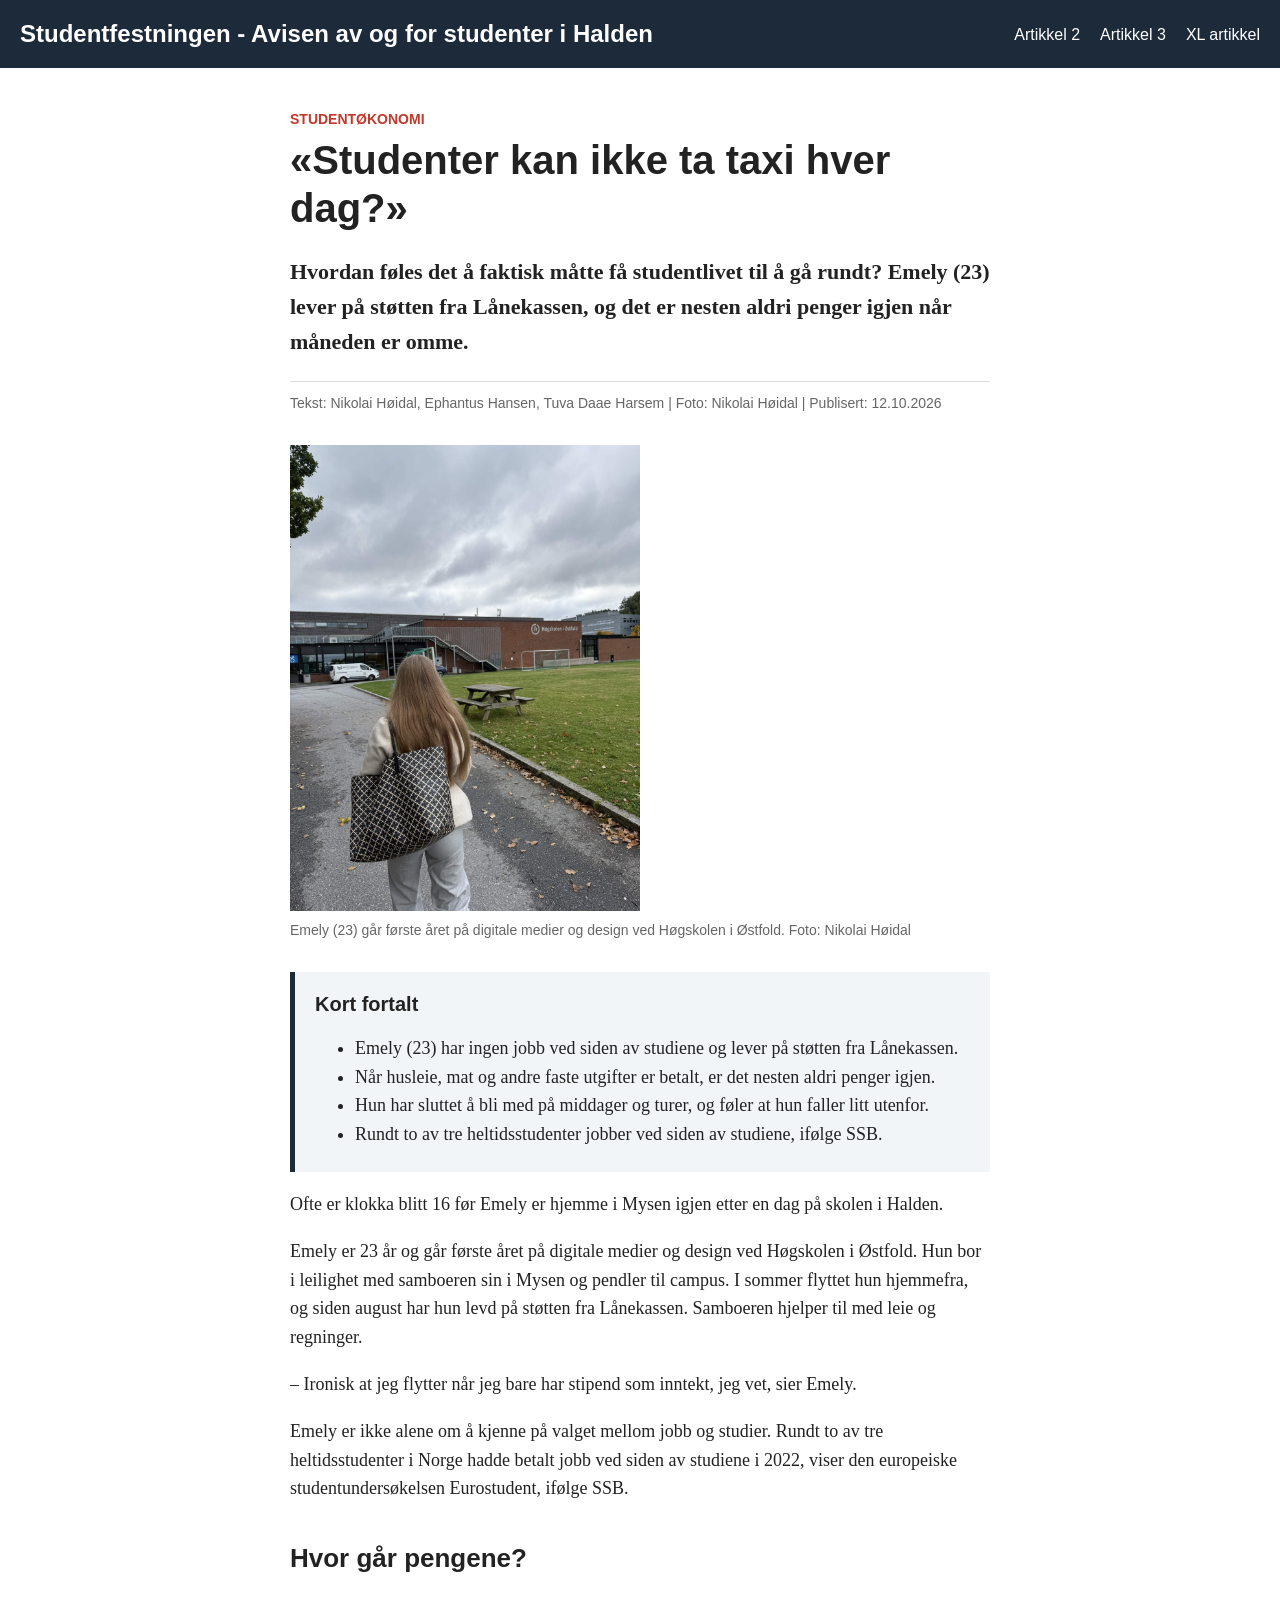
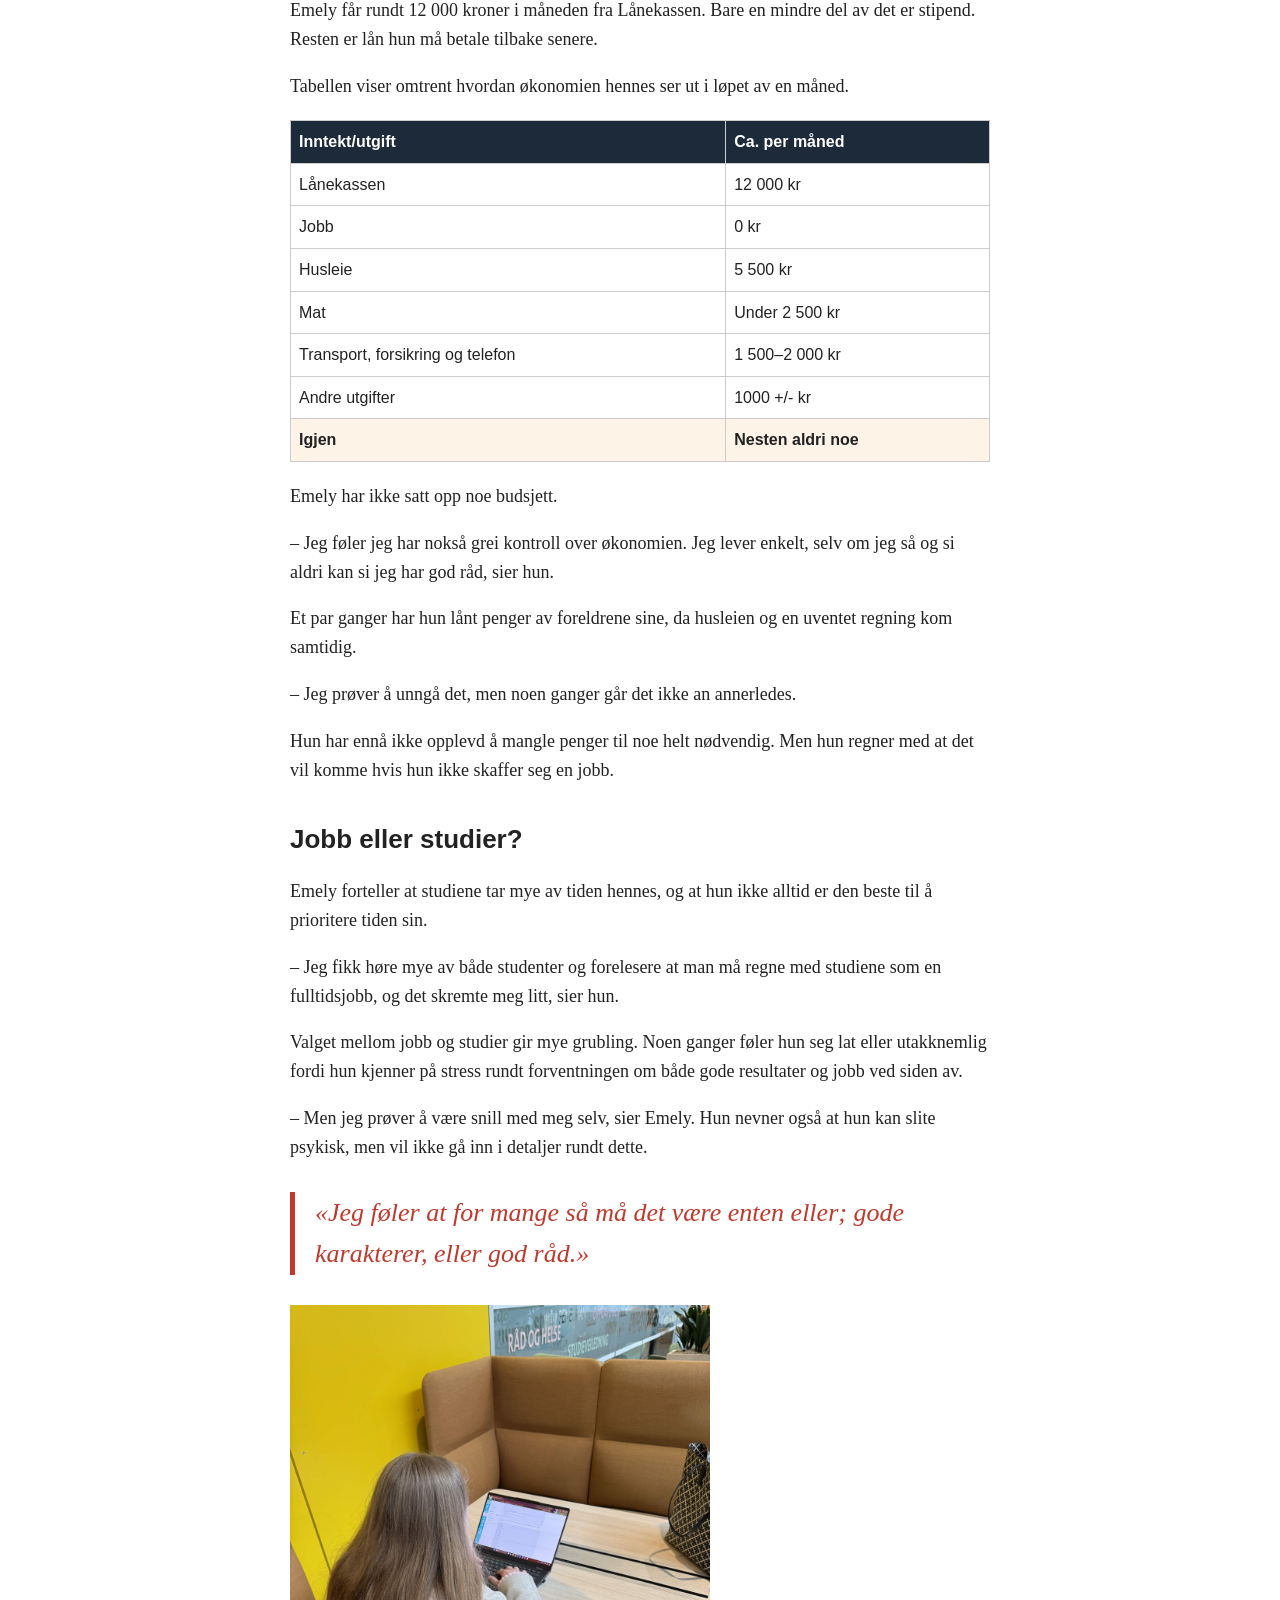
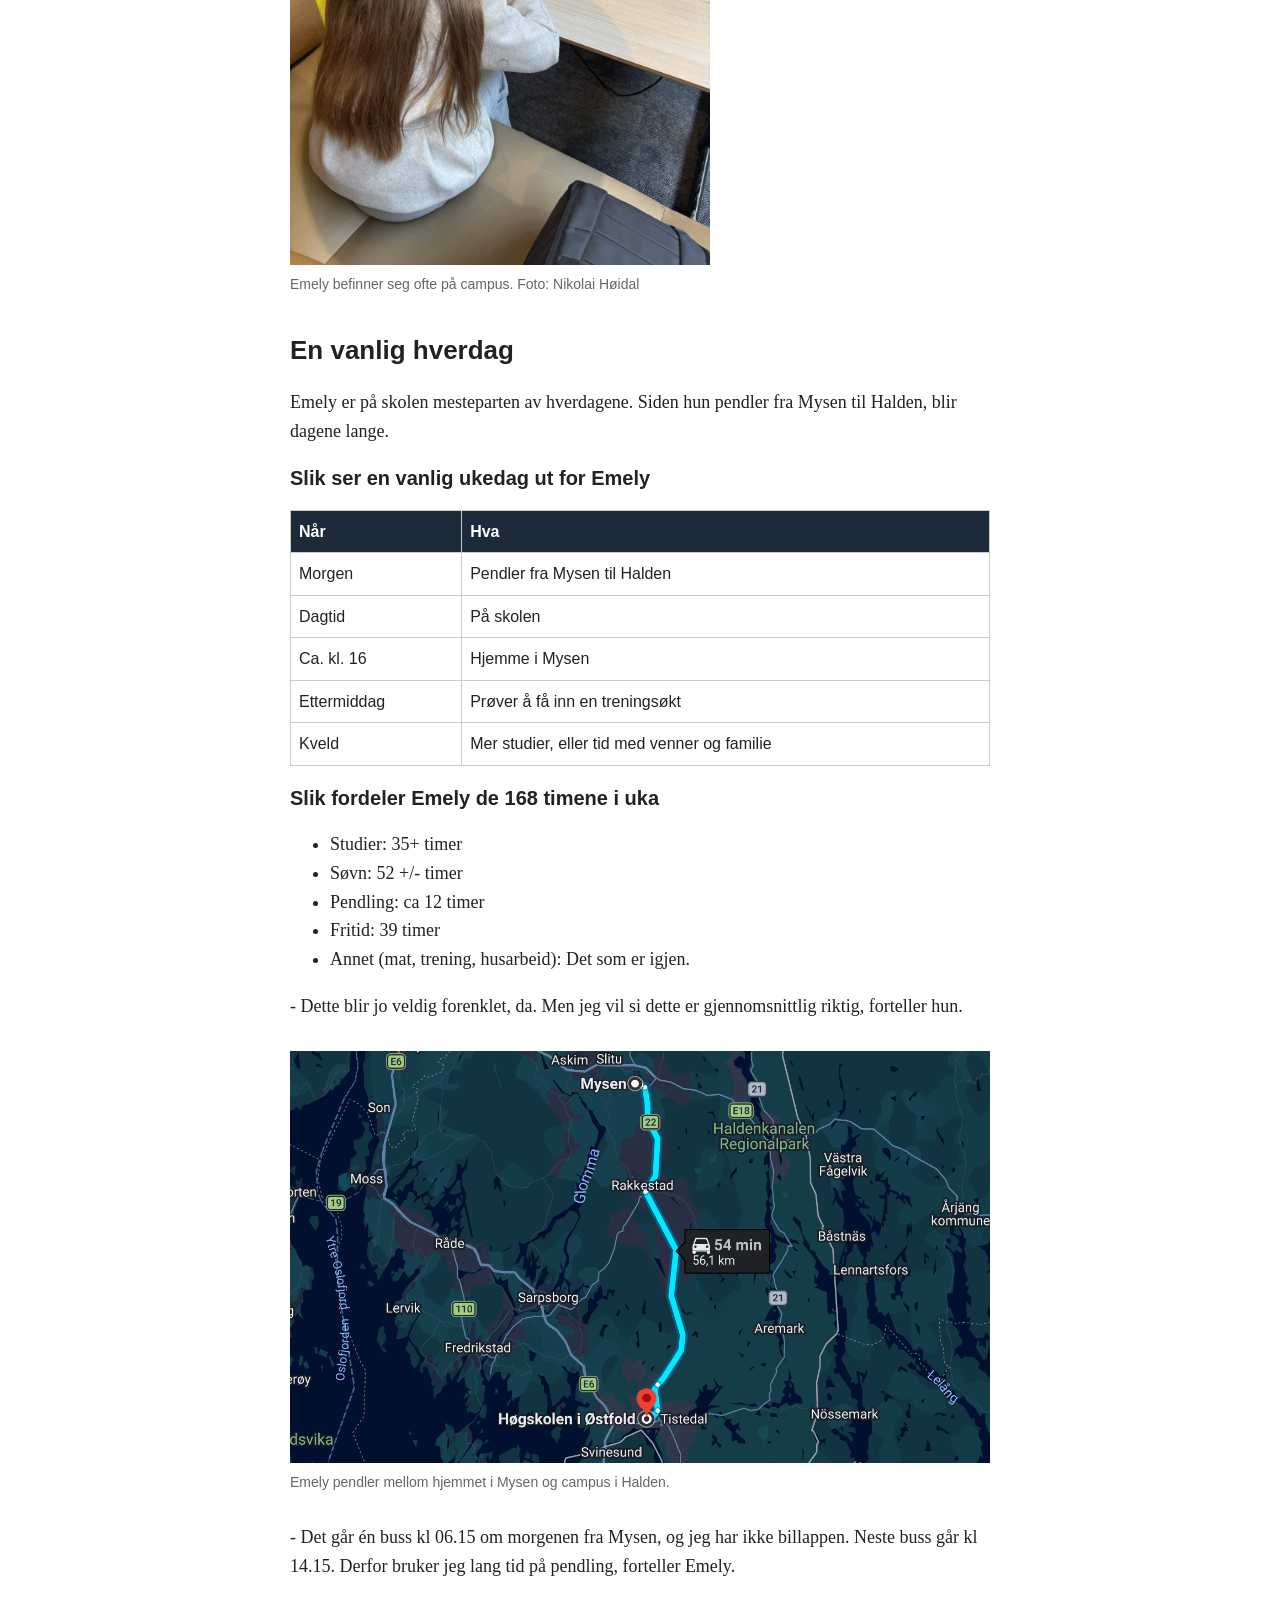
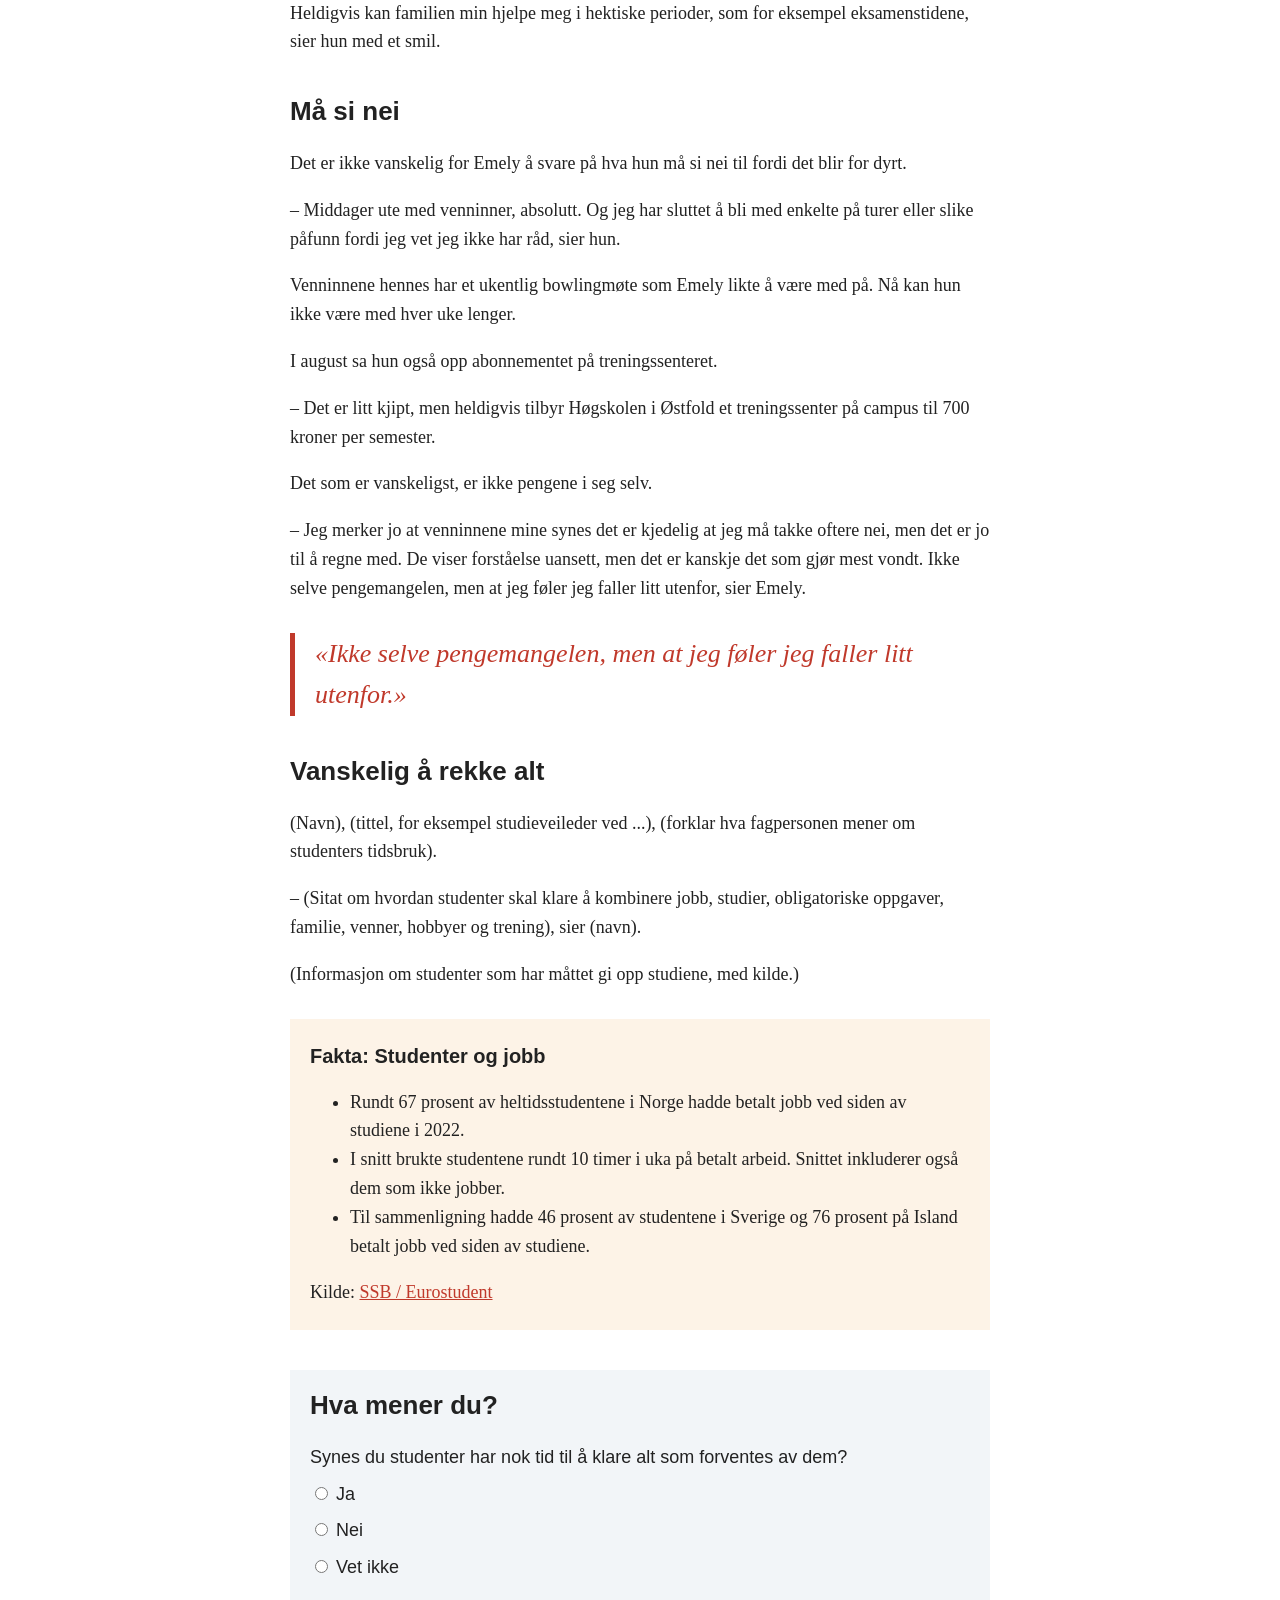
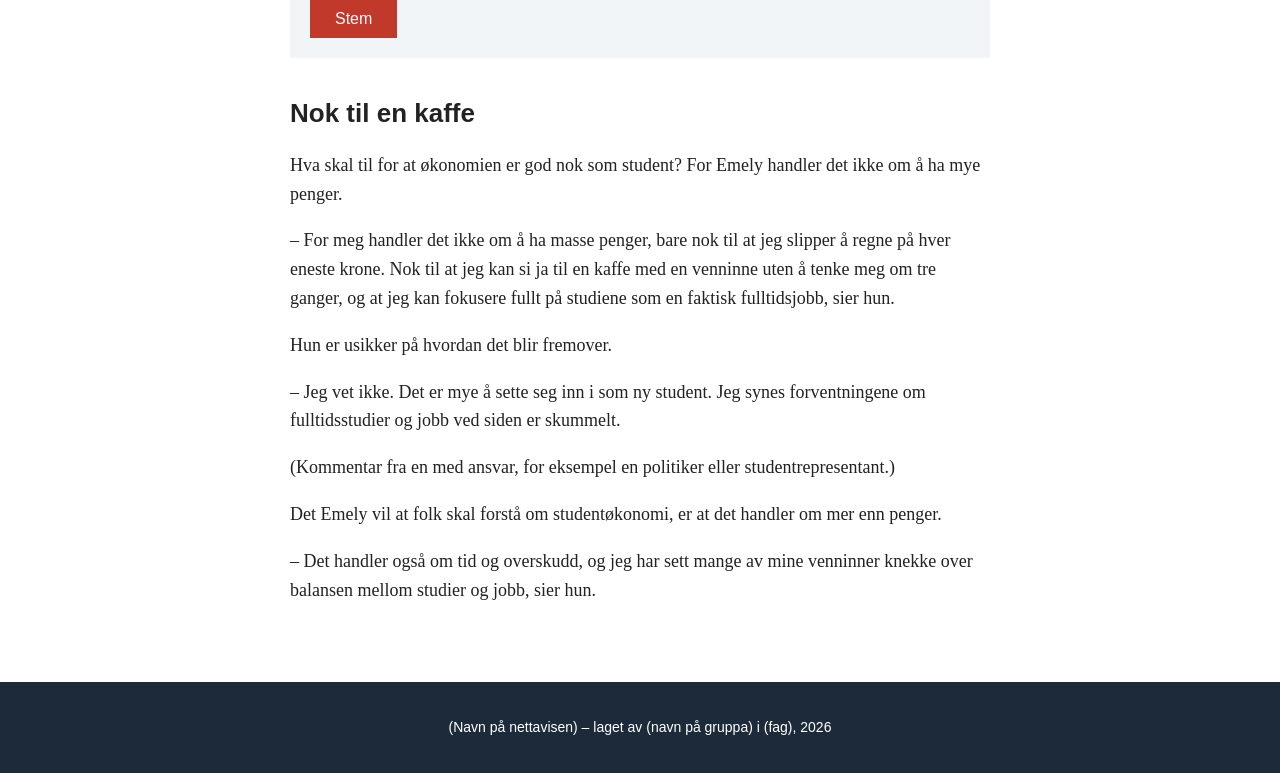
<file: index.html>
<!DOCTYPE html>
<html lang="no">
<head>
    <meta charset="UTF-8">
    <meta name="viewport" content="width=device-width, initial-scale=1.0">
    <title>Studenter kan ikke ta taxi hver dag</title>
    <link rel="stylesheet" href="style.css">
</head>
<body>
    <header>
        <p class="logo">Studentfestningen - Avisen av og for studenter i Halden</p>
        <nav>
    <ul>
        <li><a href="artikkel2.html">Artikkel 2</a></li>
        <li><a href="artikkel3.html">Artikkel 3</a></li>
        <li><a href="index2.html">XL artikkel</a></li>
    </ul>
</nav>
    </header>
    <main>
        <article>
            <p class="stikktittel">Studentøkonomi</p>
            <h1>«Studenter kan ikke ta taxi hver dag?»</h1>
            <p class="ingress">Hvordan føles det å faktisk måtte få studentlivet til å gå rundt? Emely (23) lever på støtten fra Lånekassen, og det er nesten aldri penger igjen når måneden er omme.</p>
            <p class="byline">Tekst: Nikolai Høidal, Ephantus Hansen, Tuva Daae Harsem | Foto: Nikolai Høidal | Publisert: 12.10.2026</p>

            <figure>
                <img src="bilder/hovedbilde.jpg" alt="Emely på vei inn til skolen" style="width: 50%;">
                <figcaption>Emely (23) går første året på digitale medier og design ved Høgskolen i Østfold. Foto: Nikolai Høidal</figcaption>
            </figure>
            <div class="kortversjon">
                <h2>Kort fortalt</h2>
                <ul>
                    <li>Emely (23) har ingen jobb ved siden av studiene og lever på støtten fra Lånekassen.</li>
                    <li>Når husleie, mat og andre faste utgifter er betalt, er det nesten aldri penger igjen.</li>
                    <li>Hun har sluttet å bli med på middager og turer, og føler at hun faller litt utenfor.</li>
                    <li>Rundt to av tre heltidsstudenter jobber ved siden av studiene, ifølge SSB.</li>
                </ul>
            </div>
            <p>Ofte er klokka blitt 16 før Emely er hjemme i Mysen igjen etter en dag på skolen i Halden.</p>
            <p>Emely er 23 år og går første året på digitale medier og design ved Høgskolen i Østfold. Hun bor i leilighet med samboeren sin i Mysen og pendler til campus. I sommer flyttet hun hjemmefra, og siden august har hun levd på støtten fra Lånekassen. Samboeren hjelper til med leie og regninger.</p>
            <p>– Ironisk at jeg flytter når jeg bare har stipend som inntekt, jeg vet, sier Emely.</p>
            <p>Emely er ikke alene om å kjenne på valget mellom jobb og studier. Rundt to av tre heltidsstudenter i Norge hadde betalt jobb ved siden av studiene i 2022, viser den europeiske studentundersøkelsen Eurostudent, ifølge SSB.</p>
            <section>
                <h2>Hvor går pengene?</h2>
                <p>Emely får rundt 12 000 kroner i måneden fra Lånekassen. Bare en mindre del av det er stipend. Resten er lån hun må betale tilbake senere.</p>
                <p>Tabellen viser omtrent hvordan økonomien hennes ser ut i løpet av en måned.</p>
                <table>
                    <tr>
                        <th>Inntekt/utgift</th>
                        <th>Ca. per måned</th>
                    </tr>
                    <tr>
                        <td>Lånekassen</td>
                        <td>12 000 kr</td>
                    </tr>
                    <tr>
                        <td>Jobb</td>
                        <td>0 kr</td>
                    </tr>
                    <tr>
                        <td>Husleie</td>
                        <td>5 500 kr</td>
                    </tr>
                    <tr>
                        <td>Mat</td>
                        <td>Under 2 500 kr</td>
                    </tr>
                    <tr>
                        <td>Transport, forsikring og telefon</td>
                        <td>1 500–2 000 kr</td>
                    </tr>
                    <tr>
                        <td>Andre utgifter</td>
                        <td>1000 +/- kr</td>
                    </tr>
                    <tr class="igjen">
                        <td>Igjen</td>
                        <td>Nesten aldri noe</td>
                    </tr>
                </table>
                <p>Emely har ikke satt opp noe budsjett.</p>
                <p>– Jeg føler jeg har nokså grei kontroll over økonomien. Jeg lever enkelt, selv om jeg så og si aldri kan si jeg har god råd, sier hun.</p>
                <p>Et par ganger har hun lånt penger av foreldrene sine, da husleien og en uventet regning kom samtidig.</p>
                <p>– Jeg prøver å unngå det, men noen ganger går det ikke an annerledes.</p>
                <p>Hun har ennå ikke opplevd å mangle penger til noe helt nødvendig. Men hun regner med at det vil komme hvis hun ikke skaffer seg en jobb.</p>
            </section>
            <section>
                <h2>Jobb eller studier?</h2>
                <p>Emely forteller at studiene tar mye av tiden hennes, og at hun ikke alltid er den beste til å prioritere tiden sin.</p>
                <p>– Jeg fikk høre mye av både studenter og forelesere at man må regne med studiene som en fulltidsjobb, og det skremte meg litt, sier hun.</p>
                <p>Valget mellom jobb og studier gir mye grubling. Noen ganger føler hun seg lat eller utakknemlig fordi hun kjenner på stress rundt forventningen om både gode resultater og jobb ved siden av.</p>
                <p>– Men jeg prøver å være snill med meg selv, sier Emely. Hun nevner også at hun kan slite psykisk, men vil ikke gå inn i detaljer rundt dette.</p>
                <blockquote>
                    <p>«Jeg føler at for mange så må det være enten eller; gode karakterer, eller god råd.»</p>
                </blockquote>
            </section>
            <figure>
                <img src="bilder/campus.jpg" alt="Emely på campus i Halden" style="width: 60%;">
                <figcaption>Emely befinner seg ofte på campus. Foto: Nikolai Høidal</figcaption>
            </figure>
            <section>
                <h2>En vanlig hverdag</h2>
                <p>Emely er på skolen mesteparten av hverdagene. Siden hun pendler fra Mysen til Halden, blir dagene lange.</p>
                <h3>Slik ser en vanlig ukedag ut for Emely</h3>
                <table>
                    <tr>
                        <th>Når</th>
                        <th>Hva</th>
                    </tr>
                    <tr>
                        <td>Morgen</td>
                        <td>Pendler fra Mysen til Halden</td>
                    </tr>
                    <tr>
                        <td>Dagtid</td>
                        <td>På skolen</td>
                    </tr>
                    <tr>
                        <td>Ca. kl. 16</td>
                        <td>Hjemme i Mysen</td>
                    </tr>
                    <tr>
                        <td>Ettermiddag</td>
                        <td>Prøver å få inn en treningsøkt</td>
                    </tr>
                    <tr>
                        <td>Kveld</td>
                        <td>Mer studier, eller tid med venner og familie</td>
                    </tr>
                </table>
                <h3>Slik fordeler Emely de 168 timene i uka</h3>
                <ul>
                    <li>Studier: 35+ timer</li>
                    <li>Søvn: 52 +/- timer</li>
                    <li>Pendling: ca 12 timer</li>
                    <li>Fritid: 39 timer</li>
                    <li>Annet (mat, trening, husarbeid): Det som er igjen.</li>
                </ul>
                <p>- Dette blir jo veldig forenklet, da. Men jeg vil si dette er gjennomsnittlig riktig, forteller hun.</p>
                <figure>
                    <img src="bilder/kart.png" alt="Kart som viser Emelys vei mellom Mysen og Halden">
                    <figcaption>Emely pendler mellom hjemmet i Mysen og campus i Halden.</figcaption>
                </figure>
                <p>- Det går én buss kl 06.15 om morgenen fra Mysen, og jeg har ikke billappen. Neste buss går kl 14.15. Derfor bruker jeg lang tid på pendling, forteller Emely.</p>
                <p>Heldigvis kan familien min hjelpe meg i hektiske perioder, som for eksempel eksamenstidene, sier hun med et smil.</p>
            </section>
            <section>
                <h2>Må si nei</h2>
                <p>Det er ikke vanskelig for Emely å svare på hva hun må si nei til fordi det blir for dyrt.</p>
                <p>– Middager ute med venninner, absolutt. Og jeg har sluttet å bli med enkelte på turer eller slike påfunn fordi jeg vet jeg ikke har råd, sier hun.</p>
                <p>Venninnene hennes har et ukentlig bowlingmøte som Emely likte å være med på. Nå kan hun ikke være med hver uke lenger.</p>
                <p>I august sa hun også opp abonnementet på treningssenteret.</p>
                <p>– Det er litt kjipt, men heldigvis tilbyr Høgskolen i Østfold et treningssenter på campus til 700 kroner per semester.</p>
                <p>Det som er vanskeligst, er ikke pengene i seg selv.</p>
                <p>– Jeg merker jo at venninnene mine synes det er kjedelig at jeg må takke oftere nei, men det er jo til å regne med. De viser forståelse uansett, men det er kanskje det som gjør mest vondt. Ikke selve pengemangelen, men at jeg føler jeg faller litt utenfor, sier Emely.</p>
                <blockquote>
                    <p>«Ikke selve pengemangelen, men at jeg føler jeg faller litt utenfor.»</p>
                </blockquote>
            </section>
            <section>
                <h2>Vanskelig å rekke alt</h2>
                <p>(Navn), (tittel, for eksempel studieveileder ved ...), (forklar hva fagpersonen mener om studenters tidsbruk).</p>
                <p>– (Sitat om hvordan studenter skal klare å kombinere jobb, studier, obligatoriske oppgaver, familie, venner, hobbyer og trening), sier (navn).</p>
                <p>(Informasjon om studenter som har måttet gi opp studiene, med kilde.)</p>
                <div class="faktaboks">
                    <h3>Fakta: Studenter og jobb</h3>
                    <ul>
                        <li>Rundt 67 prosent av heltidsstudentene i Norge hadde betalt jobb ved siden av studiene i 2022.</li>
                        <li>I snitt brukte studentene rundt 10 timer i uka på betalt arbeid. Snittet inkluderer også dem som ikke jobber.</li>
                        <li>Til sammenligning hadde 46 prosent av studentene i Sverige og 76 prosent på Island betalt jobb ved siden av studiene.</li>
                    </ul>
                    <p>Kilde: <a href="https://www.ssb.no/utdanning/hoyere-utdanning/artikler/mye-jobb-forer-til-mindre-studietid--men-ikke-all-jobb-gar-pa-bekostning-av-studiene">SSB / Eurostudent</a></p>
                </div>
            </section>
            <!-- Knappen gjør ingenting ennå. -->
            <section class="avstemning">
                <h2>Hva mener du?</h2>
                <form>
                    <p>Synes du studenter har nok tid til å klare alt som forventes av dem?</p>
                    <p>
                        <input type="radio" id="ja" name="svar" value="ja">
                        <label for="ja">Ja</label>
                    </p>
                    <p>
                        <input type="radio" id="nei" name="svar" value="nei">
                        <label for="nei">Nei</label>
                    </p>
                    <p>
                        <input type="radio" id="vetikke" name="svar" value="vet ikke">
                        <label for="vetikke">Vet ikke</label>
                    </p>
                    <button type="submit">Stem</button>
                </form>
            </section>
            <section>
                <h2>Nok til en kaffe</h2>
                <p>Hva skal til for at økonomien er god nok som student? For Emely handler det ikke om å ha mye penger.</p>
                <p>– For meg handler det ikke om å ha masse penger, bare nok til at jeg slipper å regne på hver eneste krone. Nok til at jeg kan si ja til en kaffe med en venninne uten å tenke meg om tre ganger, og at jeg kan fokusere fullt på studiene som en faktisk fulltidsjobb, sier hun.</p>
                <p>Hun er usikker på hvordan det blir fremover.</p>
                <p>– Jeg vet ikke. Det er mye å sette seg inn i som ny student. Jeg synes forventningene om fulltidsstudier og jobb ved siden er skummelt.</p>
                <p>(Kommentar fra en med ansvar, for eksempel en politiker eller studentrepresentant.)</p>
                <p>Det Emely vil at folk skal forstå om studentøkonomi, er at det handler om mer enn penger.</p>
                <p>– Det handler også om tid og overskudd, og jeg har sett mange av mine venninner knekke over balansen mellom studier og jobb, sier hun.</p>
            </section>
        </article>
    </main>
    <footer>
        <p>(Navn på nettavisen) – laget av (navn på gruppa) i (fag), 2026</p>
    </footer>

</body>
</html>
</file>
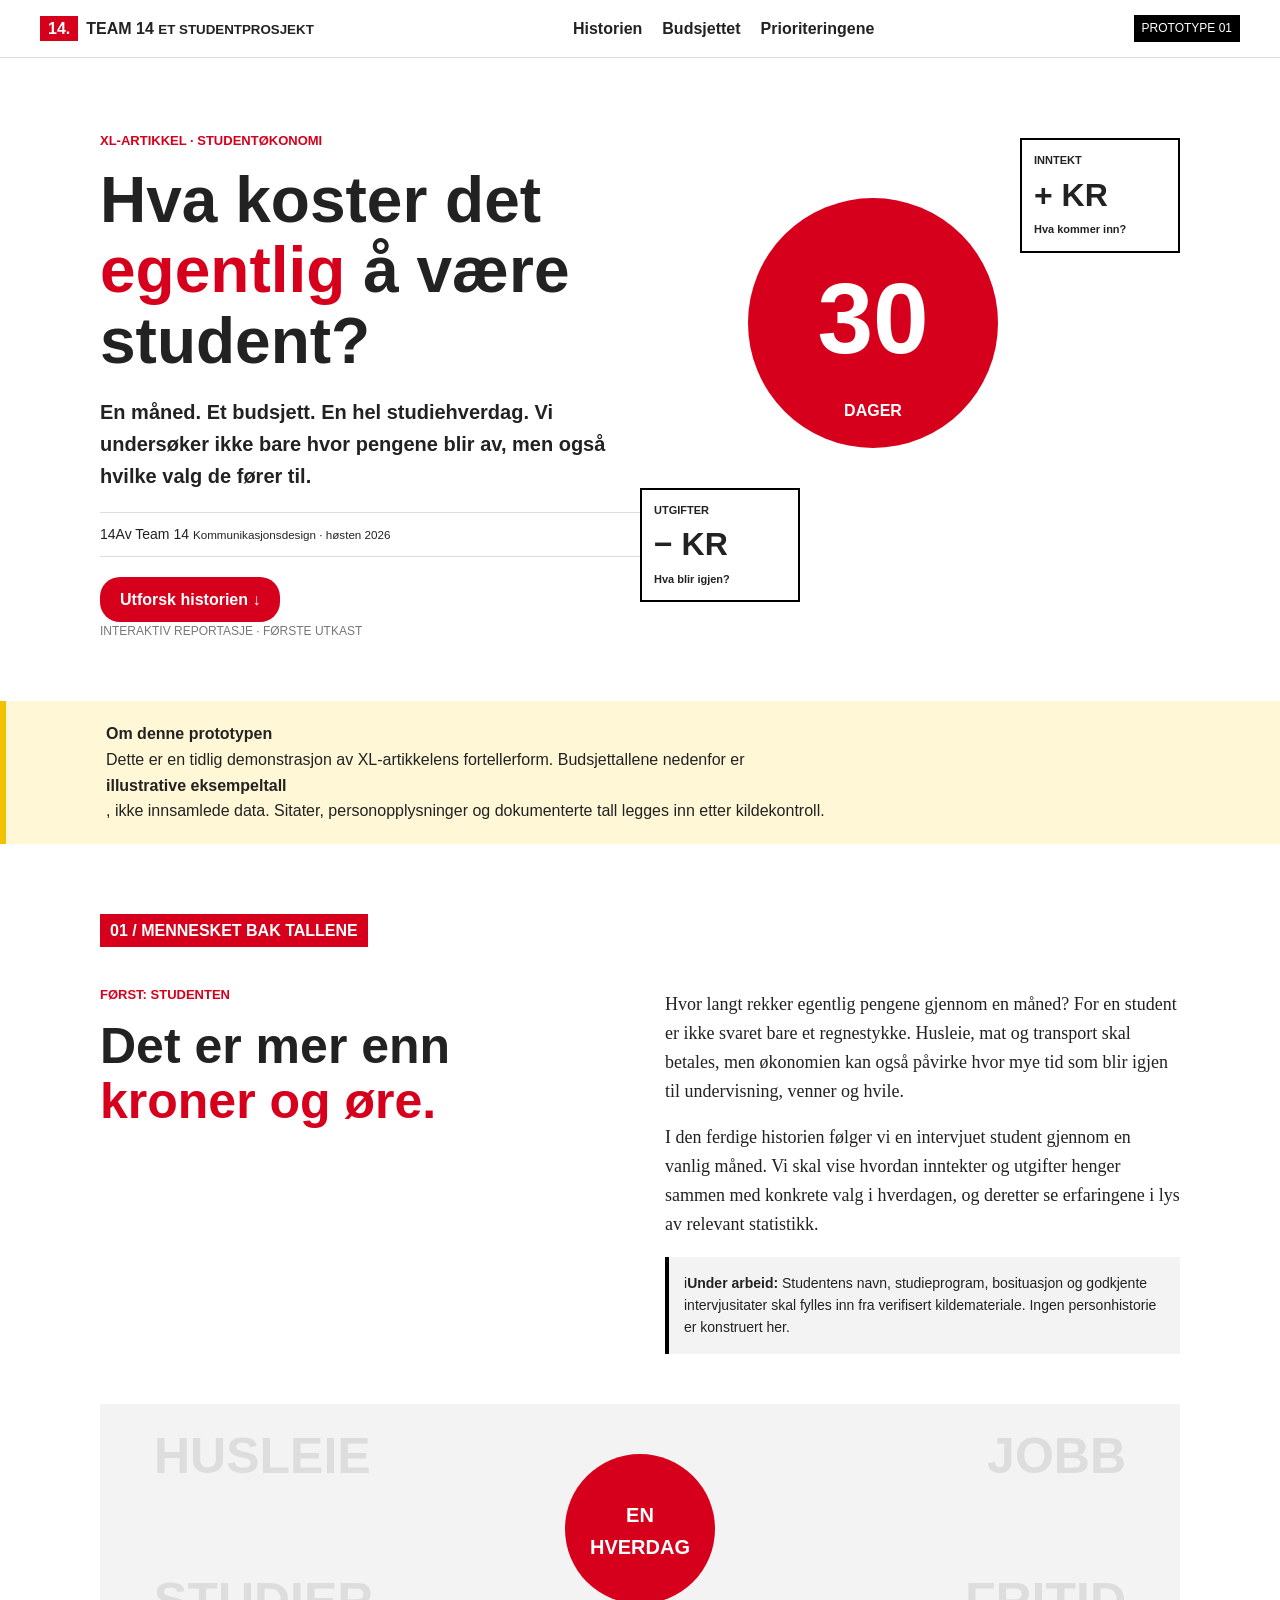
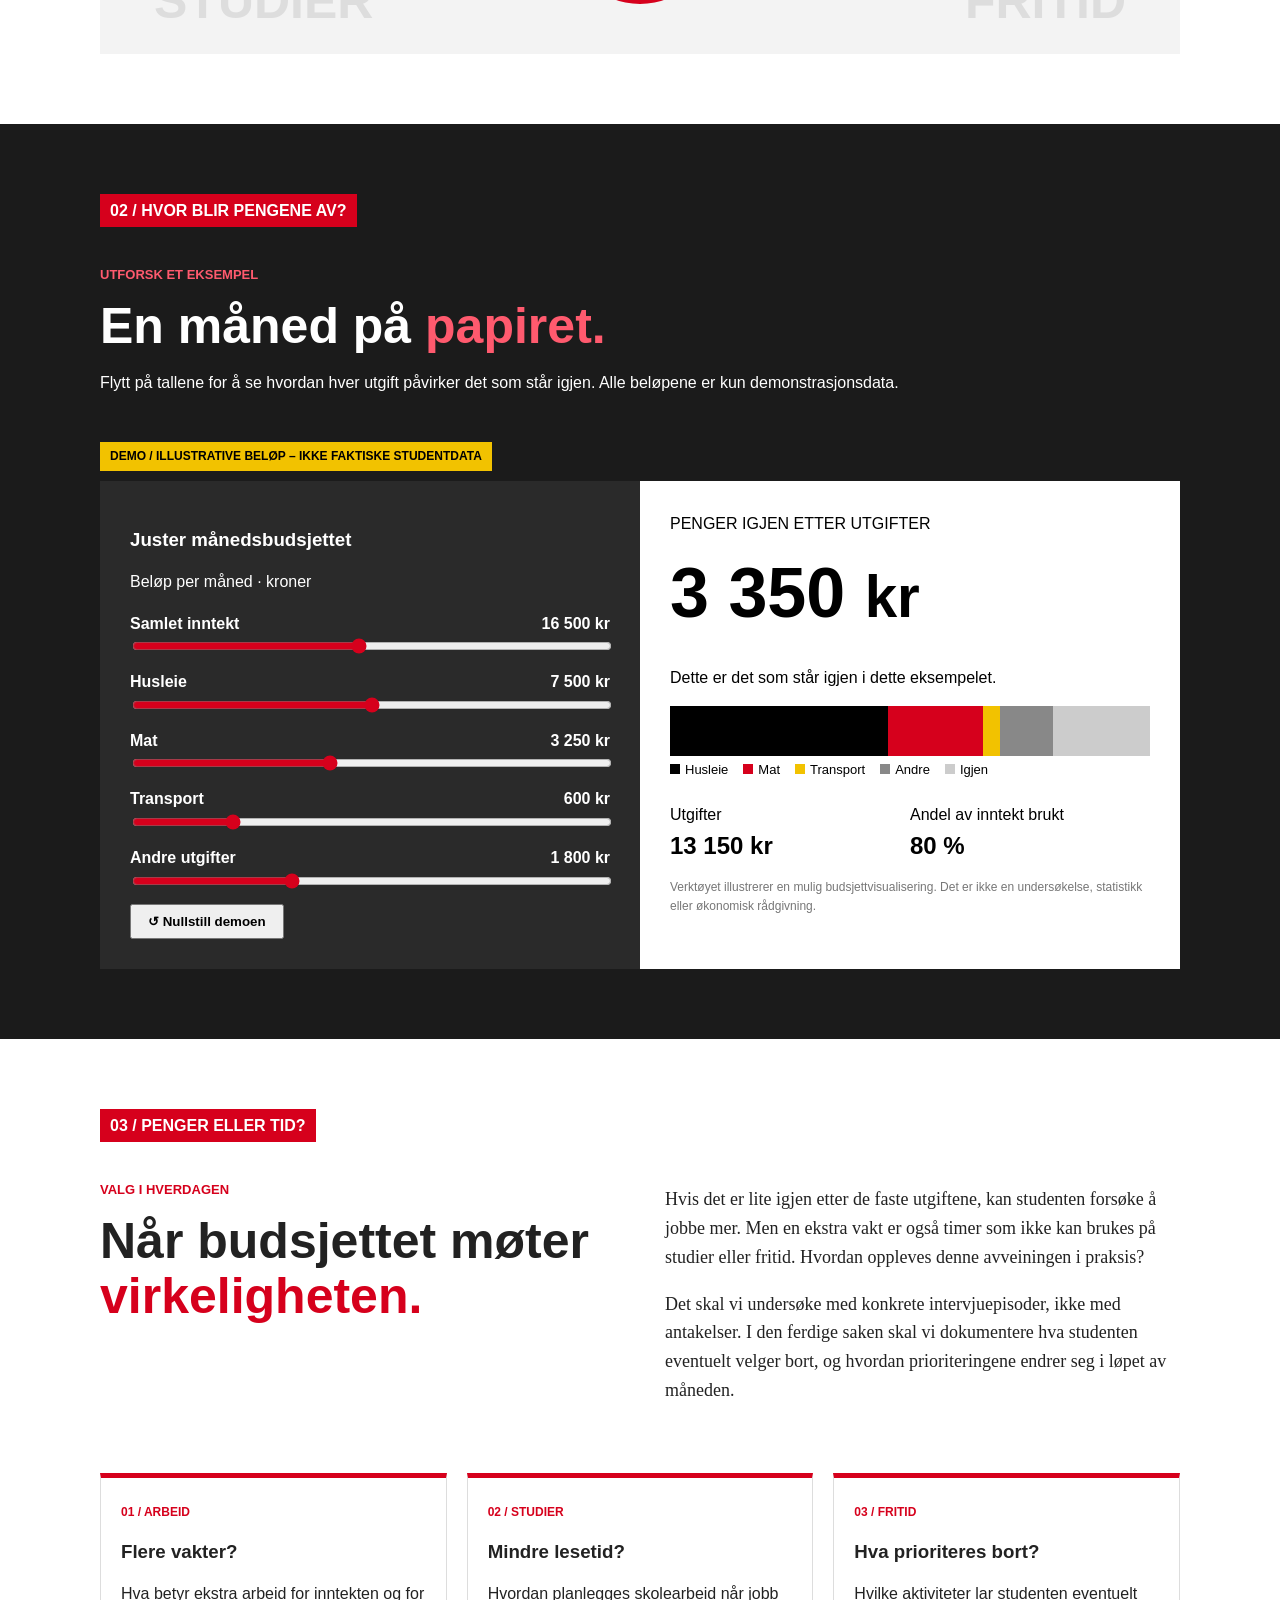
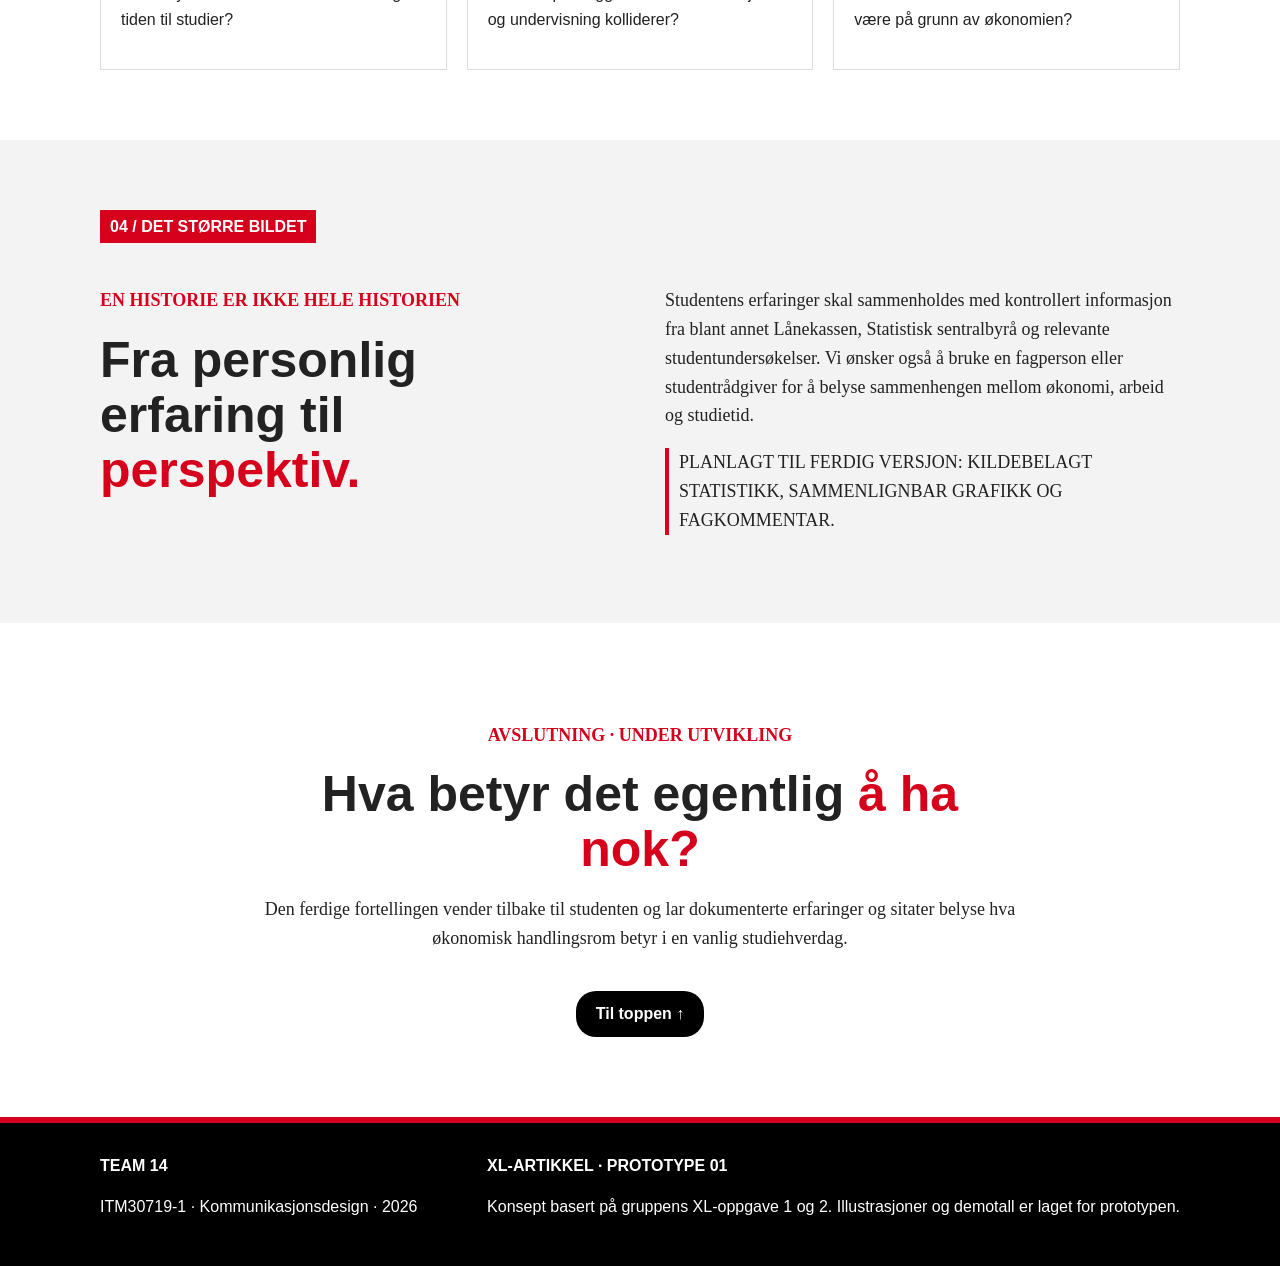
<file: index2.html>
<!doctype html>
<html lang="no">
<head>
  <meta charset="utf-8">
  <meta name="viewport" content="width=device-width,initial-scale=1">
  <meta name="theme-color" content="#0d1a22">
  <meta name="description" content="Team 14 – første prototype til XL-artikkelen om studentøkonomi.">
  <title>Hva koster det egentlig å være student? | Team 14</title>
  <link rel="stylesheet" href="styles.css">
  <script defer src="script.js"></script>
</head>
<body>
  <div id="progress" aria-hidden="true"></div>
  <a class="skip" href="#innhold">Hopp til innhold</a>
  <header class="site-header">
    <a class="brand" href="#topp" aria-label="Team 14, til toppen"><span class="brand-icon">14<span class="brand-dot">.</span></span><span>TEAM 14 <small>ET STUDENTPROSJEKT</small></span></a>
    <nav aria-label="Hovedmeny"><a href="#historien">Historien</a><a href="#budsjett">Budsjettet</a><a href="#valg">Prioriteringene</a></nav>
    <span class="status">PROTOTYPE 01</span>
  </header>
  <main id="innhold">
    <section class="hero" id="topp" aria-labelledby="hero-title">
      <div class="hero-copy">
        <p class="eyebrow"><span class="eyebrow-line"></span> XL-ARTIKKEL · STUDENTØKONOMI</p>
        <h1 id="hero-title">Hva koster det <em>egentlig</em> å være student?</h1>
        <p class="hero-lede">En måned. Et budsjett. En hel studiehverdag. Vi undersøker ikke bare hvor pengene blir av, men også hvilke valg de fører til.</p>
        <div class="byline"><span class="byline-mark">14</span><span>Av Team 14 <small>Kommunikasjonsdesign · høsten 2026</small></span></div>
        <a class="explore" href="#historien">Utforsk historien <span aria-hidden="true">↓</span></a>
      </div>
      <div class="hero-art" aria-hidden="true">
        <div class="ticket ticket-top"><span>INNTEKT</span><strong>+ KR</strong><i></i><small>Hva kommer inn?</small></div>
        <div class="hero-circle"><span>30</span><small>DAGER</small></div>
        <div class="ticket ticket-bottom"><span>UTGIFTER</span><strong>− KR</strong><i></i><small>Hva blir igjen?</small></div>
        <span class="hero-orbit orbit-one"></span><span class="hero-orbit orbit-two"></span>
      </div>
      <div class="hero-footnote">INTERAKTIV REPORTASJE · FØRSTE UTKAST</div>
    </section>

    <div class="prototype-banner" role="note"><strong>Om denne prototypen</strong><span>Dette er en tidlig demonstrasjon av XL-artikkelens fortellerform. Budsjettallene nedenfor er <strong>illustrative eksempeltall</strong>, ikke innsamlede data. Sitater, personopplysninger og dokumenterte tall legges inn etter kildekontroll.</span></div>

    <section class="chapter intro" id="historien">
      <div class="chapter-number">01 <span>/</span> MENNESKET BAK TALLENE</div>
      <div class="intro-grid">
        <div><p class="eyebrow dark">FØRST: STUDENTEN</p><h2>Det er mer enn <span>kroner og øre.</span></h2></div>
        <div class="readable"><p>Hvor langt rekker egentlig pengene gjennom en måned? For en student er ikke svaret bare et regnestykke. Husleie, mat og transport skal betales, men økonomien kan også påvirke hvor mye tid som blir igjen til undervisning, venner og hvile.</p>
        <p>I den ferdige historien følger vi en intervjuet student gjennom en vanlig måned. Vi skal vise hvordan inntekter og utgifter henger sammen med konkrete valg i hverdagen, og deretter se erfaringene i lys av relevant statistikk.</p>
        <div class="source-note"><span class="source-icon">i</span><span><strong>Under arbeid:</strong> Studentens navn, studieprogram, bosituasjon og godkjente intervjusitater skal fylles inn fra verifisert kildemateriale. Ingen personhistorie er konstruert her.</span></div></div>
      </div>
      <div class="visual-break" role="img" aria-label="Illustrasjon med ordene husleie, jobb, studier og fritid"><span class="float-word fw1">HUSLEIE</span><span class="float-word fw2">JOBB</span><span class="float-word fw3">STUDIER</span><span class="float-word fw4">FRITID</span><div class="center-stamp">EN<br>HVERDAG</div></div>
    </section>

    <section class="dark-section" id="budsjett">
      <div class="chapter container"><div class="chapter-number light">02 <span>/</span> HVOR BLIR PENGENE AV?</div><div class="budget-heading"><div><p class="eyebrow">UTFORSK ET EKSEMPEL</p><h2>En måned på <em>papiret.</em></h2></div><p>Flytt på tallene for å se hvordan hver utgift påvirker det som står igjen. Alle beløpene er kun demonstrasjonsdata.</p></div>
      <div class="demo-label">DEMO / ILLUSTRATIVE BELØP – IKKE FAKTISKE STUDENTDATA</div>
      <div class="budget-panel">
        <div class="budget-controls"><h3>Juster månedsbudsjettet</h3><p class="control-sub">Beløp per måned · kroner</p>
          <div class="slider-row"><label for="income">Samlet inntekt <output id="income-out" for="income"></output></label><input type="range" id="income" min="8000" max="26000" step="500" value="16500"></div>
          <div class="slider-row"><label for="rent">Husleie <output id="rent-out" for="rent"></output></label><input type="range" id="rent" min="3000" max="12000" step="250" value="7500"></div>
          <div class="slider-row"><label for="food">Mat <output id="food-out" for="food"></output></label><input type="range" id="food" min="1000" max="6500" step="250" value="3200"></div>
          <div class="slider-row"><label for="travel">Transport <output id="travel-out" for="travel"></output></label><input type="range" id="travel" min="0" max="3000" step="100" value="600"></div>
          <div class="slider-row"><label for="other">Andre utgifter <output id="other-out" for="other"></output></label><input type="range" id="other" min="0" max="5500" step="100" value="1800"></div>
          <button type="button" class="reset" id="reset">↺ Nullstill demoen</button>
        </div>
        <div class="budget-results" aria-live="polite"><div class="remaining-label">PENGER IGJEN ETTER UTGIFTER</div><div class="remaining" id="remaining">3 400 <small>kr</small></div><p class="remaining-caption" id="remaining-caption">Dette er det som står igjen i dette eksempelet.</p>
          <div class="bar-chart" aria-label="Visuell fordeling av inntekt"><div id="bar-rent" class="bar-rent" title="Husleie"></div><div id="bar-food" class="bar-food" title="Mat"></div><div id="bar-travel" class="bar-travel" title="Transport"></div><div id="bar-other" class="bar-other" title="Andre utgifter"></div><div id="bar-left" class="bar-left" title="Igjen"></div></div>
          <div class="legend"><span><i class="dot rent"></i>Husleie</span><span><i class="dot food"></i>Mat</span><span><i class="dot travel"></i>Transport</span><span><i class="dot other"></i>Andre</span><span><i class="dot left"></i>Igjen</span></div><div class="result-meta"><div><span>Utgifter</span><strong id="expenses">13 100 kr</strong></div><div><span>Andel av inntekt brukt</span><strong id="share">79 %</strong></div></div>
          <p class="tiny-note">Verktøyet illustrerer en mulig budsjettvisualisering. Det er ikke en undersøkelse, statistikk eller økonomisk rådgivning.</p>
        </div>
      </div></div>
    </section>

    <section class="chapter choice" id="valg"><div class="chapter-number">03 <span>/</span> PENGER ELLER TID?</div><div class="choice-grid"><div><p class="eyebrow dark">VALG I HVERDAGEN</p><h2>Når budsjettet møter <span>virkeligheten.</span></h2></div><div class="readable"><p>Hvis det er lite igjen etter de faste utgiftene, kan studenten forsøke å jobbe mer. Men en ekstra vakt er også timer som ikke kan brukes på studier eller fritid. Hvordan oppleves denne avveiningen i praksis?</p><p>Det skal vi undersøke med konkrete intervjuepisoder, ikke med antakelser. I den ferdige saken skal vi dokumentere hva studenten eventuelt velger bort, og hvordan prioriteringene endrer seg i løpet av måneden.</p></div></div>
      <div class="choice-cards"><article><span>01 / ARBEID</span><h3>Flere vakter?</h3><p>Hva betyr ekstra arbeid for inntekten og for tiden til studier?</p></article><article><span>02 / STUDIER</span><h3>Mindre lesetid?</h3><p>Hvordan planlegges skolearbeid når jobb og undervisning kolliderer?</p></article><article><span>03 / FRITID</span><h3>Hva prioriteres bort?</h3><p>Hvilke aktiviteter lar studenten eventuelt være på grunn av økonomien?</p></article></div>
    </section>
    <section class="context-section"><div class="chapter container"><div class="chapter-number light">04 <span>/</span> DET STØRRE BILDET</div><div class="context-grid"><div><p class="eyebrow">EN HISTORIE ER IKKE HELE HISTORIEN</p><h2>Fra personlig erfaring til <em>perspektiv.</em></h2></div><div><p>Studentens erfaringer skal sammenholdes med kontrollert informasjon fra blant annet Lånekassen, Statistisk sentralbyrå og relevante studentundersøkelser. Vi ønsker også å bruke en fagperson eller studentrådgiver for å belyse sammenhengen mellom økonomi, arbeid og studietid.</p><p class="pending">PLANLAGT TIL FERDIG VERSJON: KILDEBELAGT STATISTIKK, SAMMENLIGNBAR GRAFIKK OG FAGKOMMENTAR.</p></div></div></div></section>
    <section class="ending"><p class="eyebrow dark">AVSLUTNING · UNDER UTVIKLING</p><h2>Hva betyr det egentlig <em>å ha nok?</em></h2><p>Den ferdige fortellingen vender tilbake til studenten og lar dokumenterte erfaringer og sitater belyse hva økonomisk handlingsrom betyr i en vanlig studiehverdag.</p><a class="return" href="#topp">Til toppen ↑</a></section>
  </main>
  <footer class="footer"><div><strong>TEAM 14</strong><p>ITM30719-1 · Kommunikasjonsdesign · 2026</p></div><div><strong>XL-ARTIKKEL · PROTOTYPE 01</strong><p>Konsept basert på gruppens XL-oppgave 1 og 2. Illustrasjoner og demotall er laget for prototypen.</p></div></footer>
</body></html>
</file>
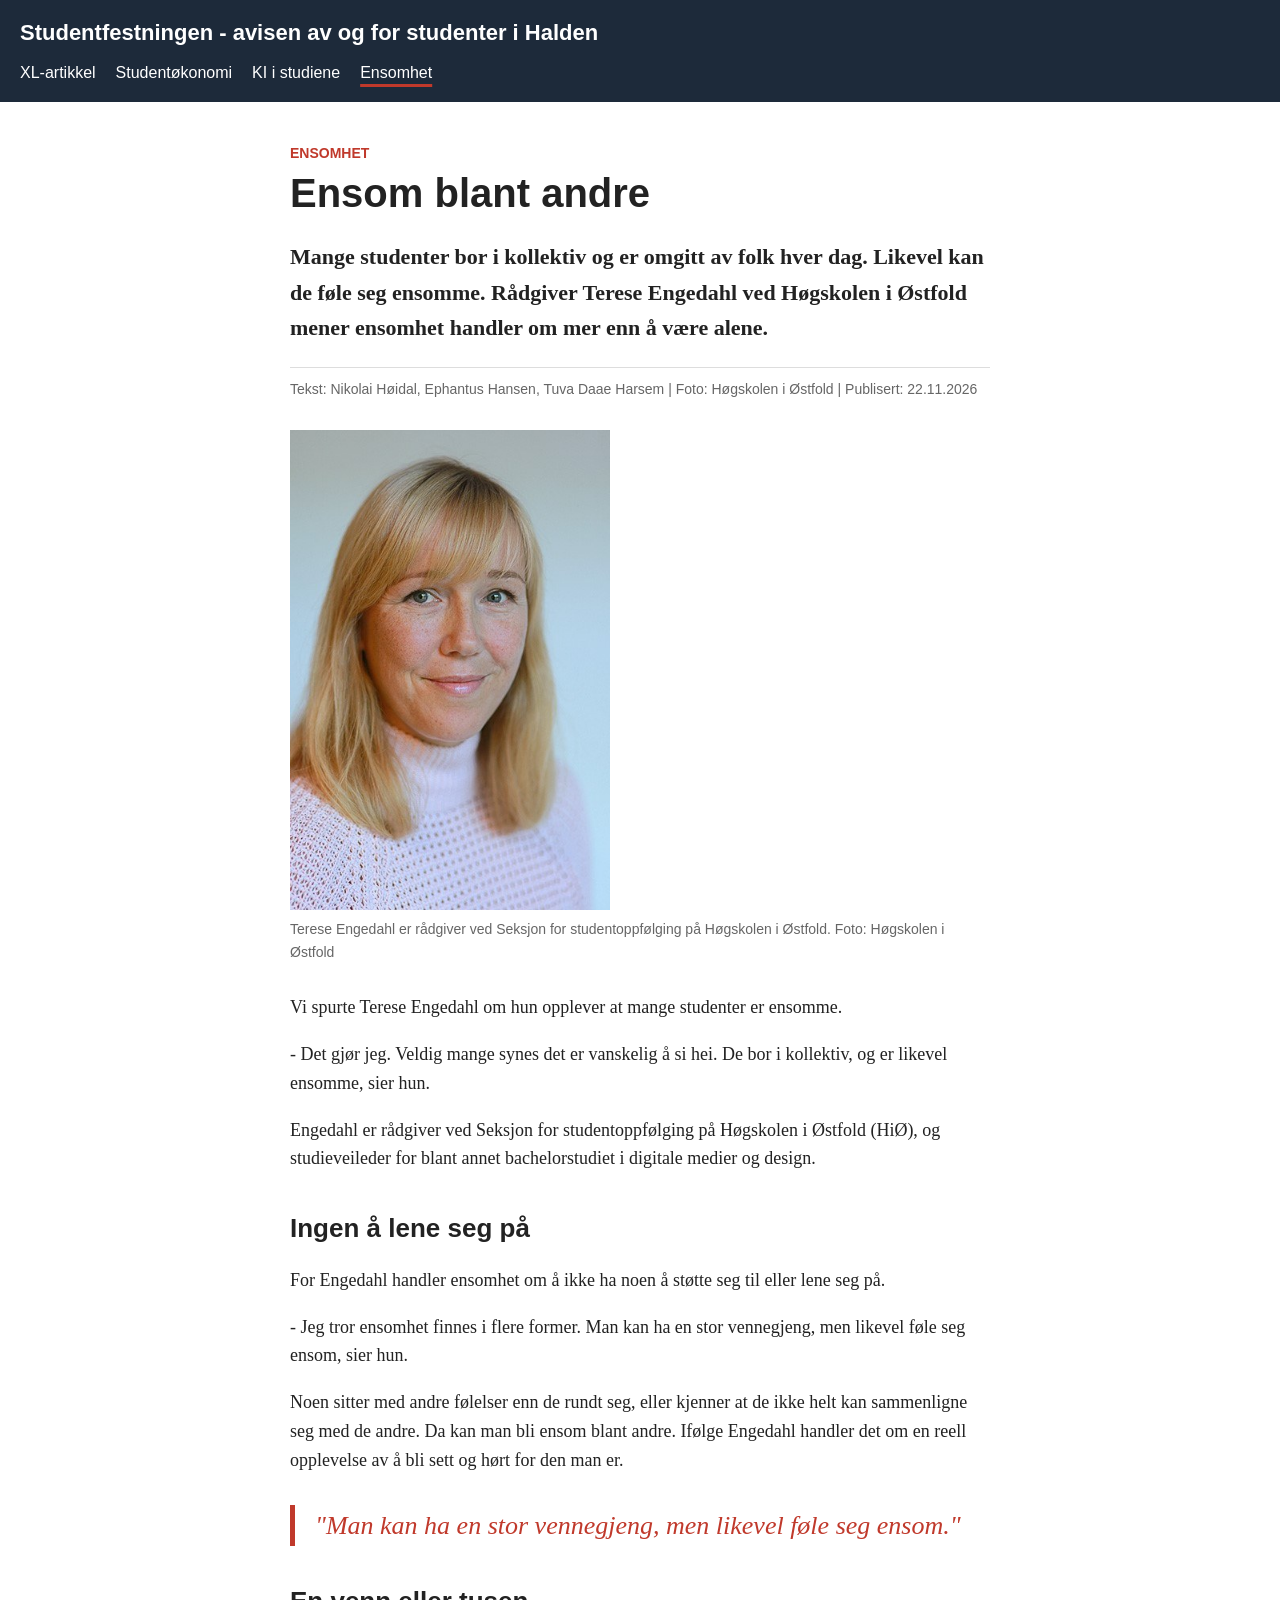
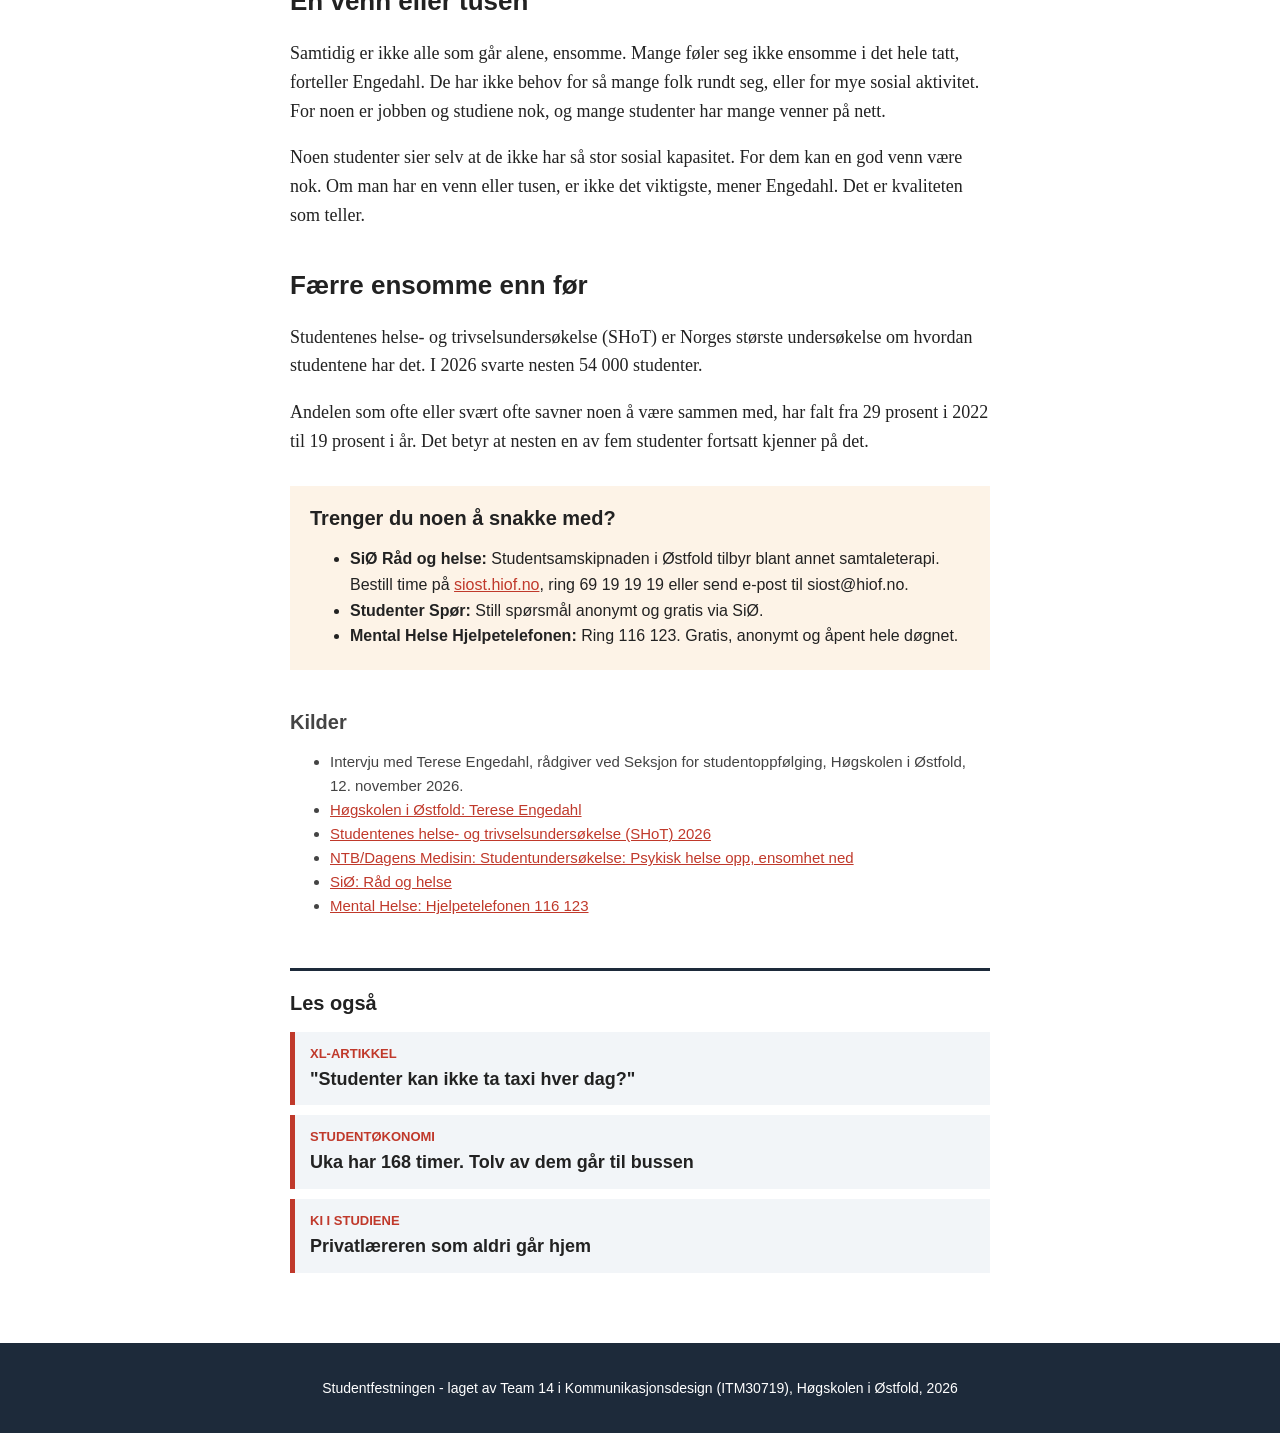
<file: portefolje/ensomhet.html>
<!DOCTYPE html>
<html lang="no">
<head>
    <meta charset="UTF-8">
    <meta name="viewport" content="width=device-width, initial-scale=1.0">
    <meta name="beskrivelse" content="Mange studenter bor i kollektiv og er omgitt av folk, men føler seg likevel ensomme. Rådgiver Terese Engedahl ved HiØ forklarer.">
    <title>Ensom blant andre</title>
    <link rel="stylesheet" href="ensomhet.css">
</head>
<body>
    <header class="topp">
        <p class="logo">Studentfestningen - avisen av og for studenter i Halden</p>
        <nav aria-label="Artikler">
            <ul>
                <li><a href="xl-studentokonomi.html">XL-artikkel</a></li>
                <li><a href="studentokonomi.html">Studentøkonomi</a></li>
                <li><a href="ki.html">KI i studiene</a></li>
                <!-- <li><a href=".html" aria-current="page">Ensomh</a></li> -->
                <li><a href="ensomhet.html" aria-current="page">Ensomhet</a></li>
            </ul>
        </nav>
    </header>
    <main>
        <article>
            <p class="stikktittel">Ensomhet</p>
            <h1>Ensom blant andre</h1>
            <p class="ingress">Mange studenter bor i kollektiv og er omgitt av folk hver dag. Likevel kan de føle seg ensomme. Rådgiver Terese Engedahl ved Høgskolen i Østfold mener ensomhet handler om mer enn å være alene.</p>
            <p class="byline">Tekst: Nikolai Høidal, Ephantus Hansen, Tuva Daae Harsem | Foto: Høgskolen i Østfold | Publisert: 22.11.2026</p>

            <figure class="portrett">
                <img src="bilder/ensomhet/terese.jpg" alt="Portrett av Terese Engedahl" width="400" height="600">
                <figcaption>Terese Engedahl er rådgiver ved Seksjon for studentoppfølging på Høgskolen i Østfold. Foto: Høgskolen i Østfold</figcaption>
            </figure>

            <p>Vi spurte Terese Engedahl om hun opplever at mange studenter er ensomme.</p>
            <!-- <h2>Vi spurte Terese Engedahl om hun opplever at mange studenter er ensomme.</h2> -->
            <p>- Det gjør jeg. Veldig mange synes det er vanskelig å si hei. De bor i kollektiv, og er likevel ensomme, sier hun.</p>
            <p>Engedahl er rådgiver ved Seksjon for studentoppfølging på Høgskolen i Østfold (HiØ), og studieveileder for blant annet bachelorstudiet i digitale medier og design.</p>

            <section>
                <h2>Ingen å lene seg på</h2>
                <p>For Engedahl handler ensomhet om å ikke ha noen å støtte seg til eller lene seg på.</p>
                <p>- Jeg tror ensomhet finnes i flere former. Man kan ha en stor vennegjeng, men likevel føle seg ensom, sier hun.</p>
                <p>Noen sitter med andre følelser enn de rundt seg, eller kjenner at de ikke helt kan sammenligne seg med de andre. Da kan man bli ensom blant andre. Ifølge Engedahl handler det om en reell opplevelse av å bli sett og hørt for den man er.</p>
                <blockquote>
                    <!-- <blockquote></blockquote> -->
                    <p>"Man kan ha en stor vennegjeng, men likevel føle seg ensom."</p>
                </blockquote>
            </section>
            <!-- <section>
                skriv noe her
            </section> -->
            <section>
                <h2>En venn eller tusen</h2>
                <p>Samtidig er ikke alle som går alene, ensomme. Mange føler seg ikke ensomme i det hele tatt, forteller Engedahl. De har ikke behov for så mange folk rundt seg, eller for mye sosial aktivitet. For noen er jobben og studiene nok, og mange studenter har mange venner på nett.</p>
                <p>Noen studenter sier selv at de ikke har så stor sosial kapasitet. For dem kan en god venn være nok. Om man har en venn eller tusen, er ikke det viktigste, mener Engedahl. Det er kvaliteten som teller.</p>
            </section>

            <section>
                <h2>Færre ensomme enn før</h2>
                <p>Studentenes helse- og trivselsundersøkelse (SHoT) er Norges største undersøkelse om hvordan studentene har det. I 2026 svarte nesten 54 000 studenter.</p>
                <p>Andelen som ofte eller svært ofte savner noen å være sammen med, har falt fra 29 prosent i 2022 til 19 prosent i år. Det betyr at nesten en av fem studenter fortsatt kjenner på det.</p>
            </section>

            <aside class="faktaboks">
                <h2>Trenger du noen å snakke med?</h2>
                <ul>
                    <li><strong>SiØ Råd og helse:</strong> Studentsamskipnaden i Østfold tilbyr blant annet samtaleterapi. Bestill time på <a href="https://www.siost.hiof.no/r%C3%A5d-og-helse">siost.hiof.no</a>, ring 69 19 19 19 eller send e-post til siost@hiof.no.</li>
                    <li><strong>Studenter Spør:</strong> Still spørsmål anonymt og gratis via SiØ.</li>
                    <!-- <ul><strong>Studenter Spør:</strong> Still spørsmål-.</ul> -->
                    <li><strong>Mental Helse Hjelpetelefonen:</strong> Ring 116 123. Gratis, anonymt og åpent hele døgnet.</li>
                </ul>
            </aside>

            <section class="kilder">
                <h2>Kilder</h2>
                <ul>
                    <li>Intervju med Terese Engedahl, rådgiver ved Seksjon for studentoppfølging, Høgskolen i Østfold, 12. november 2026.</li>
                    <li><a href="https://www.hiof.no/om/organisasjon/administrasjonen/utdanningsavdelingen/studentoppfolging/personer/tekn-adm-ansatte/tee/">Høgskolen i Østfold: Terese Engedahl</a></li>
                    <li><a href="https://studenthelse.no/">Studentenes helse- og trivselsundersøkelse (SHoT) 2026</a></li>
                    <li><a href="https://www.dagensmedisin.no/innenriks-kunstig-intelligens-ntb/studentundersokelse-psykisk-helse-opp-ensomhet-ned/771553">NTB/Dagens Medisin: Studentundersøkelse: Psykisk helse opp, ensomhet ned</a></li>
                    <li><a href="https://www.siost.hiof.no/r%C3%A5d-og-helse">SiØ: Råd og helse</a></li>
                    <li><a href="https://mentalhelse.no/">Mental Helse: Hjelpetelefonen 116 123</a></li>
                </ul>
            </section>
        </article>
        <!-- <article>
            w
        </article> -->
    
        <nav class="les-ogsa" aria-label="Les også">
            <h2>Les også</h2>
            <ul>
                <li><a href="xl-studentokonomi.html"><span>XL-artikkel</span>"Studenter kan ikke ta taxi hver dag?"</a></li>
                <li><a href="studentokonomi.html"><span>Studentøkonomi</span>Uka har 168 timer. Tolv av dem går til bussen</a></li>
                <li><a href="ki.html"><span>KI i studiene</span>Privatlæreren som aldri går hjem</a></li>
            </ul>
        </nav>
    </main>
    <footer>
        <p>Studentfestningen - laget av Team 14 i Kommunikasjonsdesign (ITM30719), Høgskolen i Østfold, 2026</p>
    </footer>
</body>
</html>
</file>
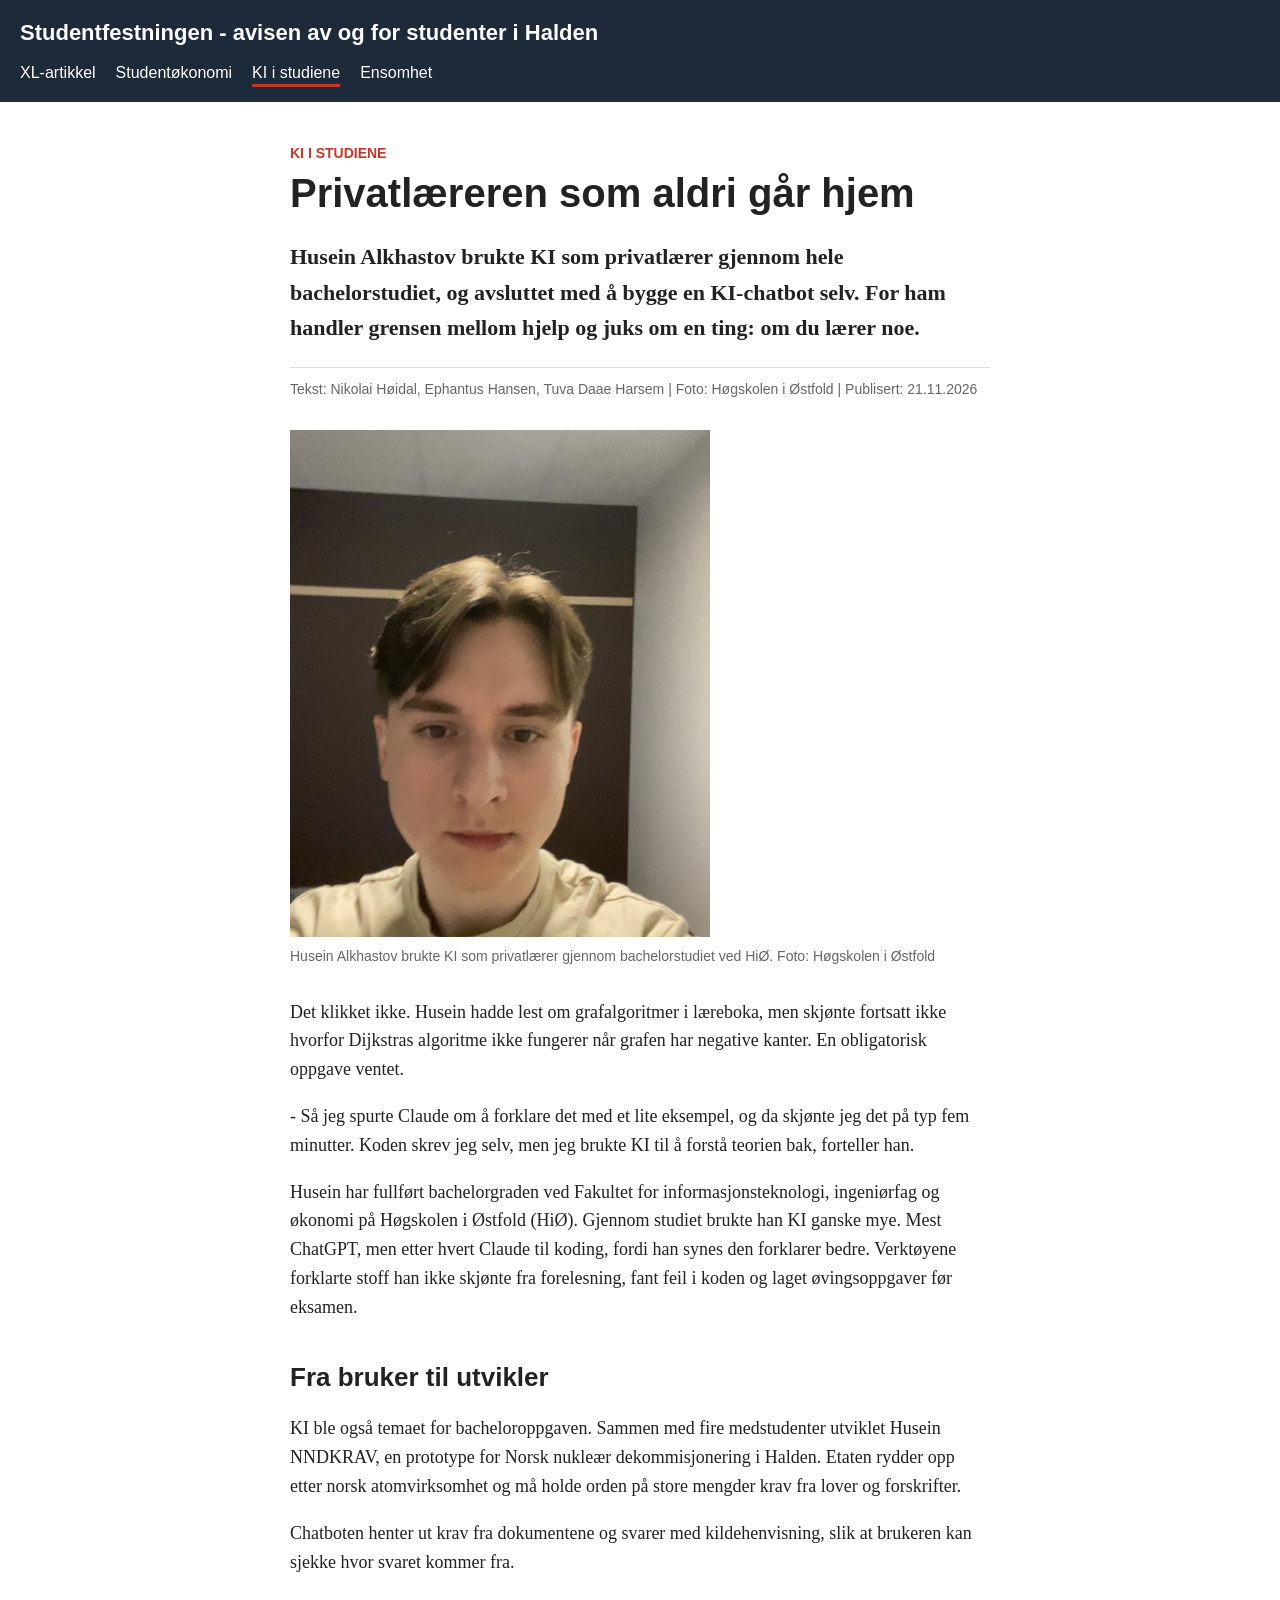
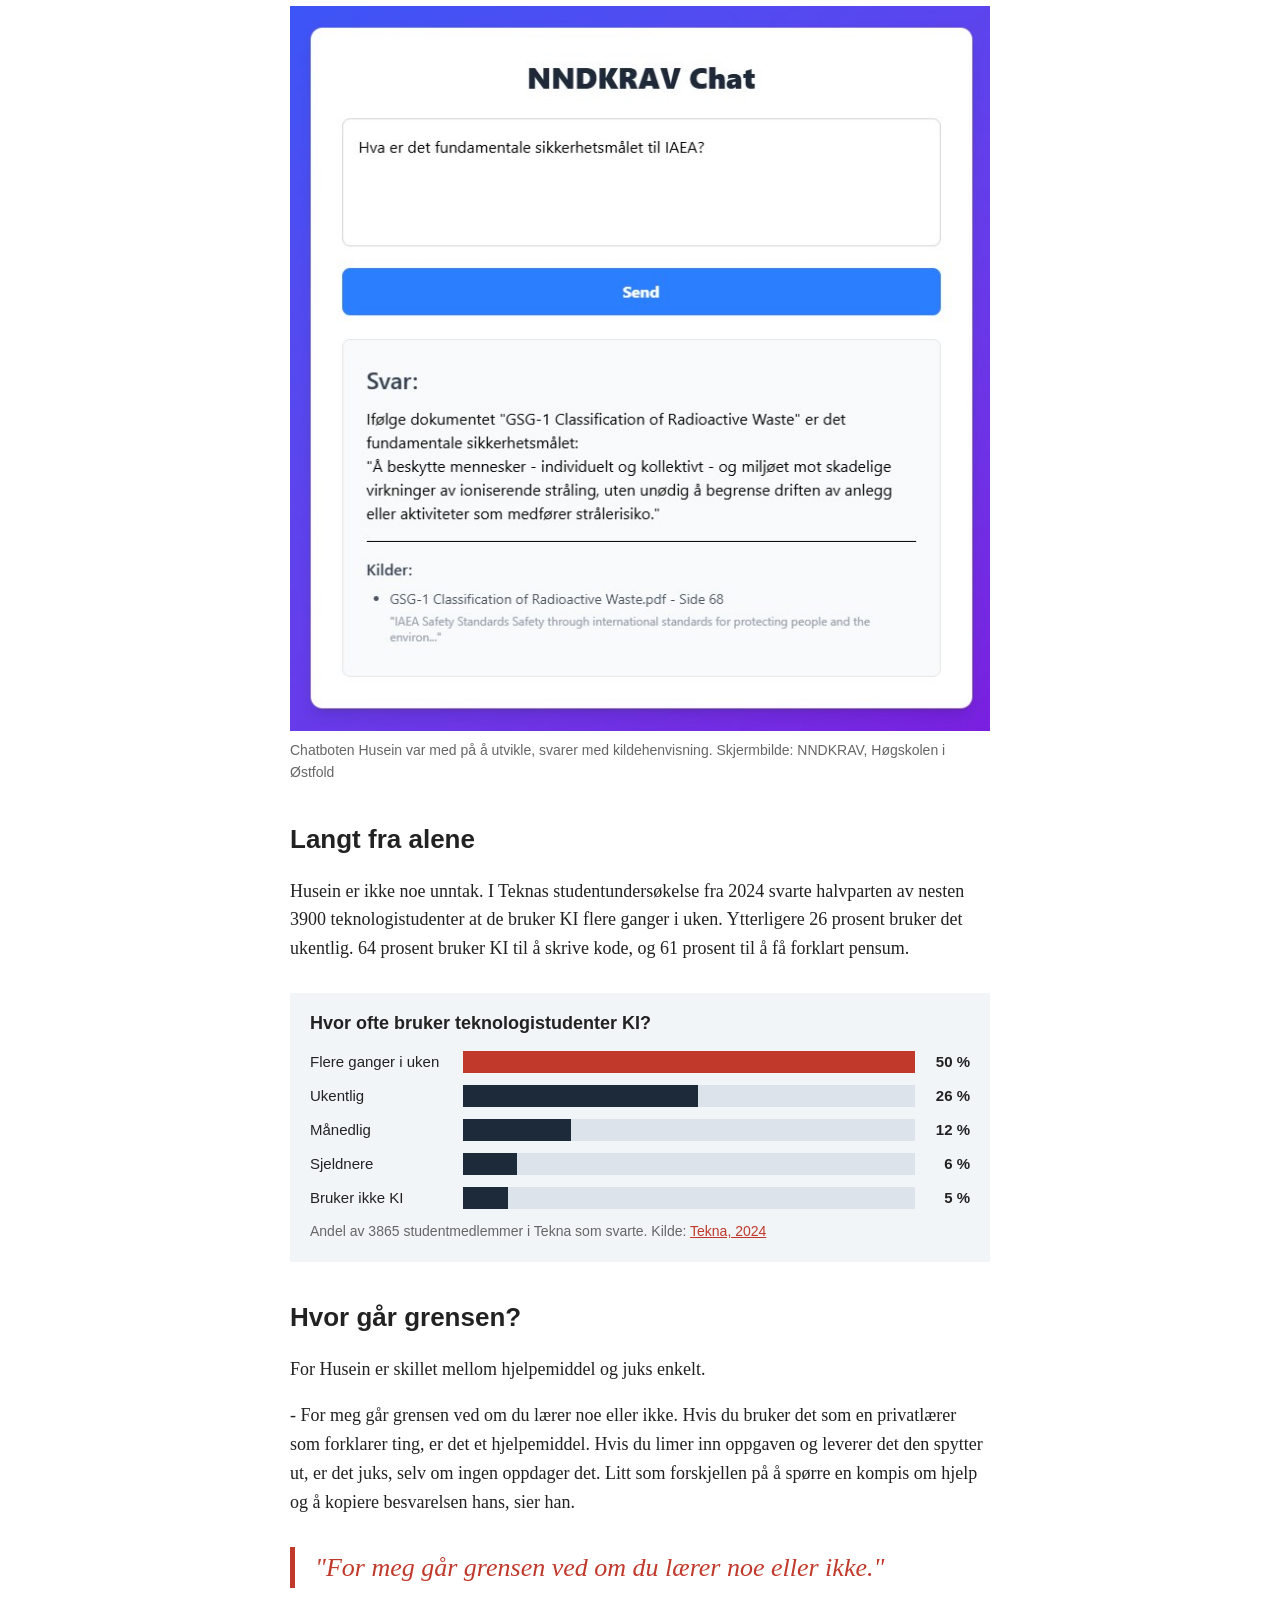
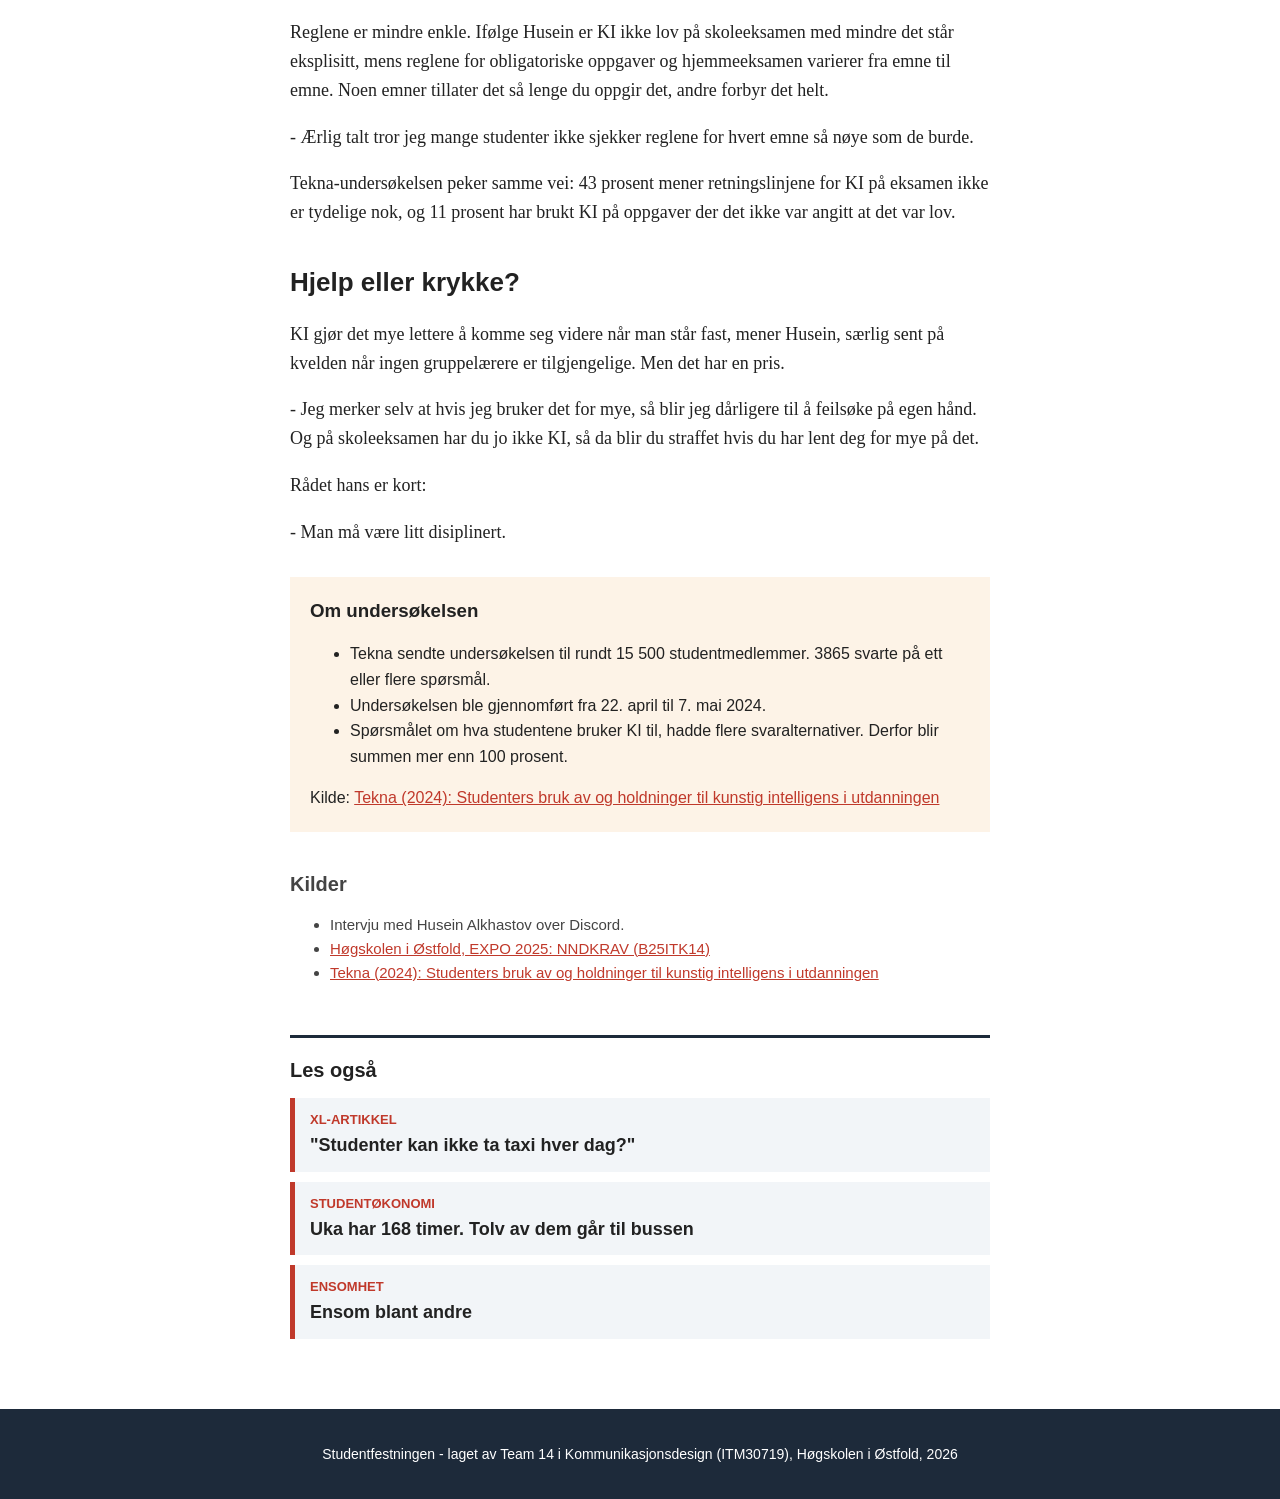
<file: portefolje/ki.html>
<!DOCTYPE html>
<html lang="no">
<head>
    <meta charset="UTF-8">
    <meta name="viewport" content="width=device-width, initial-scale=1.0">
    <meta name="beskrivelse" content="Husein Alkhastov brukte KI som privatlærer gjennom bachelorstudiet ved HiØ. For ham går grensen mellom hjelp og juks ved om du lærer noe.">
    <title>Privatlæreren som aldri går hjem</title>
    <link rel="stylesheet" href="ki.css">
</head>
<body>
    <header class="topp">
        <p class="logo">Studentfestningen - avisen av og for studenter i Halden</p>
        <nav aria-label="Artikler">
            <ul>
                <li><a href="xl-studentokonomi.html">XL-artikkel</a></li>
                <li><a href="studentokonomi.html">Studentøkonomi</a></li>
                <li><a href="ki.html" aria-current="page">KI i studiene</a></li>
                <li><a href="ensomhet.html">Ensomhet</a></li>
            </ul>
        </nav>
        <!-- <nav>
            <ul>
                <li></li>
            </ul>
        </nav> -->
    </header>
    <main>
        <article>
            <p class="stikktittel">KI i studiene</p>
            <h1>Privatlæreren som aldri går hjem</h1>
            <p class="ingress">Husein Alkhastov brukte KI som privatlærer gjennom hele bachelorstudiet, og avsluttet med å bygge en KI-chatbot selv. For ham handler grensen mellom hjelp og juks om en ting: om du lærer noe.</p>
            <p class="byline">Tekst: Nikolai Høidal, Ephantus Hansen, Tuva Daae Harsem | Foto: Høgskolen i Østfold | Publisert: 21.11.2026</p>

            <figure class="portrett">
                <img src="bilder/ki/husein.jpg" alt="Portrett av Husein Alkhastov" width="623" height="752">
                <figcaption>Husein Alkhastov brukte KI som privatlærer gjennom bachelorstudiet ved HiØ. Foto: Høgskolen i Østfold</figcaption>
            </figure>

            <p>Det klikket ikke. Husein hadde lest om grafalgoritmer i læreboka, men skjønte fortsatt ikke hvorfor Dijkstras algoritme ikke fungerer når grafen har negative kanter. En obligatorisk oppgave ventet.</p>
            <p>- Så jeg spurte Claude om å forklare det med et lite eksempel, og da skjønte jeg det på typ fem minutter. Koden skrev jeg selv, men jeg brukte KI til å forstå teorien bak, forteller han.</p>
            <!-- <p><search></search></p> -->
            <p>Husein har fullført bachelorgraden ved Fakultet for informasjonsteknologi, ingeniørfag og økonomi på Høgskolen i Østfold (HiØ). Gjennom studiet brukte han KI ganske mye. Mest ChatGPT, men etter hvert Claude til koding, fordi han synes den forklarer bedre. Verktøyene forklarte stoff han ikke skjønte fra forelesning, fant feil i koden og laget øvingsoppgaver før eksamen.</p>

            <section>
                <h2>Fra bruker til utvikler</h2>
                <p>KI ble også temaet for bacheloroppgaven. Sammen med fire medstudenter utviklet Husein NNDKRAV, en prototype for Norsk nukleær dekommisjonering i Halden. Etaten rydder opp etter norsk atomvirksomhet og må holde orden på store mengder krav fra lover og forskrifter.</p>
                <p>Chatboten henter ut krav fra dokumentene og svarer med kildehenvisning, slik at brukeren kan sjekke hvor svaret kommer fra.</p>
                <figure>
                    <img src="bilder/ki/nndkrav-chatbot.jpg" alt="Skjermbilde av NNDKRAV-chatboten som svarer på et spørsmål om IAEAs sikkerhetsmål, med kildehenvisning til dokument og sidetall" width="711" height="736" loading="lazy">
                    <figcaption>Chatboten Husein var med på å utvikle, svarer med kildehenvisning. Skjermbilde: NNDKRAV, Høgskolen i Østfold</figcaption>
                </figure>
            </section>

            <section>
                <h2>Langt fra alene</h2>
                <!-- <h2>Langt fra alene?</h2> -->
                <p>Husein er ikke noe unntak. I Teknas studentundersøkelse fra 2024 svarte halvparten av nesten 3900 teknologistudenter at de bruker KI flere ganger i uken. Ytterligere 26 prosent bruker det ukentlig. 64 prosent bruker KI til å skrive kode, og 61 prosent til å få forklart pensum.</p>

                <figure class="diagram" aria-labelledby="diagram-tittel">
                    <h3 id="diagram-tittel">Hvor ofte bruker teknologistudenter KI?</h3>
                    <ul class="soyler">
                        <li class="hoy"><span class="etikett">Flere ganger i uken</span><span class="spor"><span class="soyle" style="--verdi: 50"></span></span><span class="tall">50 %</span></li>
                        <li><span class="etikett">Ukentlig</span><span class="spor"><span class="soyle" style="--verdi: 26"></span></span><span class="tall">26 %</span></li>
                        <li><span class="etikett">Månedlig</span><span class="spor"><span class="soyle" style="--verdi: 12"></span></span><span class="tall">12 %</span></li>
                        <li><span class="etikett">Sjeldnere</span><span class="spor"><span class="soyle" style="--verdi: 6"></span></span><span class="tall">6 %</span></li>
                        <li><span class="etikett">Bruker ikke KI</span><span class="spor"><span class="soyle" style="--verdi: 5"></span></span><span class="tall">5 %</span></li>
                    </ul>
                    <figcaption>Andel av 3865 studentmedlemmer i Tekna som svarte. Kilde: <a href="https://www.tekna.no/globalassets/filer/media/studentundersokelsen-2024-ki-i-studiene.pdf">Tekna, 2024</a></figcaption>
                </figure>
            </section>

            <section>
                <h2>Hvor går grensen?</h2>
                <p>For Husein er skillet mellom hjelpemiddel og juks enkelt.</p>
                <!-- <h1>H</h1> -->
                <p>- For meg går grensen ved om du lærer noe eller ikke. Hvis du bruker det som en privatlærer som forklarer ting, er det et hjelpemiddel. Hvis du limer inn oppgaven og leverer det den spytter ut, er det juks, selv om ingen oppdager det. Litt som forskjellen på å spørre en kompis om hjelp og å kopiere besvarelsen hans, sier han.</p>
                <blockquote>
                    <p>"For meg går grensen ved om du lærer noe eller ikke."</p>
                </blockquote>
                <p>Reglene er mindre enkle. Ifølge Husein er KI ikke lov på skoleeksamen med mindre det står eksplisitt, mens reglene for obligatoriske oppgaver og hjemmeeksamen varierer fra emne til emne. Noen emner tillater det så lenge du oppgir det, andre forbyr det helt.</p>
                <p>- Ærlig talt tror jeg mange studenter ikke sjekker reglene for hvert emne så nøye som de burde.</p>
                <p>Tekna-undersøkelsen peker samme vei: 43 prosent mener retningslinjene for KI på eksamen ikke er tydelige nok, og 11 prosent har brukt KI på oppgaver der det ikke var angitt at det var lov.</p>
            </section>

            <section>
                <h2>Hjelp eller krykke?</h2>
                <!-- <h3>Hjelp eller krykke?</h3> -->
                <p>KI gjør det mye lettere å komme seg videre når man står fast, mener Husein, særlig sent på kvelden når ingen gruppelærere er tilgjengelige. Men det har en pris.</p>
                <p>- Jeg merker selv at hvis jeg bruker det for mye, så blir jeg dårligere til å feilsøke på egen hånd. Og på skoleeksamen har du jo ikke KI, så da blir du straffet hvis du har lent deg for mye på det.</p>
                <p>Rådet hans er kort:</p>
                <p>- Man må være litt disiplinert.</p>
            </section>

            <aside class="faktaboks">
                <h3>Om undersøkelsen</h3>
                <ul>
                    <li>Tekna sendte undersøkelsen til rundt 15 500 studentmedlemmer. 3865 svarte på ett eller flere spørsmål.</li>
                    <li>Undersøkelsen ble gjennomført fra 22. april til 7. mai 2024.</li>
                    <li>Spørsmålet om hva studentene bruker KI til, hadde flere svaralternativer. Derfor blir summen mer enn 100 prosent.</li>
                    <!-- <li>Spørsmålet om hva studentene bruker KI til, hadde flere svaralternativer. Derfor blir summen mer enn 100 prosent.</li> -->

                </ul>
                <p>Kilde: <a href="https://www.tekna.no/globalassets/filer/media/studentundersokelsen-2024-ki-i-studiene.pdf">Tekna (2024): Studenters bruk av og holdninger til kunstig intelligens i utdanningen</a></p>
            </aside>

            <section class="kilder">
                <h2>Kilder</h2>
                <ul>
                    <li>Intervju med Husein Alkhastov over Discord.</li>
                    <li><a href="https://www.hiof.no/iio/om/expo/prosjekter-2025/kunstig-intelligens/b25itk14/">Høgskolen i Østfold, EXPO 2025: NNDKRAV (B25ITK14)</a></li>
                    <li><a href="https://www.tekna.no/globalassets/filer/media/studentundersokelsen-2024-ki-i-studiene.pdf">Tekna (2024): Studenters bruk av og holdninger til kunstig intelligens i utdanningen</a></li>
                </ul>
            </section>
        </article>

        <nav class="les-ogsa" aria-label="Les også">
            <h2>Les også</h2>
            <ul>
                <li><a href="xl-studentokonomi.html"><span>XL-artikkel</span>"Studenter kan ikke ta taxi hver dag?"</a></li>
                <li><a href="studentokonomi.html"><span>Studentøkonomi</span>Uka har 168 timer. Tolv av dem går til bussen</a></li>
                <li><a href="ensomhet.html"><span>Ensomhet</span>Ensom blant andre</a></li>
            </ul>
        </nav>
    </main>
    <footer>
        <p>Studentfestningen - laget av Team 14 i Kommunikasjonsdesign (ITM30719), Høgskolen i Østfold, 2026</p>
    </footer>
</body>
</html>
</file>
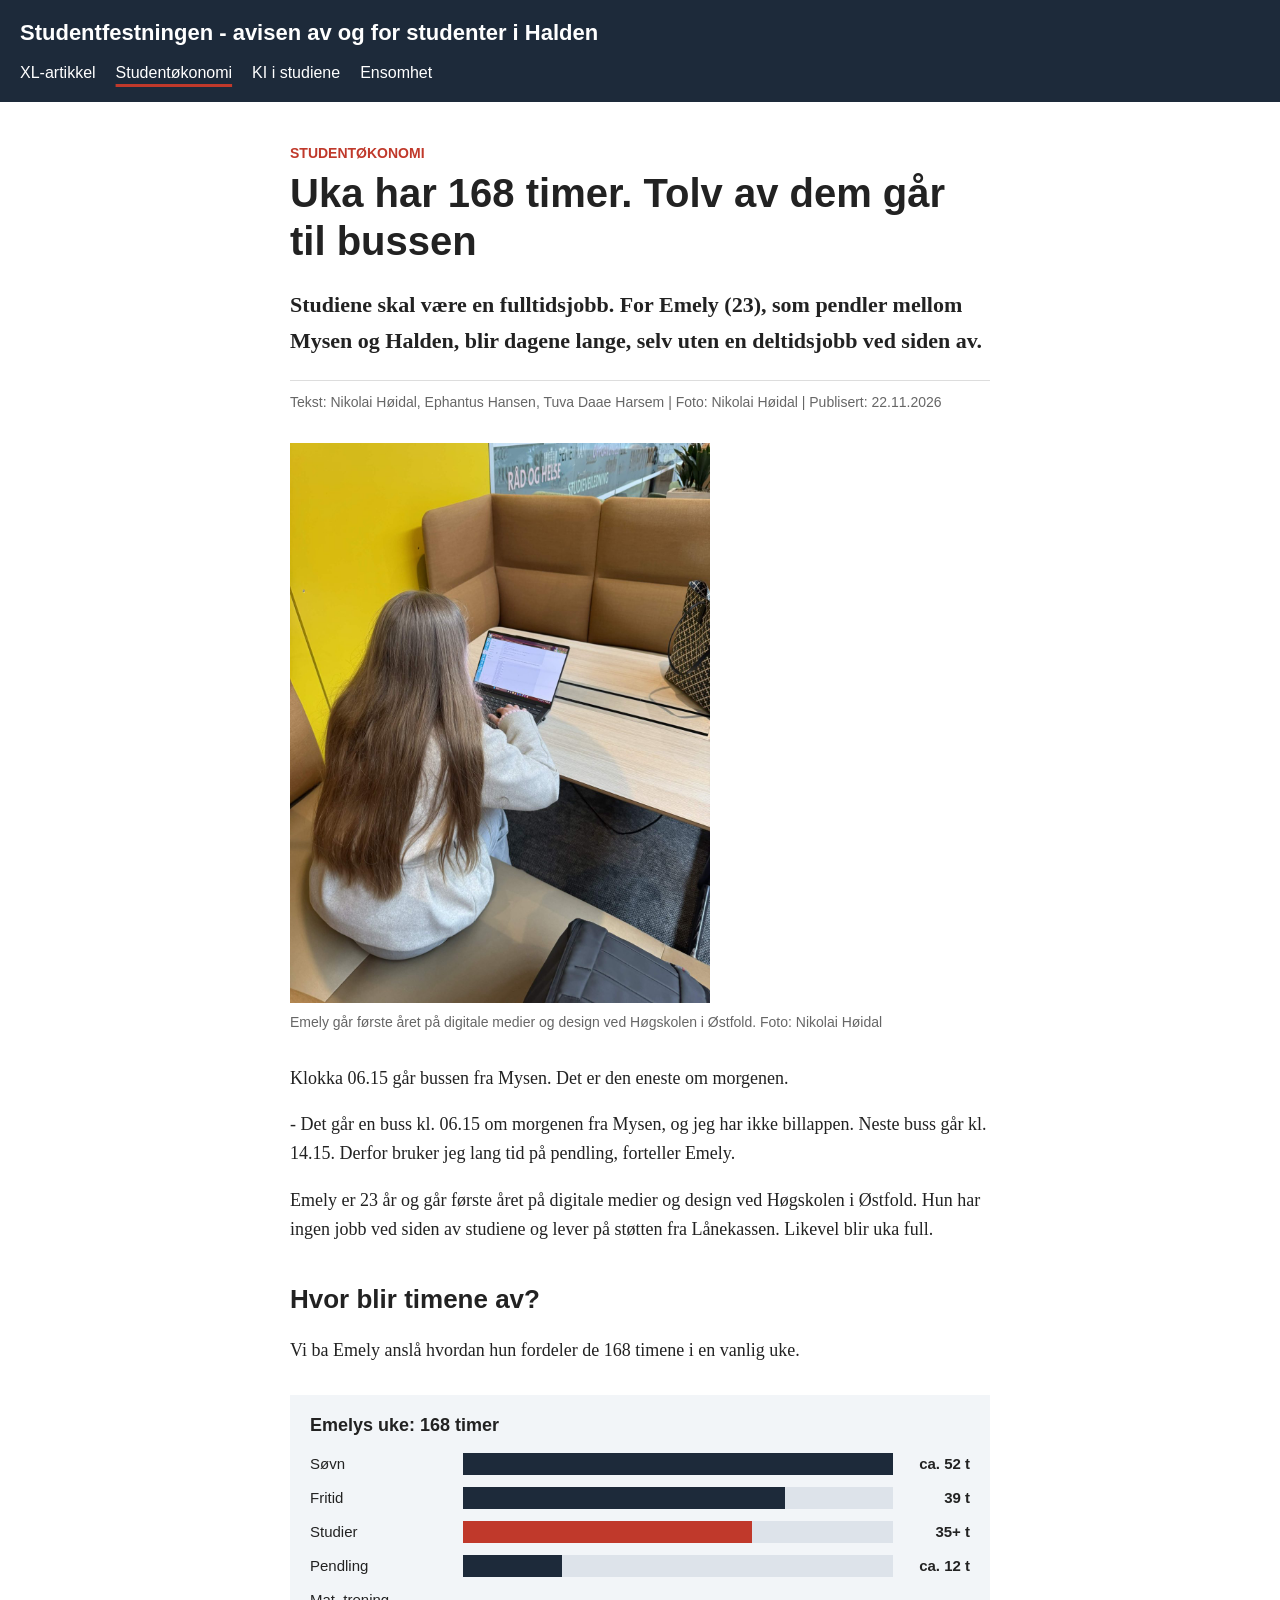
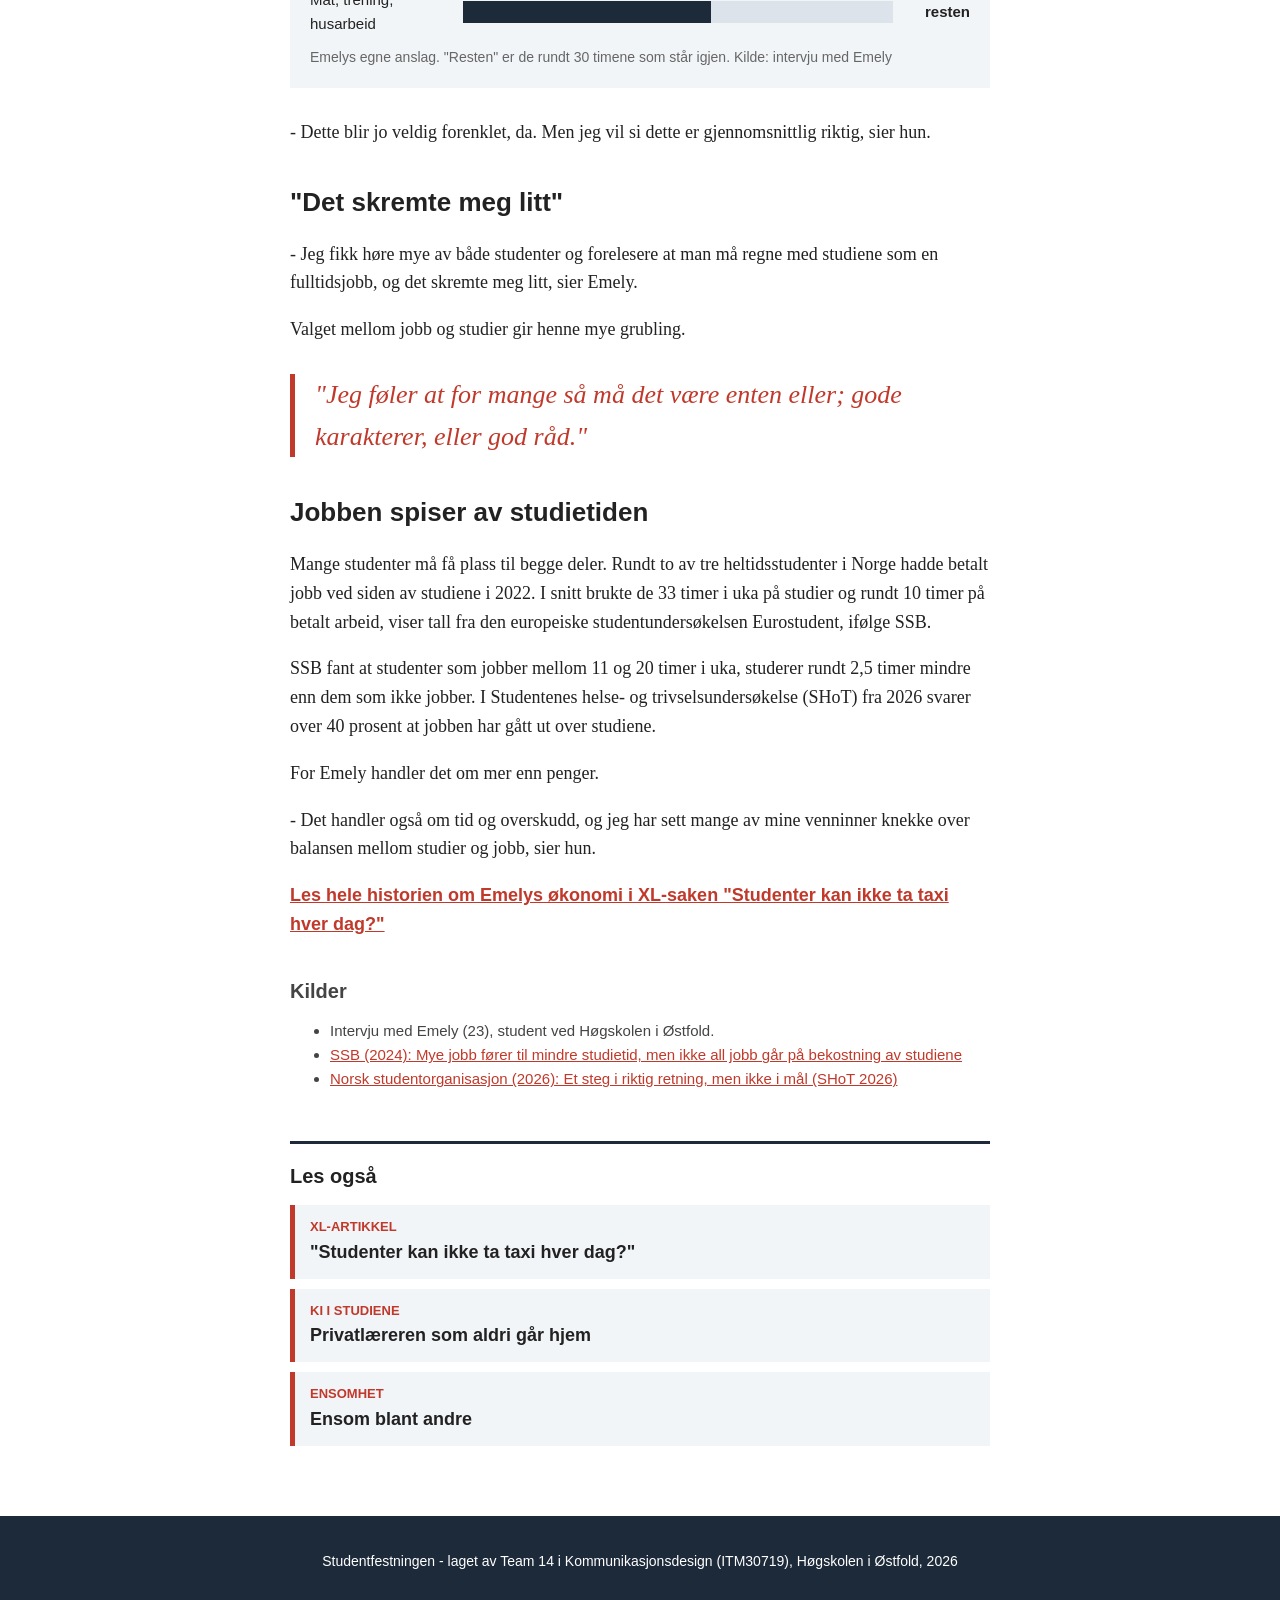
<file: portefolje/studentokonomi.html>
<!DOCTYPE html>
<html lang="no">
<head>
    <meta charset="UTF-8">
    <meta name="viewport" content="width=device-width, initial-scale=1.0">
    <meta name="beskrivelse" content="Emely (23) pendler mellom Mysen og Halden. Studiene skal være en fulltidsjobb, og dagene blir lange.">
    <title>Uka har 168 timer. Tolv av dem går til bussen</title>
    <link rel="stylesheet" href="studentokonomi.css">
</head>
<body>
    <header class="topp">
        <p class="logo">Studentfestningen - avisen av og for studenter i Halden</p>
        <nav aria-label="Artikler">
            <ul>
                <li><a href="xl-studentokonomi.html">XL-artikkel</a></li>
                <li><a href="studentokonomi.html" aria-current="page">Studentøkonomi</a></li>
                <li><a href="ki.html">KI i studiene</a></li>
                <li><a href="ensomhet.html">Ensomhet</a></li>
            </ul>
            <!-- <ul>
                <li></li>
            </ul> -->
        </nav>
    </header>
    <main>
        <article>
            <p class="stikktittel">Studentøkonomi</p>
            <h1>Uka har 168 timer. Tolv av dem går til bussen</h1>
            <p class="ingress">Studiene skal være en fulltidsjobb. For Emely (23), som pendler mellom Mysen og Halden, blir dagene lange, selv uten en deltidsjobb ved siden av.</p>
            <p class="byline">Tekst: Nikolai Høidal, Ephantus Hansen, Tuva Daae Harsem | Foto: Nikolai Høidal | Publisert: 22.11.2026</p>
            <!-- <p class=""></p> -->

            <figure>
                <img src="bilder/studentokonomi/campus.jpg" alt="Emely på campus i Halden" width="1200" height="1600" class="hoyt-bilde">
                <figcaption>Emely går første året på digitale medier og design ved Høgskolen i Østfold. Foto: Nikolai Høidal</figcaption>
            </figure>

            <p>Klokka 06.15 går bussen fra Mysen. Det er den eneste om morgenen.</p>
            <p>- Det går en buss kl. 06.15 om morgenen fra Mysen, og jeg har ikke billappen. Neste buss går kl. 14.15. Derfor bruker jeg lang tid på pendling, forteller Emely.</p>
            <p>Emely er 23 år og går første året på digitale medier og design ved Høgskolen i Østfold. Hun har ingen jobb ved siden av studiene og lever på støtten fra Lånekassen. Likevel blir uka full.</p>
            <!-- <h1></h1>
            <h2></h2> -->

            <section>
                <h2>Hvor blir timene av?</h2>
                <p>Vi ba Emely anslå hvordan hun fordeler de 168 timene i en vanlig uke.</p>
                <figure class="diagram" aria-labelledby="diagram-tittel">
                    <h3 id="diagram-tittel">Emelys uke: 168 timer</h3>
                    <ul class="soyler">
                        <li><span class="etikett">Søvn</span><span class="spor"><span class="soyle" style="--timer: 52"></span></span><span class="tall">ca. 52 t</span></li>
                        <li><span class="etikett">Fritid</span><span class="spor"><span class="soyle" style="--timer: 39"></span></span><span class="tall">39 t</span></li>
                        <li class="hoy"><span class="etikett">Studier</span><span class="spor"><span class="soyle" style="--timer: 35"></span></span><span class="tall">35+ t</span></li>
                        <li><span class="etikett">Pendling</span><span class="spor"><span class="soyle" style="--timer: 12"></span></span><span class="tall">ca. 12 t</span></li>
                        <li><span class="etikett">Mat, trening, husarbeid</span><span class="spor"><span class="soyle" style="--timer: 30"></span></span><span class="tall">resten</span></li>
                    </ul>
                    <figcaption>Emelys egne anslag. "Resten" er de rundt 30 timene som står igjen. Kilde: intervju med Emely</figcaption>
                </figure>
                <p>- Dette blir jo veldig forenklet, da. Men jeg vil si dette er gjennomsnittlig riktig, sier hun.</p>
            </section>

            <section>
                <h2>"Det skremte meg litt"</h2>
                <p>- Jeg fikk høre mye av både studenter og forelesere at man må regne med studiene som en fulltidsjobb, og det skremte meg litt, sier Emely.</p>
                <p>Valget mellom jobb og studier gir henne mye grubling.</p>
                <blockquote>
                    <p>"Jeg føler at for mange så må det være enten eller; gode karakterer, eller god råd."</p>
                </blockquote>
            </section>
            <!-- <section>
                skriv noe her
            </section> -->
            <section>
                <h2>Jobben spiser av studietiden</h2>
                <p>Mange studenter må få plass til begge deler. Rundt to av tre heltidsstudenter i Norge hadde betalt jobb ved siden av studiene i 2022. I snitt brukte de 33 timer i uka på studier og rundt 10 timer på betalt arbeid, viser tall fra den europeiske studentundersøkelsen Eurostudent, ifølge SSB.</p>
                <p>SSB fant at studenter som jobber mellom 11 og 20 timer i uka, studerer rundt 2,5 timer mindre enn dem som ikke jobber. I Studentenes helse- og trivselsundersøkelse (SHoT) fra 2026 svarer over 40 prosent at jobben har gått ut over studiene.</p>
                <p>For Emely handler det om mer enn penger.</p>
                <!-- <p>u</p> -->
                <p>- Det handler også om tid og overskudd, og jeg har sett mange av mine venninner knekke over balansen mellom studier og jobb, sier hun.</p>
                <p class="videre"><a href="xl-studentokonomi.html">Les hele historien om Emelys økonomi i XL-saken "Studenter kan ikke ta taxi hver dag?"</a></p>
            </section>

            <section class="kilder">
                <h2>Kilder</h2>
                <ul>
                    <li>Intervju med Emely (23), student ved Høgskolen i Østfold.</li>
                    <li><a href="https://www.ssb.no/utdanning/hoyere-utdanning/artikler/mye-jobb-forer-til-mindre-studietid--men-ikke-all-jobb-gar-pa-bekostning-av-studiene">SSB (2024): Mye jobb fører til mindre studietid, men ikke all jobb går på bekostning av studiene</a></li>
                    <li><a href="https://student.no/aktuelt/pressemeldinger/et-steg-i-riktig-retning-men-ikke-i-mal">Norsk studentorganisasjon (2026): Et steg i riktig retning, men ikke i mål (SHoT 2026)</a></li>
                </ul>
            </section>
        </article>

        <nav class="les-ogsa" aria-label="Les også">
            <h2>Les også</h2>
            <!-- <ul>
                <li></li>
            </ul> -->
            <ul>
                <li><a href="xl-studentokonomi.html"><span>XL-artikkel</span>"Studenter kan ikke ta taxi hver dag?"</a></li>
                <li><a href="ki.html"><span>KI i studiene</span>Privatlæreren som aldri går hjem</a></li>
                <li><a href="ensomhet.html"><span>Ensomhet</span>Ensom blant andre</a></li>
            </ul>
        </nav>
    </main>
    <footer>
        <p>Studentfestningen - laget av Team 14 i Kommunikasjonsdesign (ITM30719), Høgskolen i Østfold, 2026</p>
    </footer>
</body>
</html>
</file>
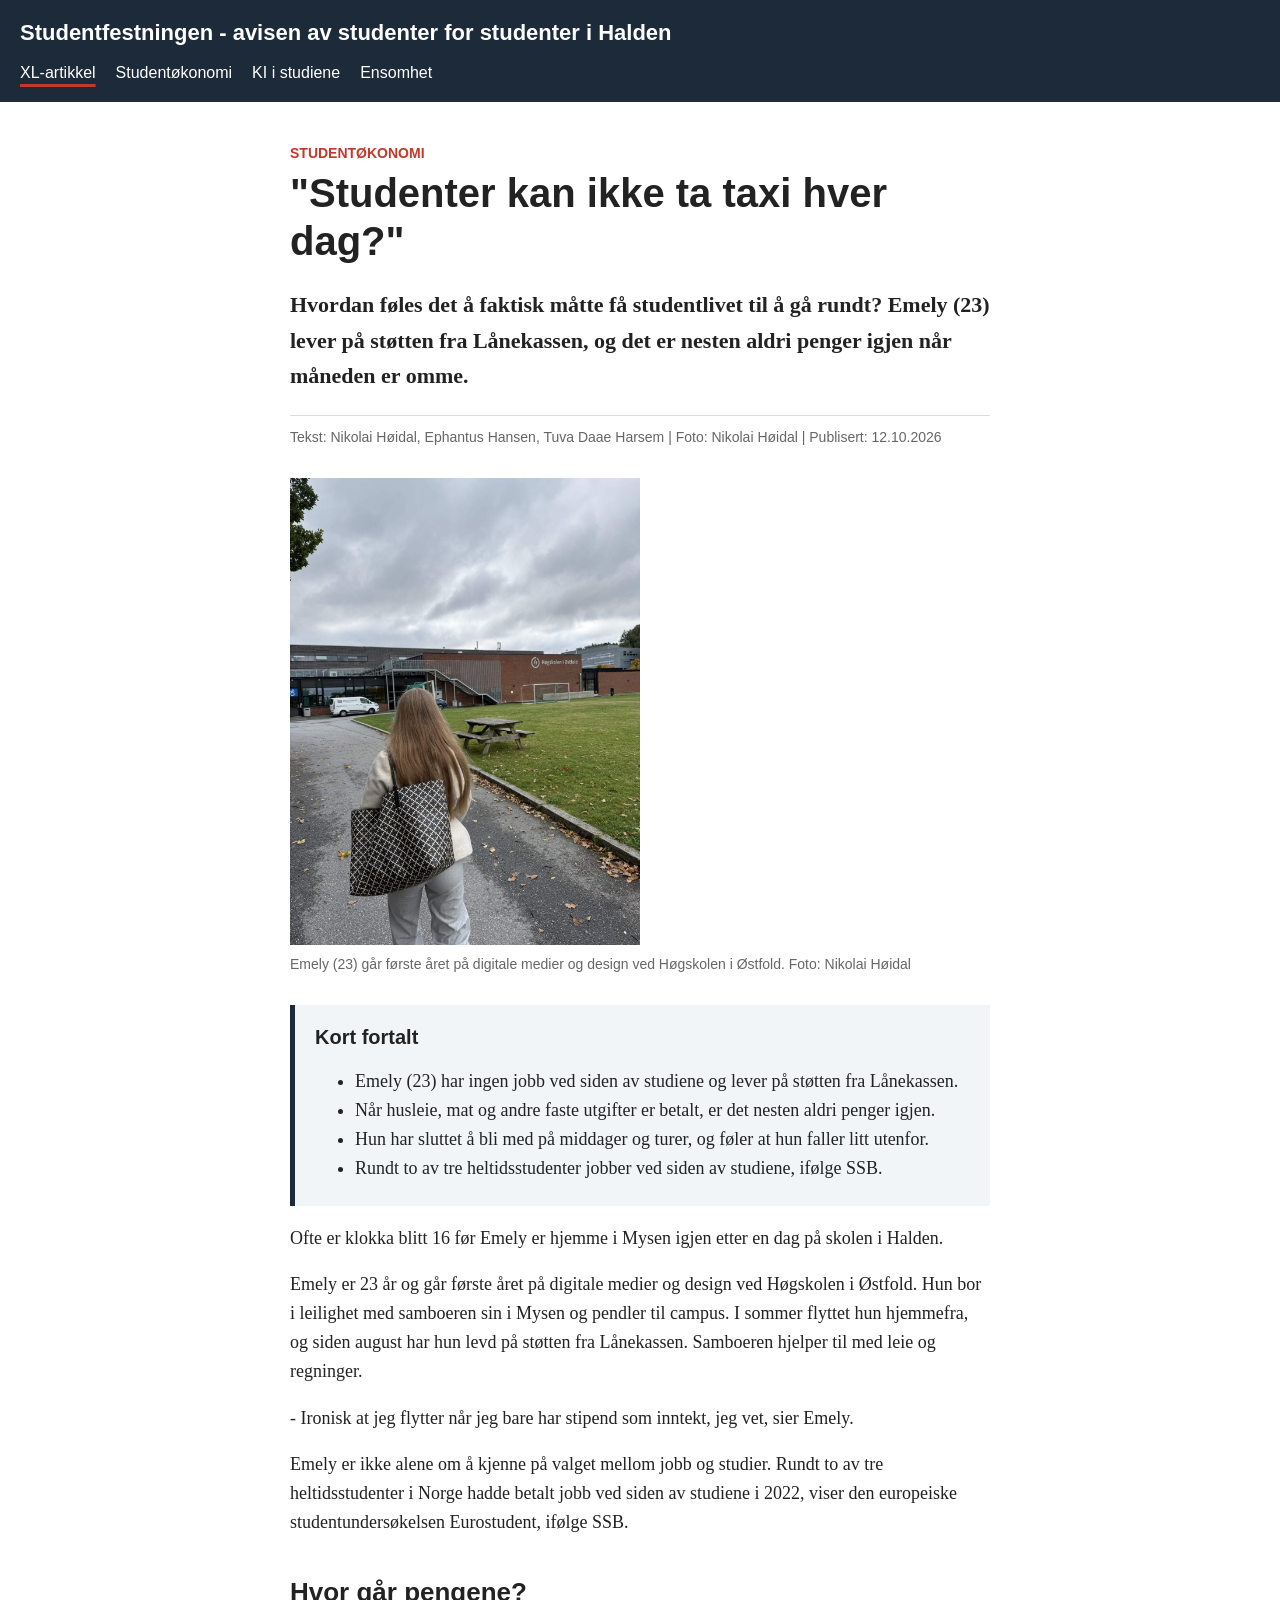
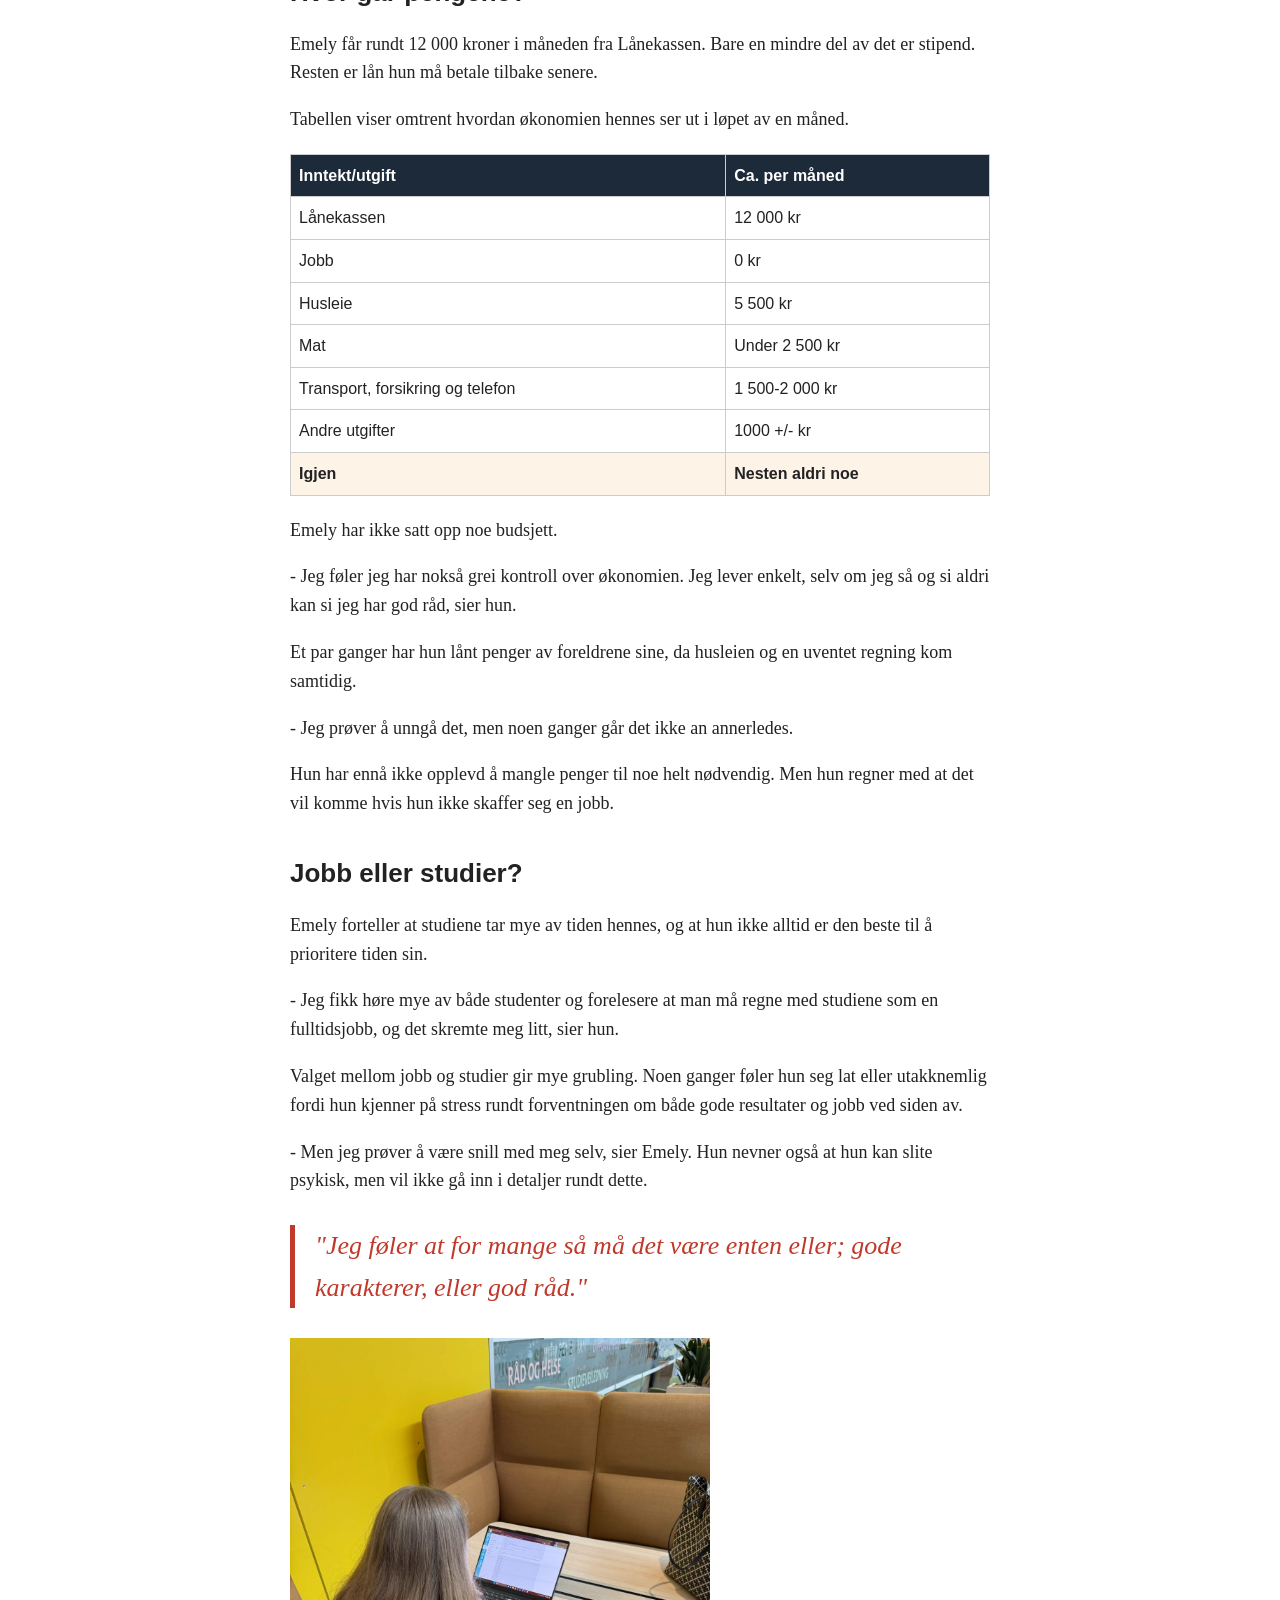
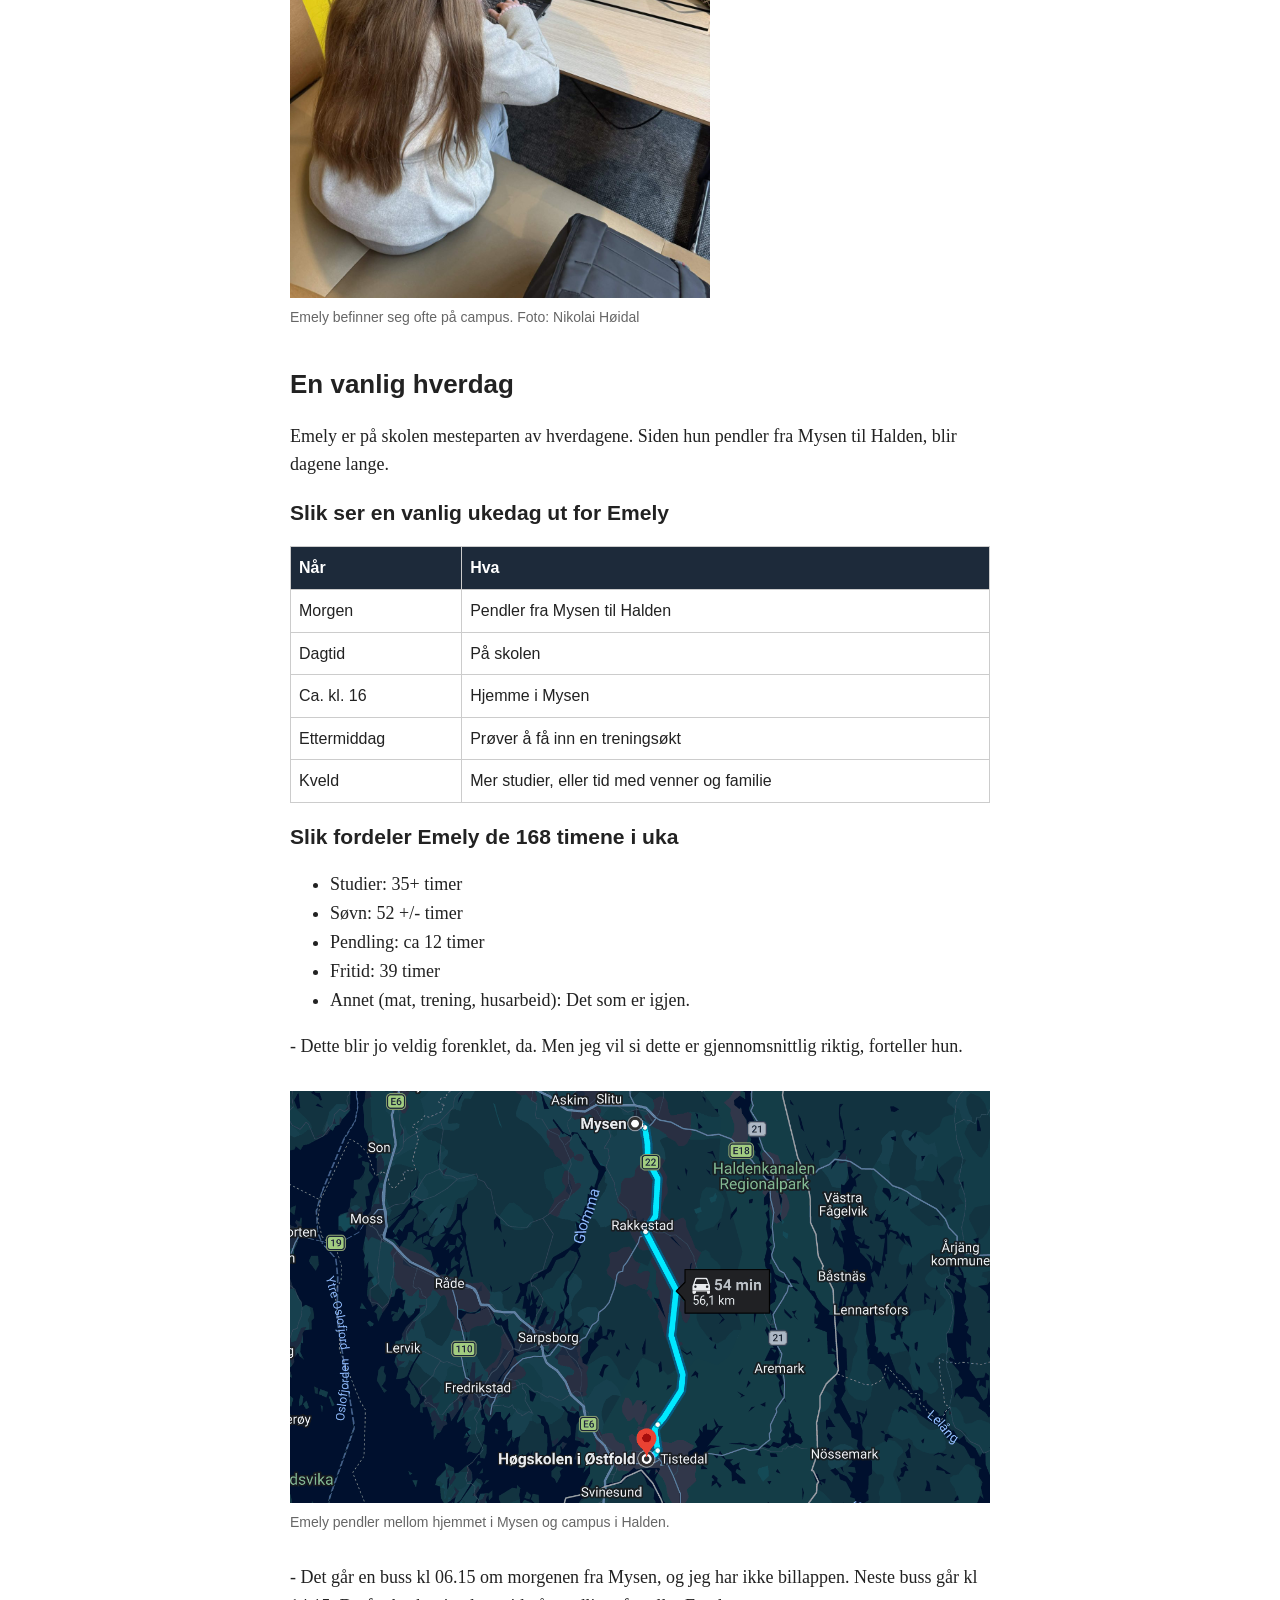
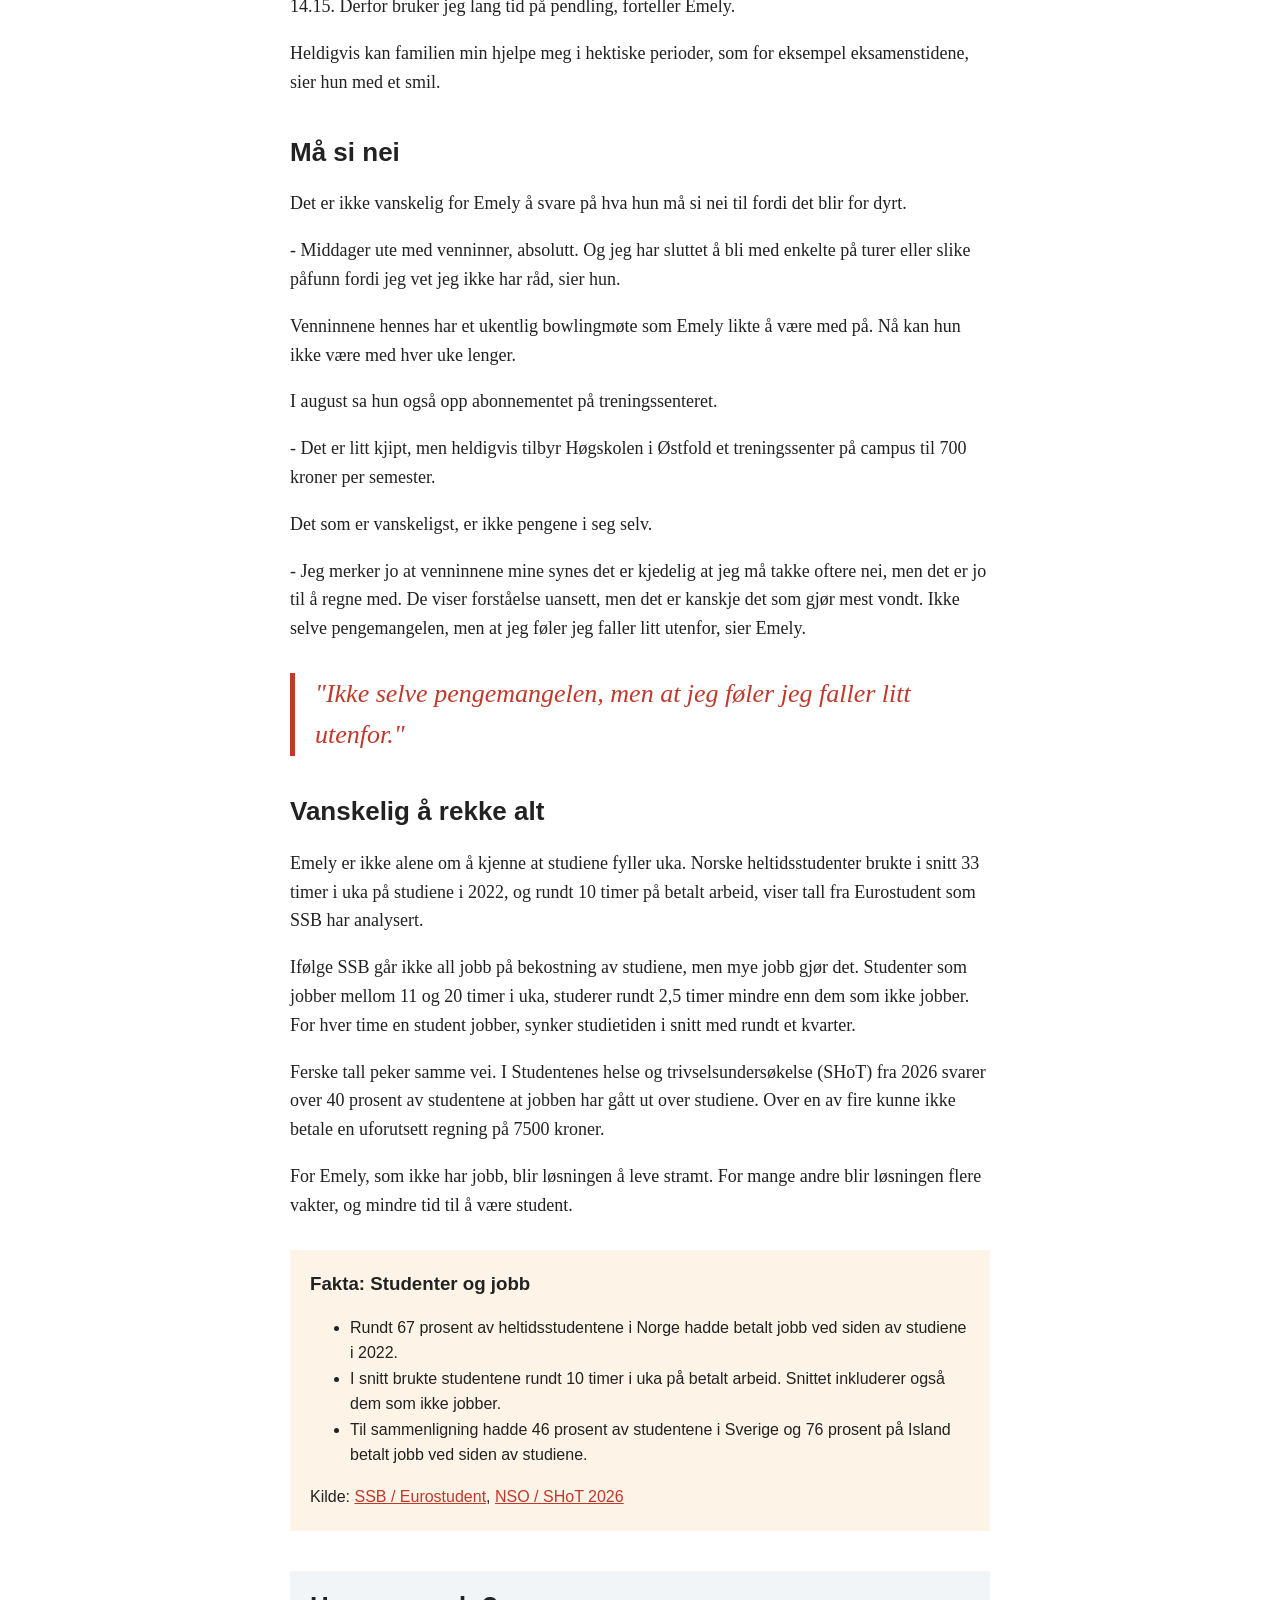
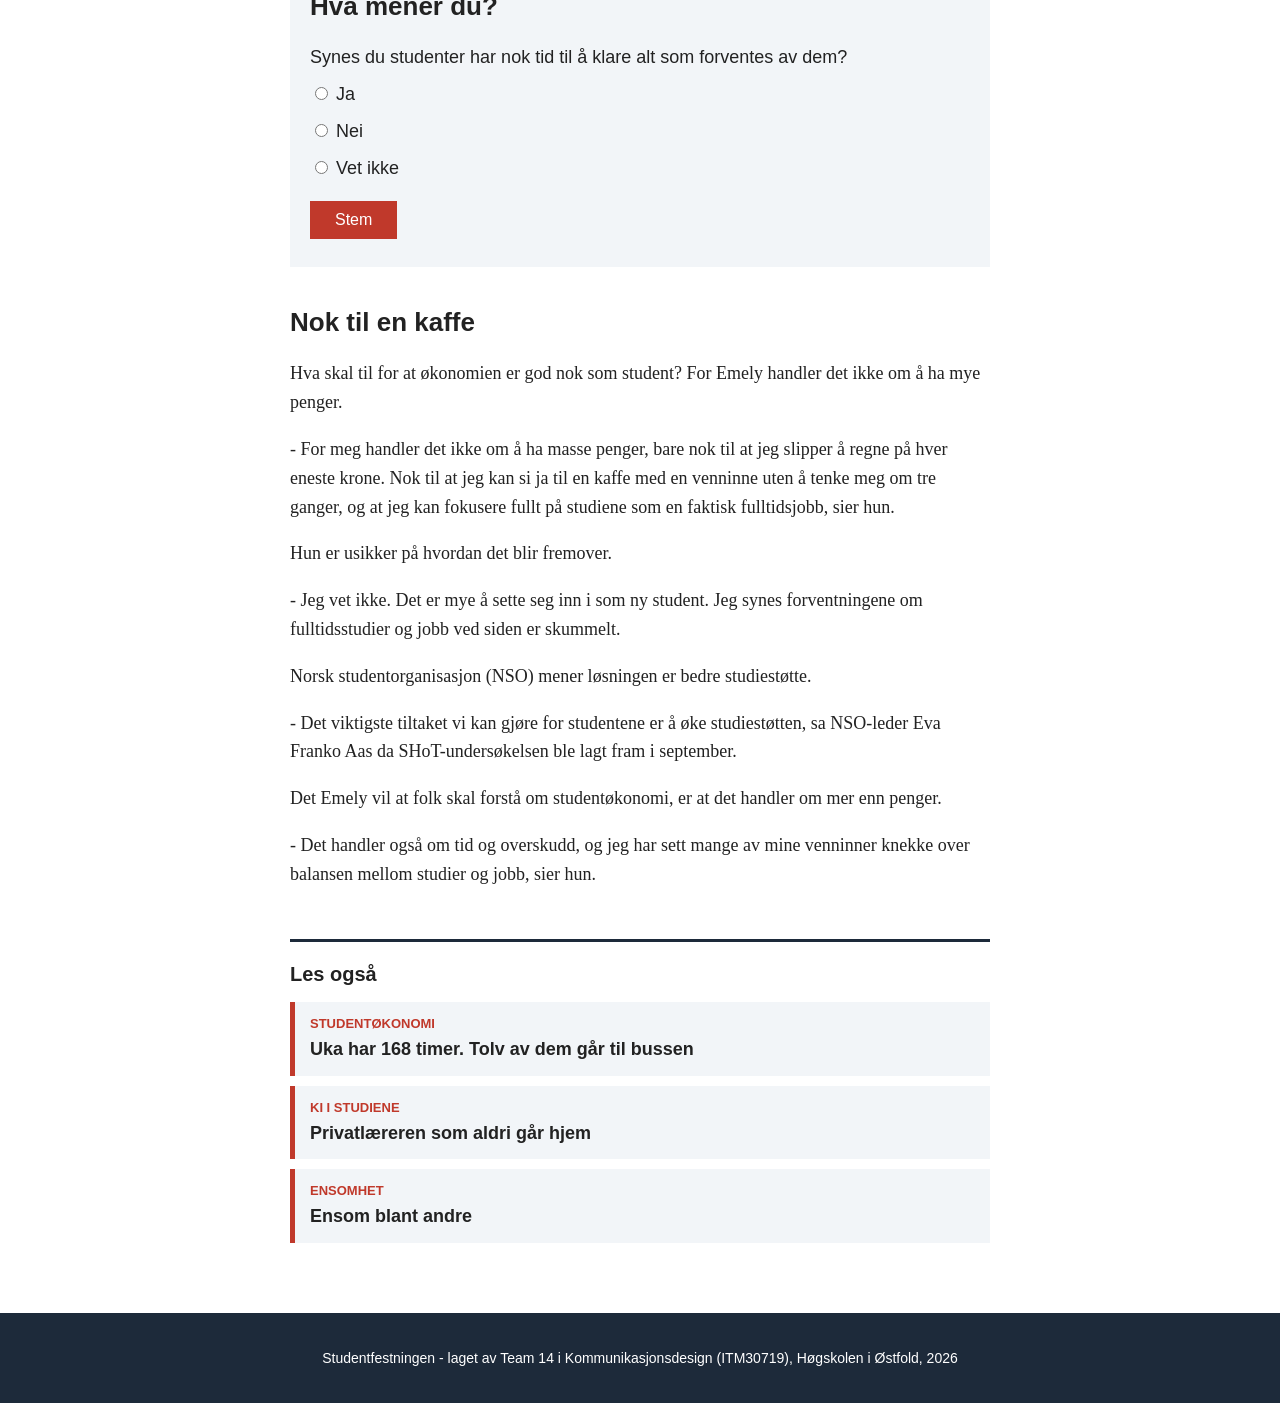
<file: portefolje/xl-studentokonomi.html>
<!DOCTYPE html>
<html lang="no">
<head>
    <meta charset="UTF-8">
    <meta name="viewport" content="width=device-width, initial-scale=1.0">
    <meta name="beskrivelse" content="Emely (23) lever på støtten fra Lånekassen, og det er nesten aldri penger igjen når måneden er omme.">
    <title>"Studenter kan ikke ta taxi hver dag?"</title>
    <link rel="stylesheet" href="xl-studentokonomi.css">
    <script defer src="xl-studentokonomi.js"></script>
</head>
<body>
    <header class="topp">
        <p class="logo">Studentfestningen - avisen av studenter for studenter i Halden</p>
        <nav aria-label="Artikler">
            <ul>
                <li><a href="xl-studentokonomi.html" aria-current="page">XL-artikkel</a></li>
                <li><a href="studentokonomi.html">Studentøkonomi</a></li>
                <li><a href="ki.html">KI i studiene</a></li>
                <li><a href="ensomhet.html">Ensomhet</a></li>
            </ul>
        </nav>
    </header>
    <main>
        <article>
            <p class="stikktittel">Studentøkonomi</p>
            <h1>"Studenter kan ikke ta taxi hver dag?"</h1>
            <p class="ingress">Hvordan føles det å faktisk måtte få studentlivet til å gå rundt? Emely (23) lever på støtten fra Lånekassen, og det er nesten aldri penger igjen når måneden er omme.</p>
            <p class="byline">Tekst: Nikolai Høidal, Ephantus Hansen, Tuva Daae Harsem | Foto: Nikolai Høidal | Publisert: 12.10.2026</p>

            <figure>
                <img src="bilder/studentokonomi/hovedbilde.jpg" alt="Emely på vei inn til skolen" style="width: 50%;">
                <figcaption>Emely (23) går første året på digitale medier og design ved Høgskolen i Østfold. Foto: Nikolai Høidal</figcaption>
            </figure>
            <div class="kortversjon">
                <h2>Kort fortalt</h2>
                <!-- <ul>
                    <li>

                    </li>
                </ul> -->
                <ul>
                    <li>Emely (23) har ingen jobb ved siden av studiene og lever på støtten fra Lånekassen.</li>
                    <li>Når husleie, mat og andre faste utgifter er betalt, er det nesten aldri penger igjen.</li>
                    <li>Hun har sluttet å bli med på middager og turer, og føler at hun faller litt utenfor.</li>
                    <li>Rundt to av tre heltidsstudenter jobber ved siden av studiene, ifølge SSB.</li>
                </ul>
            </div>
            <p>Ofte er klokka blitt 16 før Emely er hjemme i Mysen igjen etter en dag på skolen i Halden.</p>
            <p>Emely er 23 år og går første året på digitale medier og design ved Høgskolen i Østfold. Hun bor i leilighet med samboeren sin i Mysen og pendler til campus. I sommer flyttet hun hjemmefra, og siden august har hun levd på støtten fra Lånekassen. Samboeren hjelper til med leie og regninger.</p>
            <p>- Ironisk at jeg flytter når jeg bare har stipend som inntekt, jeg vet, sier Emely.</p>
            <p>Emely er ikke alene om å kjenne på valget mellom jobb og studier. Rundt to av tre heltidsstudenter i Norge hadde betalt jobb ved siden av studiene i 2022, viser den europeiske studentundersøkelsen Eurostudent, ifølge SSB.</p>
            <section>
                <h2>Hvor går pengene?</h2>
                <p>Emely får rundt 12 000 kroner i måneden fra Lånekassen. Bare en mindre del av det er stipend. Resten er lån hun må betale tilbake senere.</p>
                <p>Tabellen viser omtrent hvordan økonomien hennes ser ut i løpet av en måned.</p>
                <table>
                    <tr>
                        <th>Inntekt/utgift</th>
                        <th>Ca. per måned</th>
                    </tr>
                    <tr>
                        <td>Lånekassen</td>
                        <td>12 000 kr</td>
                    </tr>
                    <tr>
                        <td>Jobb</td>
                        <td>0 kr</td>
                    </tr>
                    <tr>
                        <td>Husleie</td>
                        <td>5 500 kr</td>
                    </tr>
                    <tr>
                        <td>Mat</td>
                        <td>Under 2 500 kr</td>
                    </tr>
                    <tr>
                        <td>Transport, forsikring og telefon</td>
                        <td>1 500-2 000 kr</td>
                    </tr>
                    <tr>
                        <td>Andre utgifter</td>
                        <td>1000 +/- kr</td>
                    </tr>
                    <tr class="igjen">
                        <td>Igjen</td>
                        <td>Nesten aldri noe</td>
                    </tr>
                </table>
                <p>Emely har ikke satt opp noe budsjett.</p>
                <p>- Jeg føler jeg har nokså grei kontroll over økonomien. Jeg lever enkelt, selv om jeg så og si aldri kan si jeg har god råd, sier hun.</p>
                <p>Et par ganger har hun lånt penger av foreldrene sine, da husleien og en uventet regning kom samtidig.</p>
                <p>- Jeg prøver å unngå det, men noen ganger går det ikke an annerledes.</p>
                <p>Hun har ennå ikke opplevd å mangle penger til noe helt nødvendig. Men hun regner med at det vil komme hvis hun ikke skaffer seg en jobb.</p>
            </section>
            <!-- <section>
                skrive noe her
            </section> -->
            <section>
                <h2>Jobb eller studier?</h2>
                <p>Emely forteller at studiene tar mye av tiden hennes, og at hun ikke alltid er den beste til å prioritere tiden sin.</p>
                <p>- Jeg fikk høre mye av både studenter og forelesere at man må regne med studiene som en fulltidsjobb, og det skremte meg litt, sier hun.</p>
                <p>Valget mellom jobb og studier gir mye grubling. Noen ganger føler hun seg lat eller utakknemlig fordi hun kjenner på stress rundt forventningen om både gode resultater og jobb ved siden av.</p>
                <p>- Men jeg prøver å være snill med meg selv, sier Emely. Hun nevner også at hun kan slite psykisk, men vil ikke gå inn i detaljer rundt dette.</p>
                <blockquote>
                    <p>"Jeg føler at for mange så må det være enten eller; gode karakterer, eller god råd."</p>
                </blockquote>
            </section>
            <figure>
                <img src="bilder/studentokonomi/campus.jpg" alt="Emely på campus i Halden" style="width: 60%;">
                <figcaption>Emely befinner seg ofte på campus. Foto: Nikolai Høidal</figcaption>
            </figure>
            <section>
                <h2>En vanlig hverdag</h2>
                <p>Emely er på skolen mesteparten av hverdagene. Siden hun pendler fra Mysen til Halden, blir dagene lange.</p>
                <h3>Slik ser en vanlig ukedag ut for Emely</h3>
                <table>
                    <tr>
                        <th>Når</th>
                        <th>Hva</th>
                    </tr>
                    <tr>
                        <td>Morgen</td>
                        <td>Pendler fra Mysen til Halden</td>
                    </tr>
                    <tr>
                        <td>Dagtid</td>
                        <td>På skolen</td>
                    </tr>
                    <tr>
                        <td>Ca. kl. 16</td>
                        <td>Hjemme i Mysen</td>
                    </tr>
                    <tr>
                        <td>Ettermiddag</td>
                        <td>Prøver å få inn en treningsøkt</td>
                    </tr>
                    <tr>
                        <td>Kveld</td>
                        <td>Mer studier, eller tid med venner og familie</td>
                    </tr>
                </table>
                <h3>Slik fordeler Emely de 168 timene i uka</h3>
                <ul>
                    <li>Studier: 35+ timer</li>
                    <li>Søvn: 52 +/- timer</li>
                    <li>Pendling: ca 12 timer</li>
                    <li>Fritid: 39 timer</li>
                    <li>Annet (mat, trening, husarbeid): Det som er igjen.</li>
                </ul>
                <p>- Dette blir jo veldig forenklet, da. Men jeg vil si dette er gjennomsnittlig riktig, forteller hun.</p>
                <figure>
                    <img src="bilder/studentokonomi/kart.png" alt="Kart som viser Emelys vei mellom Mysen og Halden">
                    <figcaption>Emely pendler mellom hjemmet i Mysen og campus i Halden.</figcaption>
                </figure>
                <p>- Det går en buss kl 06.15 om morgenen fra Mysen, og jeg har ikke billappen. Neste buss går kl 14.15. Derfor bruker jeg lang tid på pendling, forteller Emely.</p>
                <p>Heldigvis kan familien min hjelpe meg i hektiske perioder, som for eksempel eksamenstidene, sier hun med et smil.</p>
            </section>
            <section>
                <h2>Må si nei</h2>
                <p>Det er ikke vanskelig for Emely å svare på hva hun må si nei til fordi det blir for dyrt.</p>
                <p>- Middager ute med venninner, absolutt. Og jeg har sluttet å bli med enkelte på turer eller slike påfunn fordi jeg vet jeg ikke har råd, sier hun.</p>
                <p>Venninnene hennes har et ukentlig bowlingmøte som Emely likte å være med på. Nå kan hun ikke være med hver uke lenger.</p>
                <p>I august sa hun også opp abonnementet på treningssenteret.</p>
                <p>- Det er litt kjipt, men heldigvis tilbyr Høgskolen i Østfold et treningssenter på campus til 700 kroner per semester.</p>
                <p>Det som er vanskeligst, er ikke pengene i seg selv.</p>
                <p>- Jeg merker jo at venninnene mine synes det er kjedelig at jeg må takke oftere nei, men det er jo til å regne med. De viser forståelse uansett, men det er kanskje det som gjør mest vondt. Ikke selve pengemangelen, men at jeg føler jeg faller litt utenfor, sier Emely.</p>
                <blockquote>
                    <p>"Ikke selve pengemangelen, men at jeg føler jeg faller litt utenfor."</p>
                </blockquote>
            </section>
            <!-- <article>
                skrive her
            </article> -->
            <section>
                <h2>Vanskelig å rekke alt</h2>
                <p>Emely er ikke alene om å kjenne at studiene fyller uka. Norske heltidsstudenter brukte i snitt 33 timer i uka på studiene i 2022, og rundt 10 timer på betalt arbeid, viser tall fra Eurostudent som SSB har analysert.</p>
                <p>Ifølge SSB går ikke all jobb på bekostning av studiene, men mye jobb gjør det. Studenter som jobber mellom 11 og 20 timer i uka, studerer rundt 2,5 timer mindre enn dem som ikke jobber. For hver time en student jobber, synker studietiden i snitt med rundt et kvarter.</p>
                <p>Ferske tall peker samme vei. I Studentenes helse og trivselsundersøkelse (SHoT) fra 2026 svarer over 40 prosent av studentene at jobben har gått ut over studiene. Over en av fire kunne ikke betale en uforutsett regning på 7500 kroner.</p>
                <p>For Emely, som ikke har jobb, blir løsningen å leve stramt. For mange andre blir løsningen flere vakter, og mindre tid til å være student.</p>
                <div class="faktaboks">
                    <h3>Fakta: Studenter og jobb</h3>
                    <ul>
                        <li>Rundt 67 prosent av heltidsstudentene i Norge hadde betalt jobb ved siden av studiene i 2022.</li>
                        <li>I snitt brukte studentene rundt 10 timer i uka på betalt arbeid. Snittet inkluderer også dem som ikke jobber.</li>
                        <li>Til sammenligning hadde 46 prosent av studentene i Sverige og 76 prosent på Island betalt jobb ved siden av studiene.</li>
                    </ul>
                    <p>Kilde: <a href="https://www.ssb.no/utdanning/hoyere-utdanning/artikler/mye-jobb-forer-til-mindre-studietid--men-ikke-all-jobb-gar-pa-bekostning-av-studiene">SSB / Eurostudent</a>, <a href="https://student.no/aktuelt/pressemeldinger/et-steg-i-riktig-retning-men-ikke-i-mal">NSO / SHoT 2026</a></p>
                </div>
            </section>
            <section class="avstemning">
                <h2>Hva mener du?</h2>
                <form>
                    <p>Synes du studenter har nok tid til å klare alt som forventes av dem?</p>
                    <p>
                        <input type="radio" id="ja" name="svar" value="ja">
                        <label for="ja">Ja</label>
                    </p>
                    <p>
                        <input type="radio" id="nei" name="svar" value="nei">
                        <label for="nei">Nei</label>
                    </p>
                    <p>
                        <input type="radio" id="vetikke" name="svar" value="vet ikke">
                        <label for="vetikke">Vet ikke</label>
                    </p>
                    <button type="submit">Stem</button>
                    <p id="avstemning-svar" aria-live="polite"></p>
                </form>
            </section>
            <!-- <section>
                skrive noe her
            </section> -->
            <section>
                <h2>Nok til en kaffe</h2>
                <p>Hva skal til for at økonomien er god nok som student? For Emely handler det ikke om å ha mye penger.</p>
                <p>- For meg handler det ikke om å ha masse penger, bare nok til at jeg slipper å regne på hver eneste krone. Nok til at jeg kan si ja til en kaffe med en venninne uten å tenke meg om tre ganger, og at jeg kan fokusere fullt på studiene som en faktisk fulltidsjobb, sier hun.</p>
                <p>Hun er usikker på hvordan det blir fremover.</p>
                <p>- Jeg vet ikke. Det er mye å sette seg inn i som ny student. Jeg synes forventningene om fulltidsstudier og jobb ved siden er skummelt.</p>
                <p>Norsk studentorganisasjon (NSO) mener løsningen er bedre studiestøtte.</p>
                <p>- Det viktigste tiltaket vi kan gjøre for studentene er å øke studiestøtten, sa NSO-leder Eva Franko Aas da SHoT-undersøkelsen ble lagt fram i september.</p>
                <p>Det Emely vil at folk skal forstå om studentøkonomi, er at det handler om mer enn penger.</p>
                <p>- Det handler også om tid og overskudd, og jeg har sett mange av mine venninner knekke over balansen mellom studier og jobb, sier hun.</p>
            </section>
        </article>

        <nav class="les-ogsa" aria-label="Les også">
            <h2>Les også</h2>
            <ul>
                <li><a href="studentokonomi.html"><span>Studentøkonomi</span>Uka har 168 timer. Tolv av dem går til bussen</a></li>
                <li><a href="ki.html"><span>KI i studiene</span>Privatlæreren som aldri går hjem</a></li>
                <li><a href="ensomhet.html"><span>Ensomhet</span>Ensom blant andre</a></li>
            </ul>
        </nav>
    </main>
    <footer>
        <p>Studentfestningen - laget av Team 14 i Kommunikasjonsdesign (ITM30719), Høgskolen i Østfold, 2026</p>
    </footer>
</body>
</html>
</file>
<file: style.css>
body {
    margin: 0;
    font-family: Georgia, "Times New Roman", serif;
    font-size: 18px;
    line-height: 1.6;
    color: #222222;
    background-color: #ffffff;
}
a {
    color: #c0392b;
}

header {
    background-color: #1d2a3a;
    color: #ffffff;
    padding: 15px 20px;
    display: flex;
    justify-content: space-between;
    align-items: center;
}

.logo {
    margin: 0;
    font-family: Arial, Helvetica, sans-serif;
    font-size: 24px;
    font-weight: bold;
}

nav ul {
    margin: 0;
    padding: 0;
    list-style: none;
    display: flex;
    gap: 20px;
}

nav a {
    color: #ffffff;
    text-decoration: none;
    font-family: Arial, Helvetica, sans-serif;
    font-size: 16px;
}

nav a:hover {
    text-decoration: underline;
}


main {
    max-width: 700px;
    margin: 0 auto;
    padding: 20px;
}

h1, h2, h3 {
    font-family: Arial, Helvetica, sans-serif;
    line-height: 1.2;
}

h1 {
    font-size: 40px;
    margin: 5px 0 15px 0;
}

h2 {
    font-size: 26px;
    margin-top: 40px;
}

h3 {
    font-size: 20px;
}

.stikktittel {
    margin: 20px 0 0 0;
    color: #c0392b;
    font-family: Arial, Helvetica, sans-serif;
    font-size: 14px;
    font-weight: bold;
    text-transform: uppercase;
}

.ingress {
    font-size: 22px;
    font-weight: bold;
}

.byline {
    color: #666666;
    font-family: Arial, Helvetica, sans-serif;
    font-size: 14px;
    border-top: 1px solid #dddddd;
    padding-top: 10px;
}

figure {
    margin: 30px 0;
}

img {
    width: 100%;
    display: block;
}

figcaption {
    color: #666666;
    font-family: Arial, Helvetica, sans-serif;
    font-size: 14px;
    margin-top: 8px;
}

.kortversjon {
    background-color: #f2f5f8;
    border-left: 5px solid #1d2a3a;
    padding: 5px 20px;
}

.kortversjon h2 {
    font-size: 20px;
    margin-top: 15px;
}

.faktaboks {
    background-color: #fdf3e7;
    padding: 5px 20px;
    margin-top: 30px;
}


blockquote {
    margin: 30px 0;
    padding-left: 20px;
    border-left: 5px solid #c0392b;
    color: #c0392b;
    font-size: 26px;
    font-style: italic;
}

table {
    width: 100%;
    border-collapse: collapse;
    margin: 20px 0;
    font-family: Arial, Helvetica, sans-serif;
    font-size: 16px;
}

th, td {
    border: 1px solid #cccccc;
    padding: 8px;
    text-align: left;
}

th {
    background-color: #1d2a3a;
    color: #ffffff;
}


.igjen {
    font-weight: bold;
    background-color: #fdf3e7;
}


.ukeplan {
    overflow-x: auto;
}
.avstemning {
    background-color: #f2f5f8;
    padding: 5px 20px 20px 20px;
    margin-top: 40px;
    font-family: Arial, Helvetica, sans-serif;
}

.avstemning h2 {
    margin-top: 15px;
}

.avstemning p {
    margin: 8px 0;
}

button {
    background-color: #c0392b;
    color: #ffffff;
    border: none;
    padding: 10px 25px;
    margin-top: 10px;
    font-size: 16px;
    cursor: pointer;
}

button:hover {
    background-color: #96281b;
}

footer {
    background-color: #1d2a3a;
    color: #ffffff;
    text-align: center;
    padding: 20px;
    margin-top: 40px;
    font-family: Arial, Helvetica, sans-serif;
    font-size: 14px;
}
@media (max-width: 600px) {
    body {
        font-size: 16px;
    }

    header {
        flex-direction: column;
        gap: 10px;
    }

    h1 {
        font-size: 30px;
    }

    .ingress {
        font-size: 19px;
    }

    blockquote {
        font-size: 22px;
    }

    table {
        font-size: 14px;
    }

    th, td {
        padding: 5px;
    }
}
</file>
<file: styles.css>
/* stil */
* {
  box-sizing: border-box;
}

body {
  margin: 0;
  font-family: Arial, sans-serif;
  color: #222;
  line-height: 1.6;
}

a {
  color: inherit;
}

h1, h2, h3 {
  line-height: 1.1;
}

/* Røde ord i overskriftene */
h1 em, h2 em, h2 span {
  font-style: normal;
  color: #d6001c;
}

/* Små røde titler over overskriftene */
.eyebrow {
  color: #d6001c;
  font-size: 13px;
  font-weight: bold;
}

/* Rød lese-linje øverst (styres av script.js) */
#progress {
  position: fixed;
  top: 0;
  left: 0;
  height: 4px;
  background: #d6001c;
}

/* "Hopp til innhold" vises bare med tastatur */
.skip {
  position: absolute;
  top: -100px;
}

.skip:focus {
  top: 10px;
  background: #fff;
  padding: 10px;
}

/* Toppmenyy  */
.site-header {
  display: flex;
  align-items: center;
  justify-content: space-between;
  padding: 15px 40px;
  border-bottom: 1px solid #ddd;
}

.brand {
  text-decoration: none;
  font-weight: bold;
}

.brand-icon {
  background: #d6001c;
  color: #fff;
  padding: 4px 8px;
  margin-right: 8px;
}

.site-header nav a {
  margin: 0 10px;
  font-weight: bold;
  text-decoration: none;
}

.status {
  background: #000;
  color: #fff;
  font-size: 12px;
  padding: 4px 8px;
}

/* Hovedoppsl
ag = */
.hero {
  display: grid;
  grid-template-columns: 1fr 1fr;
  padding: 60px 100px;
}

.hero h1 {
  font-size: 64px;
  margin: 0 0 20px;
}

.hero-lede {
  font-size: 20px;
  font-weight: bold;
}

.byline {
  border-top: 1px solid #ddd;
  border-bottom: 1px solid #ddd;
  padding: 10px 0;
  font-size: 14px;
}

.explore,
.return {
  display: inline-block;
  margin-top: 20px;
  padding: 10px 20px;
  background: #d6001c;
  color: #fff;
  font-weight: bold;
  text-decoration: none;
  border-radius: 20px;
}

.hero-footnote {
  font-size: 12px;
  color: #777;
}

/* Illustrasjonen: rød sirkel og to "kvitteringer" */
.hero-art {
  position: relative;
  min-height: 420px;
}

.hero-circle {
  position: absolute;
  top: 80px;
  left: 20%;
  width: 250px;
  height: 250px;
  border-radius: 50%;
  background: #d6001c;
  color: #fff;
  font-size: 100px;
  font-weight: bold;
  text-align: center;
  padding-top: 40px;
}

.hero-circle small {
  display: block;
  font-size: 16px;
}

.ticket {
  position: absolute;
  z-index: 2;
  width: 160px;
  padding: 12px;
  background: #fff;
  border: 2px solid #000;
}

.ticket-top {
  top: 20px;
  right: 0;
}

.ticket-bottom {
  bottom: 20px;
  left: 0;
}

.ticket strong {
  display: block;
  font-size: 32px;
}

.ticket span,
.ticket small {
  display: block;
  font-size: 11px;
  font-weight: bold;
}

/* Gul infoboks  */
.prototype-banner {
  background: #fff7d6;
  border-left: 6px solid #f2c200;
  padding: 20px 100px;
}

.prototype-banner strong {
  display: block;
}

/* Kapitler  */
.chapter {
  padding: 70px 100px;
}

.chapter-number {
  display: inline-block;
  background: #d6001c;
  color: #fff;
  font-weight: bold;
  padding: 4px 10px;
  margin-bottom: 25px;
}

.intro-grid,
.choice-grid,
.context-grid {
  display: grid;
  grid-template-columns: 1fr 1fr;
  gap: 50px;
}

.chapter h2,
.ending h2 {
  font-size: 50px;
  margin: 0;
}

/* Brødtekst i serif, som i en avis */
.readable,
.context-grid p,
.ending p {
  font-family: Georgia, serif;
  font-size: 18px;
}

.source-note {
  background: #f3f3f3;
  border-left: 4px solid #000;
  padding: 15px;
  font-family: Arial, sans-serif;
  font-size: 14px;
}

/* Grått felt med ord */
.visual-break {
  position: relative;
  height: 250px;
  margin-top: 50px;
  background: #f3f3f3;
  overflow: hidden;
}

.center-stamp {
  position: absolute;
  top: 50px;
  left: calc(50% - 75px);
  width: 150px;
  height: 150px;
  border-radius: 50%;
  background: #d6001c;
  color: #fff;
  font-size: 20px;
  font-weight: bold;
  text-align: center;
  padding-top: 45px;
}

.float-word {
  position: absolute;
  font-size: 50px;
  font-weight: bold;
  color: #ddd;
}

.fw1 { left: 5%; top: 5%; }
.fw2 { right: 5%; top: 5%; }
.fw3 { left: 5%; bottom: 5%; }
.fw4 { right: 5%; bottom: 5%; }

/* Budsjettet */
.dark-section {
  background: #1b1b1b;
  color: #fff;
}

.dark-section .eyebrow,
.dark-section h2 em {
  color: #ff5a6e;
}

.dark-section h2 {
  font-size: 50px;
  margin: 0;
}

.demo-label {
  display: inline-block;
  background: #f2c200;
  color: #000;
  font-size: 12px;
  font-weight: bold;
  padding: 5px 10px;
  margin: 30px 0 10px;
}

.budget-panel {
  display: grid;
  grid-template-columns: 1fr 1fr;
}

.budget-controls {
  background: #2a2a2a;
  padding: 30px;
}

.budget-results {
  background: #fff;
  color: #000;
  padding: 30px;
}

.slider-row label {
  display: flex;
  justify-content: space-between;
  font-weight: bold;
}

.slider-row input {
  width: 100%;
  margin-bottom: 15px;
  accent-color: #d6001c;
}

.reset {
  padding: 8px 16px;
  font-weight: bold;
  cursor: pointer;
}

.remaining {
  font-size: 70px;
  font-weight: bold;
}

/* Rødt tall når utgiftene er større enn inntekten */
.remaining.negative {
  color: #d6001c;
}

/* Stolpediagram – bredden settes av script.js */
.bar-chart {
  display: flex;
  height: 50px;
  /* margin-top: 10px; */
  background: #eee;
}

.bar-rent,   .dot.rent   { background: #000; }
.bar-food,   .dot.food   { background: #d6001c; }
.bar-travel, .dot.travel { background: #f2c200; }
.bar-other,  .dot.other  { background: #888; }
.bar-left,   .dot.left   { background: #ccc; }

.legend span {
  margin-right: 15px;
  font-size: 13px;
}

.dot {
  display: inline-block;
  width: 10px;
  height: 10px;
  margin-right: 5px;
}

.result-meta {
  display: grid;
  grid-template-columns: 1fr 1fr;
  margin-top: 20px;
}

.result-meta strong {
  display: block;
  font-size: 24px;
}

.tiny-note {
  font-size: 12px;
  color: #777;
}

/*  Valgkort  */
.choice-cards {
  display: grid;
  grid-template-columns: 1fr 1fr 1fr;
  gap: 20px;
  margin-top: 50px;
}

.choice-cards article {
  border: 1px solid #ddd;
  border-top: 5px solid #d6001c;
  padding: 20px;
}

.choice-cards span {
  color: #d6001c;
  font-size: 12px;
  font-weight: bold;
}

/* Det større bildet  */
.context-section {
  background: #f3f3f3;
}

.context-section h2 {
  font-size: 50px;
  margin: 0;
}

.pending {
  border-left: 4px solid #d6001c;
  padding-left: 10px;
}

/*Avslutning */
.ending {
  max-width: 800px;
  margin: 0 auto;
  padding: 80px 20px;
  text-align: center;
}

.return {
  background: #000;
}

/*  Bunntekst*/
.footer {
  display: flex;
  justify-content: space-between;
  gap: 40px;
  padding: 30px 100px;
  background: #000;
  color: #fff;
  border-top: 6px solid #d6001c;
}

/* Mobil og nettbrett størrelse */
@media (max-width: 900px) {
  .site-header nav {
    display: none;
  }

  .hero,
  .chapter,
  .prototype-banner,
  .footer {
    padding-left: 20px;
    padding-right: 20px;
  }

  .hero,
  .intro-grid,
  .choice-grid,
  .context-grid,
  .budget-panel,
  .choice-cards {
    grid-template-columns: 1fr;
  }

  .footer {
    flex-direction: column;
  }

  .hero h1 {
    font-size: 42px;
  }

  .chapter h2,
  .dark-section h2,
  .context-section h2,
  .ending h2 {
    font-size: 36px;
  }

  .float-word {
    font-size: 28px;
  }
}
</file>
<file: portefolje/ensomhet.css>
/* Felles avisoppsett (likt i alle artiklene) */
body {
    margin: 0;
    font-family: Georgia, "Times New Roman", serif;
    font-size: 18px;
    line-height: 1.6;
    color: #222222;
    background-color: #ffffff;
}

a {
    color: #c0392b;
}

img {
    display: block;
    width: 100%;
    height: auto;
}

/* Toppmeny */
.topp {
    background-color: #1d2a3a;
    color: #ffffff;
    padding: 15px 20px;
    font-family: Arial, Helvetica, sans-serif;
}

.logo {
    margin: 0 0 8px 0;
    font-size: 22px;
    font-weight: bold;
}

.topp ul {
    margin: 0;
    padding: 0;
    list-style: none;
    display: flex;
    flex-wrap: wrap;
    gap: 10px 20px;
    /* box-shadow: #1d2a3a; */
}

.topp a {
    color: #ffffff;
    text-decoration: none;
    font-size: 16px;
}

.topp a:hover,
.topp a[aria-current="page"] {
    text-decoration: underline;
    text-decoration-color: #c0392b;
    text-decoration-thickness: 3px;
    text-underline-offset: 6px;
}

/* Artikkelen */
main {
    max-width: 700px;
    margin: 0 auto;
    padding: 20px;
}

h1, h2, h3 {
    font-family: Arial, Helvetica, sans-serif;
    line-height: 1.2;
}

h1 {
    font-size: 40px;
    margin: 5px 0 15px 0;
}

h2 {
    font-size: 26px;
    margin-top: 40px;
}

.stikktittel {
    margin: 20px 0 0 0;
    color: #c0392b;
    font-family: Arial, Helvetica, sans-serif;
    font-size: 14px;
    font-weight: bold;
    text-transform: uppercase;
}

.ingress {
    font-size: 22px;
    font-weight: bold;
}

.byline {
    color: #666666;
    /* color: black; */
    font-family: Arial, Helvetica, sans-serif;
    font-size: 14px;
    border-top: 1px solid #dddddd;
    padding-top: 10px;
}

figure {
    margin: 30px 0;
}

figcaption {
    color: #666666;
    /* color: grey; */
    font-family: Arial, Helvetica, sans-serif;
    font-size: 14px;
    margin-top: 8px;
}

blockquote {
    margin: 30px 0;
    padding-left: 20px;
    border-left: 5px solid #c0392b;
    color: #c0392b;
    /* color: purple; */
    font-size: 26px;
    font-style: italic;
    /* font-weight: 100; */
}

.faktaboks {
    background-color: #fdf3e7;
    padding: 5px 20px;
    margin-top: 30px;
    font-family: Arial, Helvetica, sans-serif;
    font-size: 16px;
}

.kilder {
    font-family: Arial, Helvetica, sans-serif;
    font-size: 15px;
    color: #444444;
}

.kilder h2 {
    font-size: 20px;
}

/* Les også (Text): lenker til de andre artiklene */
.les-ogsa {
    margin-top: 50px;
    border-top: 3px solid #1d2a3a;
    font-family: Arial, Helvetica, sans-serif;
}

.les-ogsa h2 {
    font-size: 20px;
    margin-top: 20px;
}

.les-ogsa ul {
    list-style: none;
    margin: 0;
    padding: 0;
}

.les-ogsa li {
    margin-bottom: 10px;
}

.les-ogsa a {
    display: block;
    padding: 12px 15px;
    background-color: #f2f5f8;
    border-left: 5px solid #c0392b;
    color: #222222;
    font-weight: bold;
    text-decoration: none;
    /* margin-top: 40px; */
}

.les-ogsa a:hover {
    background-color: #e4e9ef;
}

.les-ogsa span {
    display: block;
    color: #c0392b;
    font-size: 13px;
    text-transform: uppercase;
}

footer {
    background-color: #1d2a3a;
    color: #ffffff;
    text-align: center;
    padding: 20px;
    margin-top: 40px;
    /* margin-bottom: 30px; */
    font-family: Arial, Helvetica, sans-serif;
    font-size: 14px;
}

@media (max-width: 600px) {
    body {
        font-size: 16px;
    }

    h1 {
        font-size: 30px;
    }

    .ingress {
        font-size: 19px;
    }

    blockquote {
        font-size: 22px;
    }
}

/* ---------- Bare for Ensomhet-artikkelen ---------- */
.portrett img {
    max-width: 320px;
}

.faktaboks h2 {
    font-size: 20px;
    margin-top: 15px;
}
</file>
<file: portefolje/ki.css>
/* Viktig: Felles avisoppsett (likt i alle artiklene)  */
body {
    margin: 0;
    font-family: Georgia, "Times New Roman", serif;
    font-size: 18px;
    line-height: 1.6;
    color: #222222;
    background-color: #ffffff;
}

a {
    color: #c0392b;
}

img {
    display: block;
    width: 100%;
    height: auto;
}

/* Toppmeny */
.topp {
    background-color: #1d2a3a;
    color: #ffffff;
    /* color: #f2f5f8; */
    padding: 15px 20px;
    font-family: Arial, Helvetica, sans-serif;
}

.logo {
    margin: 0 0 8px 0;
    font-size: 22px;
    font-weight: bold;
}

.topp ul {
    margin: 0;
    padding: 0;
    list-style: none;
    display: flex;
    flex-wrap: wrap;
    gap: 10px 20px;
}

.topp a {
    color: #ffffff;
    text-decoration: none;
    font-size: 16px;
}

.topp a:hover,
.topp a[aria-current="page"] {
    text-decoration: underline;
    text-decoration-color: #c0392b;
    text-decoration-thickness: 3px;
    text-underline-offset: 6px;
}

/* Artikkelen */
main {
    max-width: 700px;
    margin: 0 auto;
    padding: 20px;
}

h1, h2, h3 {
    font-family: Arial, Helvetica, sans-serif;
    line-height: 1.2;
    /* line-gap-override: inherit; */
}

h1 {
    font-size: 40px;
    margin: 5px 0 15px 0;
}

h2 {
    font-size: 26px;
    margin-top: 40px;
}

.stikktittel {
    margin: 20px 0 0 0;
    color: #c0392b;
    font-family: Arial, Helvetica, sans-serif;
    font-size: 14px;
    font-weight: bold;
    text-transform: uppercase;
}

.ingress {
    font-size: 22px;
    font-weight: bold;
}

.byline {
    color: #666666;
    font-family: Arial, Helvetica, sans-serif;
    font-size: 14px;
    border-top: 1px solid #dddddd;
    padding-top: 10px;
}

figure {
    margin: 30px 0;
}

figcaption {
    color: #666666;
    font-family: Arial, Helvetica, sans-serif;
    font-size: 14px;
    /* margin-bottom: 10px; */
    margin-top: 8px;
}

blockquote {
    margin: 30px 0;
    padding-left: 20px;
    border-left: 5px solid #c0392b;
    color: #c0392b;
    font-size: 26px;
    font-style: italic;
}

.faktaboks {
    background-color: #fdf3e7;
    padding: 5px 20px;
    margin-top: 30px;
    font-family: Arial, Helvetica, sans-serif;
    font-size: 16px;
}

.kilder {
    font-family: Arial, Helvetica, sans-serif;
    font-size: 15px;
    color: #444444;
}

.kilder h2 {
    font-size: 20px;
}

/* Les også "Text": lenker til de andre artiklene */
.les-ogsa {
    margin-top: 50px;
    /* margin-bottom: auto; */
    border-top: 3px solid #1d2a3a;
    font-family: Arial, Helvetica, sans-serif;
}

.les-ogsa h2 {
    font-size: 20px;
    margin-top: 20px;
}

.les-ogsa ul {
    list-style: none;
    margin: 0;
    padding: 0;
}

.les-ogsa li {
    margin-bottom: 10px;
}

.les-ogsa a {
    display: block;
    padding: 12px 15px;
    background-color: #f2f5f8;
    border-left: 5px solid #c0392b;
    color: #222222;
    font-weight: bold;
    text-decoration: none;
}

.les-ogsa a:hover {
    background-color: #e4e9ef;
}

.les-ogsa span {
    display: block;
    /* display: block; */
    color: #c0392b;
    font-size: 13px;
    text-transform: uppercase;
}

footer {
    background-color: #1d2a3a;
    color: #ffffff;
    text-align: center;
    padding: 20px;
    margin-top: 40px;
    font-family: Arial, Helvetica, sans-serif;
    font-size: 14px;
}

@media (max-width: 600px) {
    body {
        font-size: 16px;
    }

    h1 {
        font-size: 30px;
    }

    .ingress {
        font-size: 19px;
    }

    blockquote {
        font-size: 22px;
    }
}

/* Viktig Bare for KI-artikkelen */
.portrett img {
    max-width: 420px;
}

/* Enkelt søyylediagram */
.diagram {
    background-color: #f2f5f8;
    padding: 5px 20px 20px 20px;
    font-family: Arial, Helvetica, sans-serif;
}

.diagram h3 {
    margin: 15px 0;
    font-size: 18px;
}

.soyler {
    list-style: none;
    margin: 0;
    padding: 0;
}

.soyler li {
    display: grid;
    grid-template-columns: 9.5em 1fr 3em;
    align-items: center;
    gap: 10px;
    margin-bottom: 10px;
    font-size: 15px;
    /* border-bottom: #1d2a3a; */
}

.spor {
    background-color: #dde3ea;
    height: 22px;
}

.soyle {
    display: block;
    height: 100%;
    width: calc(var(--verdi) * 2%);
    background-color: #1d2a3a;
}

.soyler .hoy .soyle {
    background-color: #c0392b;
}

.tall {
    font-weight: bold;
    text-align: right;
}

@media (max-width: 600px) {
    .soyler li {
        grid-template-columns: 7.5em 1fr 2.8em;
        font-size: 13px;
    }
}
</file>
<file: portefolje/studentokonomi.css>
/* Felles avisoppsett (likt i alle artiklene)*/
body {
    margin: 0;
    font-family: Georgia, "Times New Roman", serif;
    font-size: 18px;
    line-height: 1.6;
    /* font-weight: 100; */
    color: #222222;
    background-color: #ffffff;
}

a {
    color: #c0392b;
}

img {
    display: block;
    width: 100%;
    height: auto;
}

/* Toppmeny */
.topp {
    background-color: #1d2a3a;
    color: #ffffff;
    /* color:#dde3ea; */
    padding: 15px 20px;
    font-family: Arial, Helvetica, sans-serif;
}

.logo {
    margin: 0 0 8px 0;
    font-size: 22px;
    font-weight: bold;
}

.topp ul {
    margin: 0;
    padding: 0;
    list-style: none;
    display: flex;
    flex-wrap: wrap;
    gap: 10px 20px;
}

.topp a {
    color: #ffffff;
    text-decoration: none;
    font-size: 16px;
}

.topp a:hover,
.topp a[aria-current="page"] {
    text-decoration: underline;
    text-decoration-color: #c0392b;
    text-decoration-thickness: 3px;
    text-underline-offset: 6px;
}

/* Artikkelen */
main {
    max-width: 700px;
    margin: 0 auto;
    padding: 20px;
}

h1, h2, h3 {
    font-family: Arial, Helvetica, sans-serif;
    line-height: 1.2;
}

h1 {
    font-size: 40px;
    margin: 5px 0 15px 0;
}

h2 {
    font-size: 26px;
    margin-top: 40px;
}

.stikktittel {
    margin: 20px 0 0 0;
    color: #c0392b;
    font-family: Arial, Helvetica, sans-serif;
    font-size: 14px;
    font-weight: bold;
    text-transform: uppercase;
}

.ingress {
    font-size: 22px;
    font-weight: bold;
}

.byline {
    color: #666666;
    font-family: Arial, Helvetica, sans-serif;
    font-size: 14px;
    border-top: 1px solid #dddddd;
    padding-top: 10px;
}

figure {
    margin: 30px 0;
}

figcaption {
    color: #666666;
    font-family: Arial, Helvetica, sans-serif;
    font-size: 14px;
    margin-top: 8px;
    /* padding: auto; */
}

blockquote {
    margin: 30px 0;
    padding-left: 20px;
    border-left: 5px solid #c0392b;
    color: #c0392b;
    font-size: 26px;
    font-style: italic;
}

.faktaboks {
    background-color: #fdf3e7;
    padding: 5px 20px;
    margin-top: 30px;
    font-family: Arial, Helvetica, sans-serif;
    /* font-weight: 200; */
    font-size: 16px;
}

.kilder {
    font-family: Arial, Helvetica, sans-serif;
    font-size: 15px;
    color: #444444;
}

.kilder h2 {
    font-size: 20px;
}

/* Les også: lenker til de andre artiklene */
.les-ogsa {
    margin-top: 50px;
    border-top: 3px solid #1d2a3a;
    font-family: Arial, Helvetica, sans-serif;
    /* font-weight: 200; */
}

.les-ogsa h2 {
    font-size: 20px;
    margin-top: 20px;
}

.les-ogsa ul {
    list-style: none;
    margin: 0;
    padding: 0;
}

.les-ogsa li {
    margin-bottom: 10px;
}

.les-ogsa a {
    display: block;
    padding: 12px 15px;
    background-color: #f2f5f8;
    border-left: 5px solid #c0392b;
    color: #222222;
    font-weight: bold;
    /* font-family: 'Courier New', Courier, monospace; */
    text-decoration: none;
}

.les-ogsa a:hover {
    background-color: #e4e9ef;
}

.les-ogsa span {
    display: block;
    color: #c0392b;
    font-size: 13px;
    text-transform: uppercase;
}

footer {
    background-color: #1d2a3a;
    color: #ffffff;
    text-align: center;
    padding: 20px;
    margin-top: 40px;
    font-family: Arial, Helvetica, sans-serif;
    font-size: 14px;
    /* margin-bottom: 40px; */
}

@media (max-width: 600px) {
    body {
        font-size: 16px;
    }

    h1 {
        font-size: 30px;
    }

    .ingress {
        font-size: 19px;
    }

    blockquote {
        font-size: 22px;
    }
}

/* ---------- Bare for Studentøkonomi-artikkelen ---------- */
.hoyt-bilde {
    max-width: 420px;
}

/* Enkelt søylediagram */
.diagram {
    background-color: #f2f5f8;
    padding: 5px 20px 20px 20px;
    font-family: Arial, Helvetica, sans-serif;
}

.diagram h3 {
    margin: 15px 0;
    font-size: 18px;
}

.soyler {
    list-style: none;
    margin: 0;
    padding: 0;
}

.soyler li {
    display: grid;
    grid-template-columns: 9.5em 1fr 4.5em;
    align-items: center;
    /* display: block; */
    gap: 10px;
    margin-bottom: 10px;
    font-size: 15px;
}

.spor {
    background-color: #dde3ea;
    height: 22px;
}

.soyle {
    display: block;
    height: 100%;
    width: calc(var(--timer) / 52 * 100%);
    background-color: #1d2a3a;
}

.soyler .hoy .soyle {
    background-color: #c0392b;
}

.tall {
    font-weight: bold;
    text-align: right;
}

.videre a {
    font-family: Arial, Helvetica, sans-serif;
    font-weight: bold;
}

@media (max-width: 600px) {
    .soyler li {
        grid-template-columns: 6.5em 1fr 4em;
        font-size: 13px;
    }
}
</file>
<file: portefolje/xl-studentokonomi.css>
/* Felles avisoppsett (likt i alle artiklene)*/
body {
    margin: 0;
    font-family: Georgia, "Times New Roman", serif;
    font-size: 18px;
    /* font-weight: 100; */
    line-height: 1.6;
    color: #222222;
    background-color: #ffffff;
}

a {
    color: #c0392b;
}

img {
    display: block;
    width: 100%;
    height: auto;
}

/* Toppmeny */
.topp {
    background-color: #1d2a3a;
    color: #ffffff;
    padding: 15px 20px;
    /* padding: 13px 14px; */
    font-family: Arial, Helvetica, sans-serif;
}

.logo {
    margin: 0 0 8px 0;
    font-size: 22px;
    font-weight: bold;
}

.topp ul {
    margin: 0;
    padding: 0;
    list-style: none;
    display: flex;
    /* flex-direction: row; */
    flex-wrap: wrap;
    gap: 10px 20px;
}

.topp a {
    color: #ffffff;
    text-decoration: none;
    font-size: 16px;
}

.topp a:hover,
.topp a[aria-current="page"] {
    text-decoration: underline;
    text-decoration-color: #c0392b;
    text-decoration-thickness: 3px;
    text-underline-offset: 6px;
}

/* Artikkelen */
main {
    max-width: 700px;
    margin: 0 auto;
    padding: 20px;
}

h1, h2, h3 {
    font-family: Arial, Helvetica, sans-serif;
    line-height: 1.2;
}

h1 {
    font-size: 40px;
    margin: 5px 0 15px 0;
}

h2 {
    font-size: 26px;
    margin-top: 40px;
}

.stikktittel {
    margin: 20px 0 0 0;
    /* margin-top: 40px; */
    color: #c0392b;
    font-family: Arial, Helvetica, sans-serif;
    font-size: 14px;
    font-weight: bold;
    text-transform: uppercase;
}

.ingress {
    font-size: 22px;
    font-weight: bold;
}

.byline {
    color: #666666;
    font-family: Arial, Helvetica, sans-serif;
    font-size: 14px;
    border-top: 1px solid #dddddd;
    padding-top: 10px;
}

figure {
    margin: 30px 0;
}

figcaption {
    color: #666666;
    font-family: Arial, Helvetica, sans-serif;
    font-size: 14px;
    margin-top: 8px;
}

blockquote {
    margin: 30px 0;
    padding-left: 20px;
    border-left: 5px solid #c0392b;
    color: #c0392b;
    font-size: 26px;
    /* font-family: 'Courier New', Courier, monospace; */
    font-style: italic;
}

.faktaboks {
    background-color: #fdf3e7;
    padding: 5px 20px;
    margin-top: 30px;
    font-family: Arial, Helvetica, sans-serif;
    /* font-size: medium; */
    font-size: 16px;
}

.kilder {
    font-family: Arial, Helvetica, sans-serif;
    font-size: 15px;
    color: #444444;
    /* color: #dddddd; */
}

.kilder h2 {
    font-size: 20px;
}

/* Les også: lenker til de andre artiklene */
.les-ogsa {
    margin-top: 50px;
    border-top: 3px solid #1d2a3a;
    font-family: Arial, Helvetica, sans-serif;
}

.les-ogsa h2 {
    font-size: 20px;
    margin-top: 20px;
}

.les-ogsa ul {
    list-style: none;
    margin: 0;
    padding: 0;
}

.les-ogsa li {
    margin-bottom: 10px;
}

.les-ogsa a {
    display: block;
    padding: 12px 15px;
    background-color: #f2f5f8;
    border-left: 5px solid #c0392b;
    color: #222222;
    font-weight: bold;
    text-decoration: none;
    /* text-decoration: underline; */
}

.les-ogsa a:hover {
    background-color: #e4e9ef;
}

.les-ogsa span {
    display: block;
    color: #c0392b;
    font-size: 13px;
    text-transform: uppercase;
}

footer {
    background-color: #1d2a3a;
    color: #ffffff;
    text-align: center;
    padding: 20px;
    margin-top: 40px;
    font-family: Arial, Helvetica, sans-serif;
    font-size: 14px;
    /* font-weight: 100px; */
}

@media (max-width: 600px) {
    body {
        font-size: 16px;
    }

    h1 {
        font-size: 30px;
    }

    .ingress {
        font-size: 19px;
    }

    blockquote {
        font-size: 22px;
    }
}

/* ---------- Bare for XL-artikkelen ---------- */
.kortversjon {
    background-color: #f2f5f8;
    border-left: 5px solid #1d2a3a;
    padding: 5px 20px;
}

.kortversjon h2 {
    font-size: 20px;
    margin-top: 15px;
}

table {
    width: 100%;
    border-collapse: collapse;
    margin: 20px 0;
    font-family: Arial, Helvetica, sans-serif;
    font-size: 16px;
}

th, td {
    border: 1px solid #cccccc;
    padding: 8px;
    text-align: left;
}

th {
    background-color: #1d2a3a;
    color: #ffffff;
}

.igjen {
    font-weight: bold;
    background-color: #fdf3e7;
}

.ukeplan {
    overflow-x: auto;
}
.avstemning {
    background-color: #f2f5f8;
    padding: 5px 20px 20px 20px;
    margin-top: 40px;
    font-family: Arial, Helvetica, sans-serif;
}

.avstemning h2 {
    margin-top: 15px;
}

.avstemning p {
    margin: 8px 0;
}

button {
    background-color: #c0392b;
    color: #ffffff;
    border: none;
    padding: 10px 25px;
    margin-top: 10px;
    font-size: 16px;
    cursor: pointer;
}

button:hover {
    background-color: #96281b;
}

#avstemning-svar {
    font-weight: bold;
}

@media (max-width: 600px) {
    table {
        font-size: 14px;
    }

    th, td {
        padding: 5px;
    }
}
</file>
